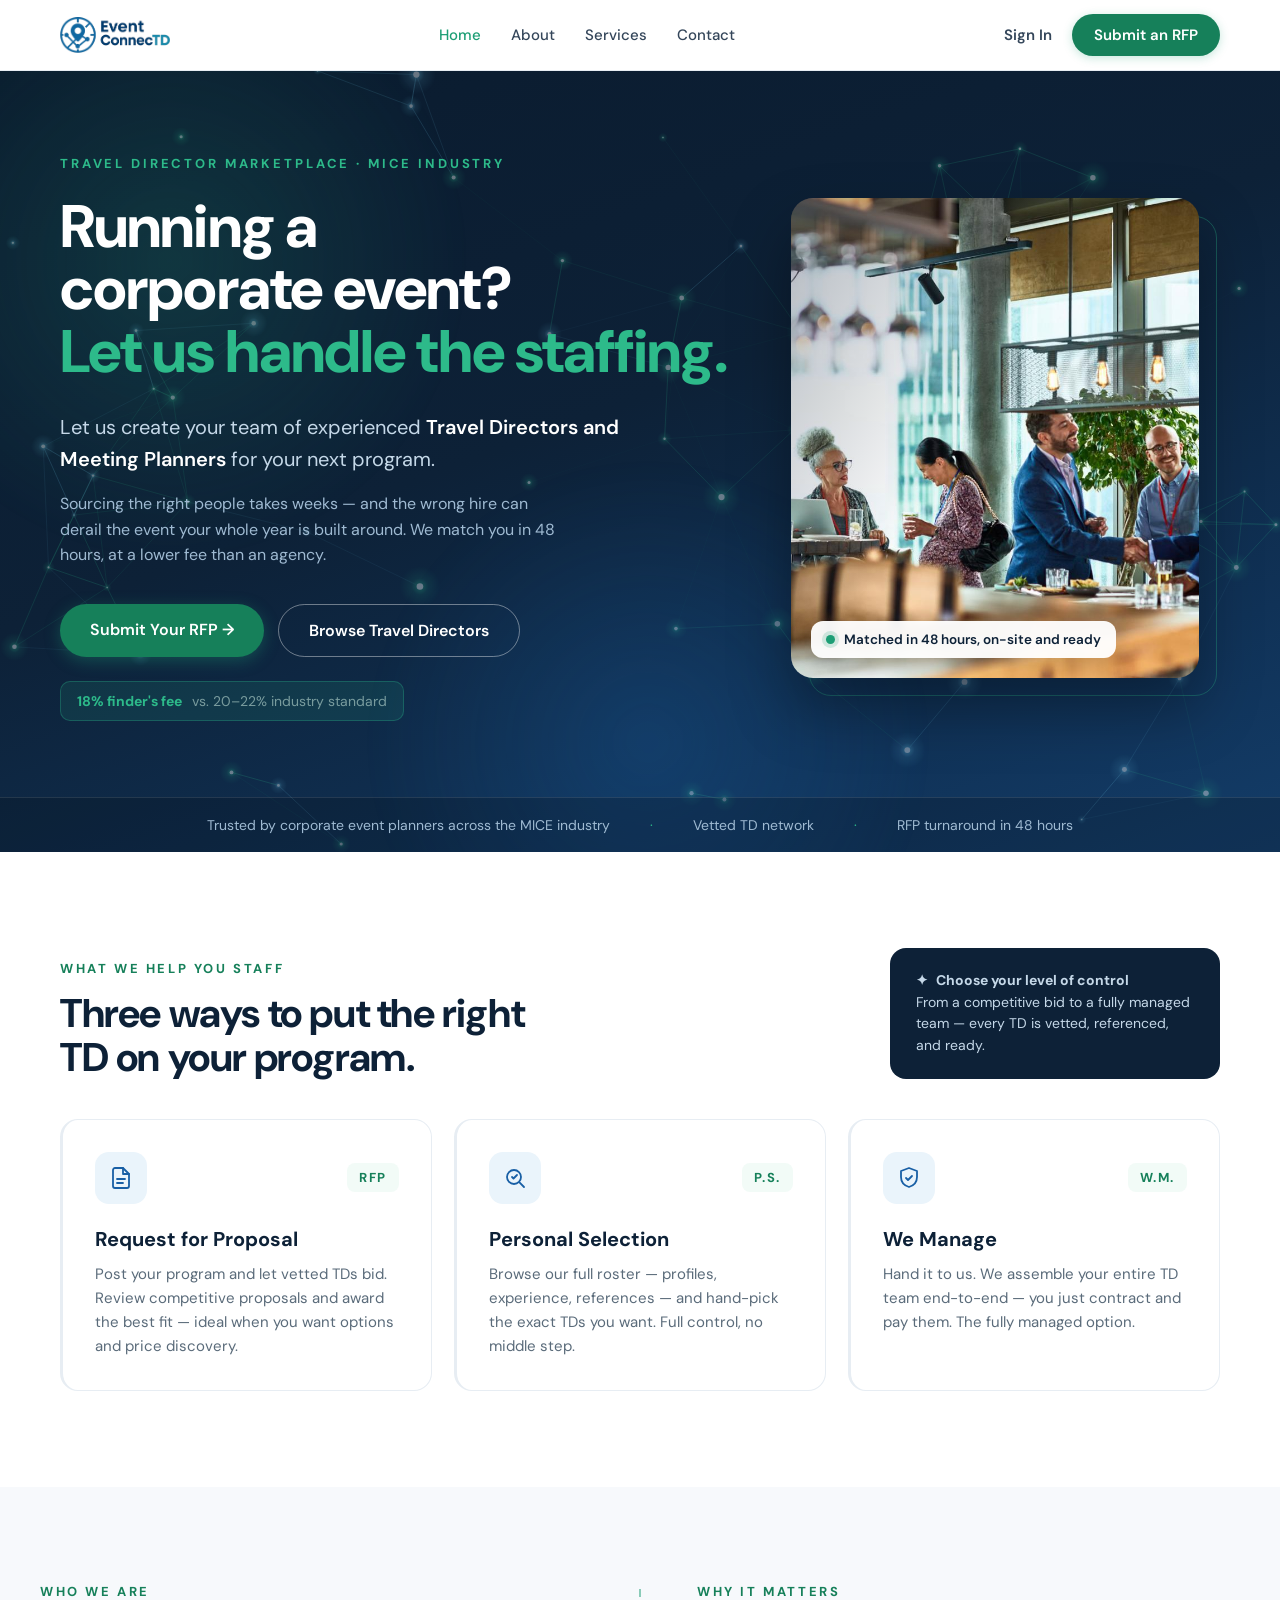
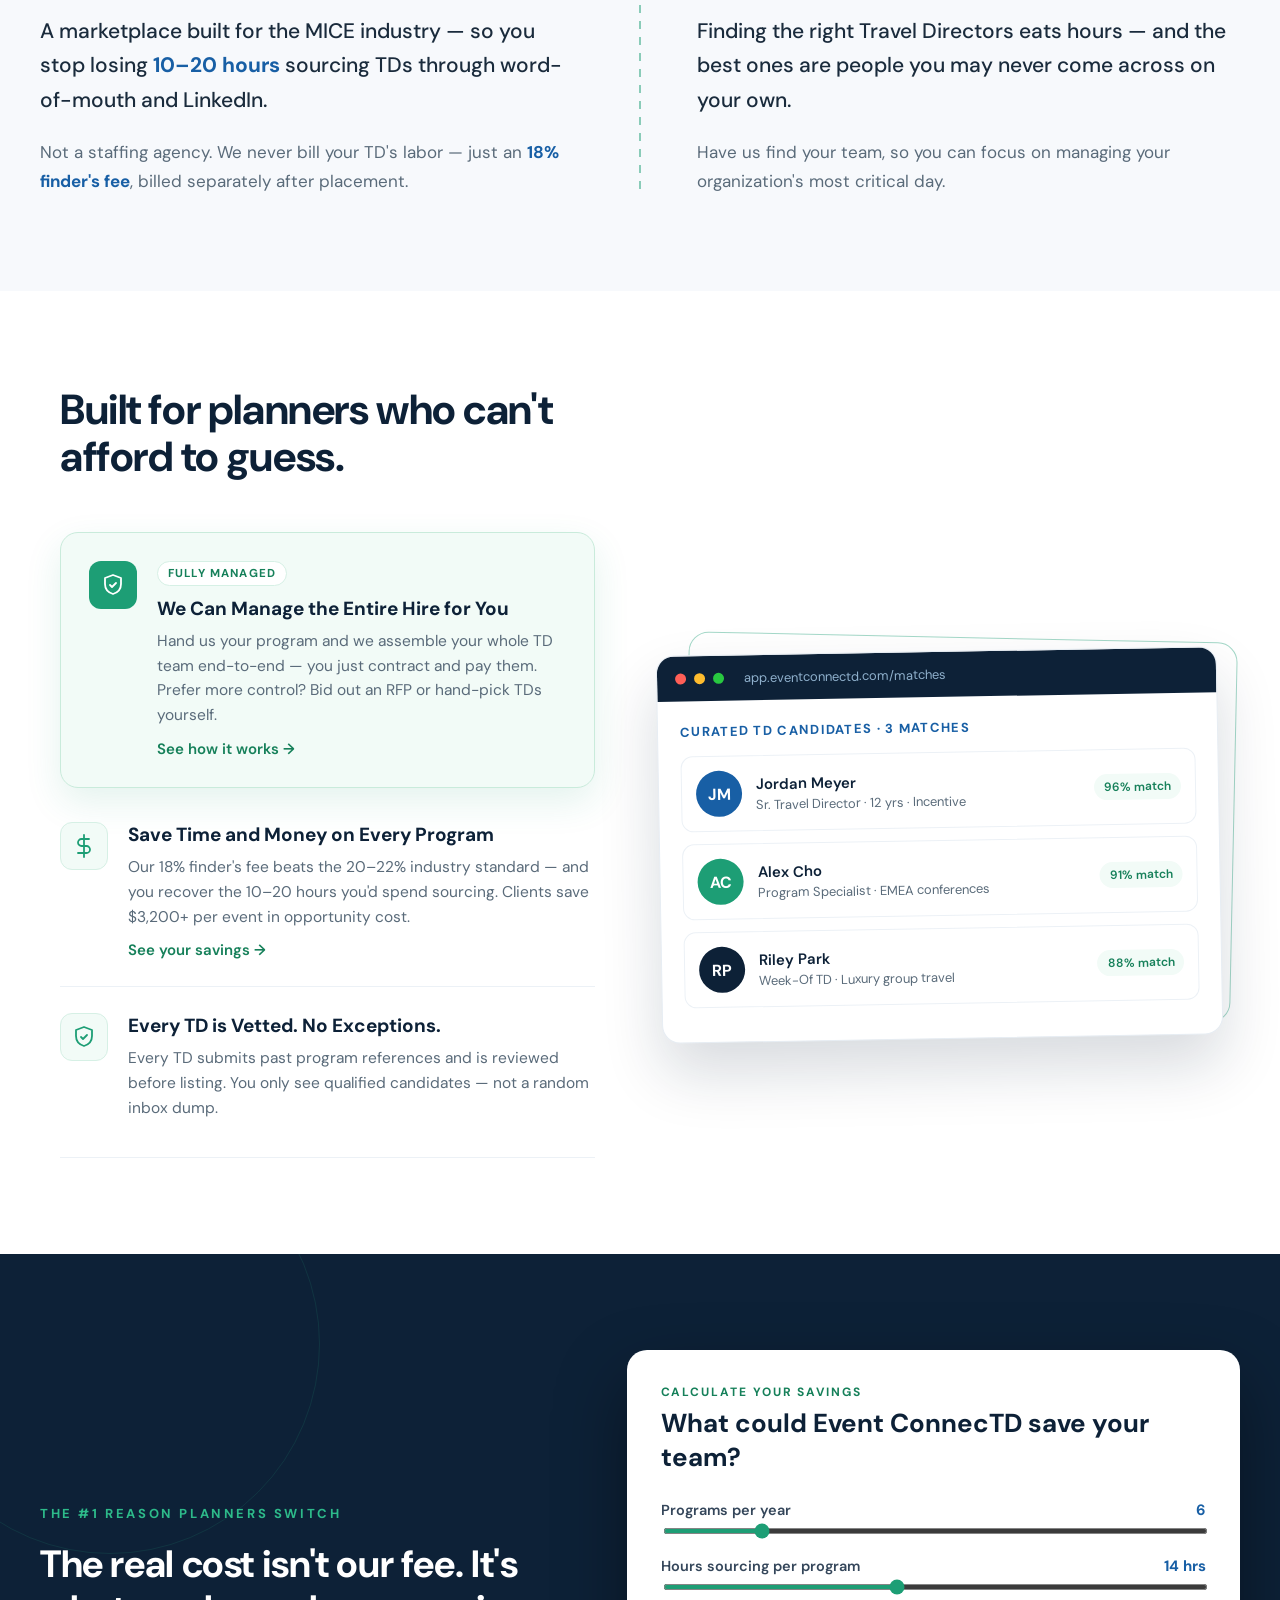
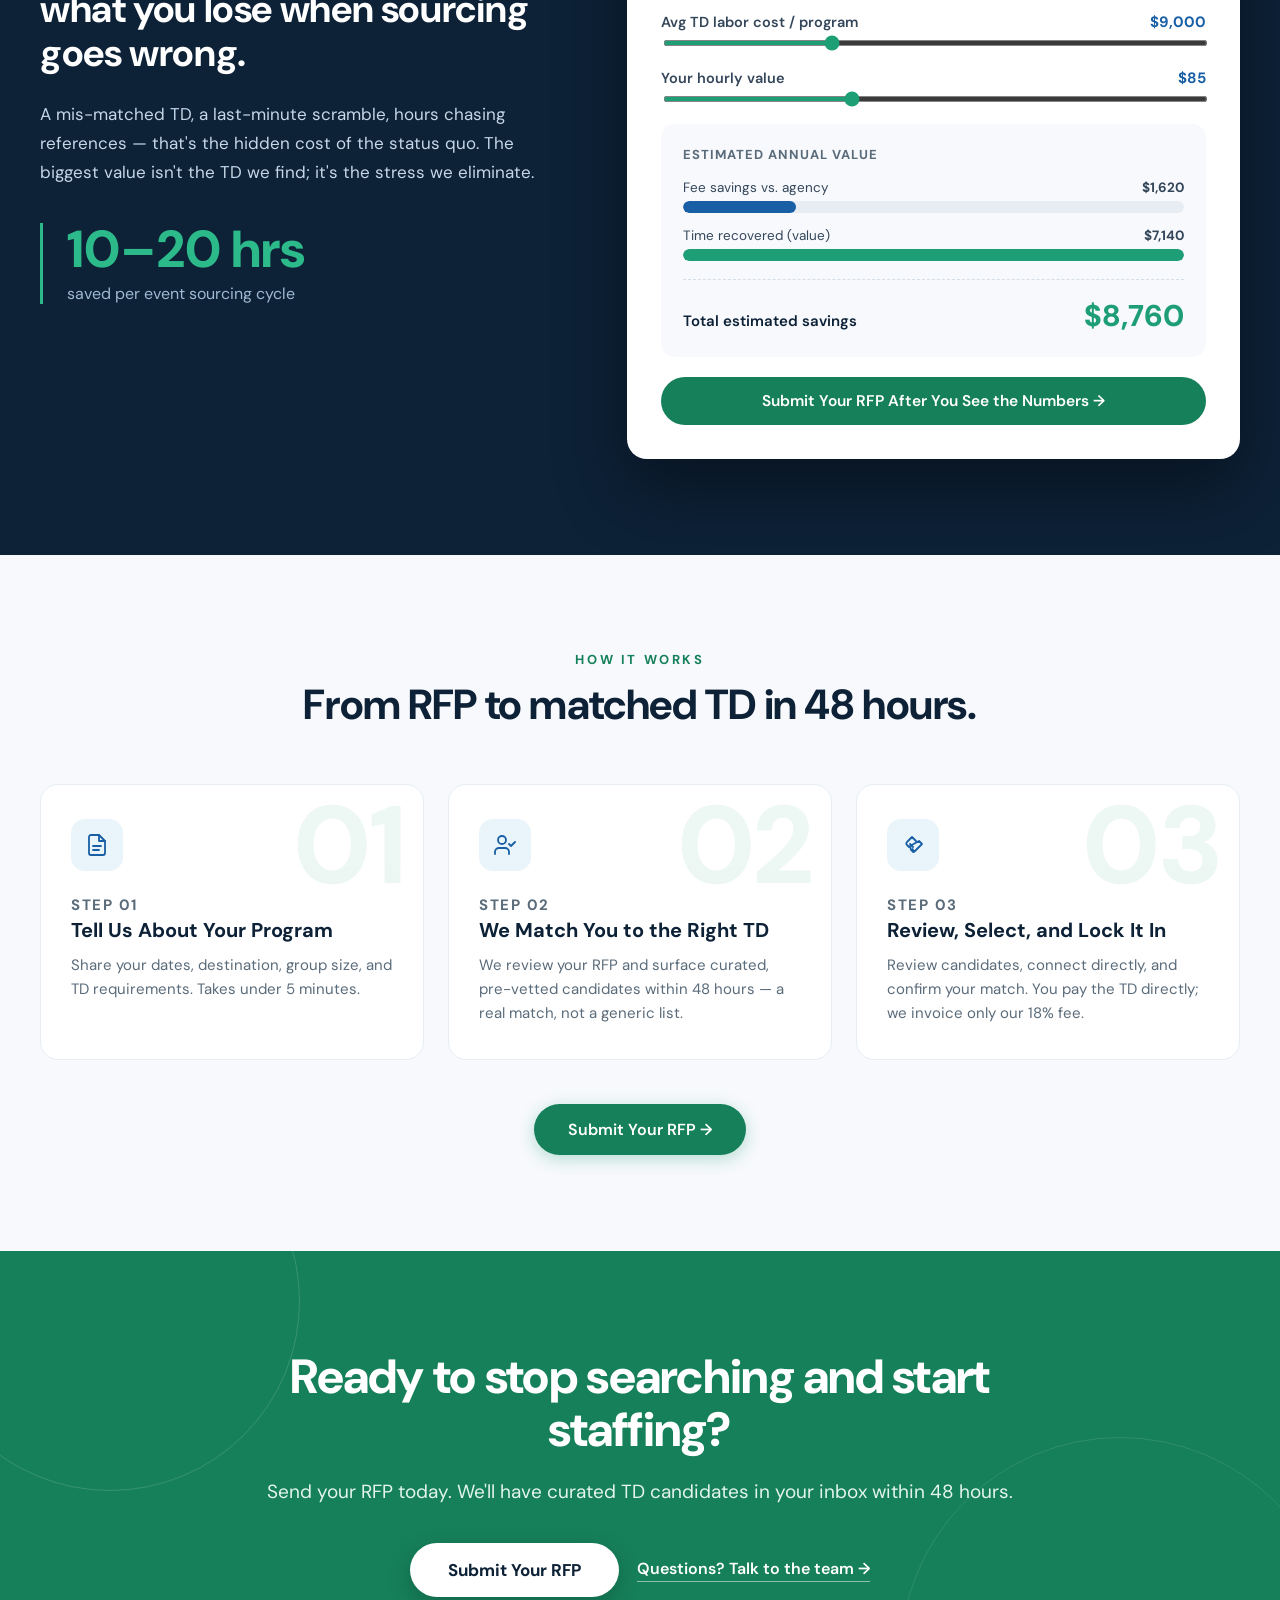
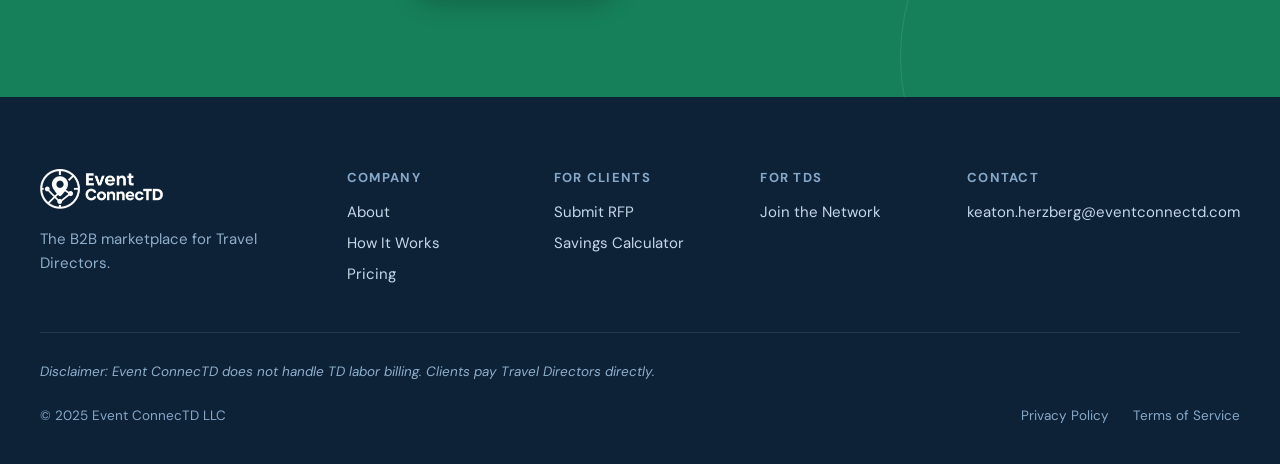
<file: index.html>
<!DOCTYPE html>
<html lang="en">
<head>
<meta charset="utf-8">
<meta name="viewport" content="width=device-width, initial-scale=1">
<title>Hire Travel Directors in 48 Hours | Event ConnecTD</title>
<meta name="description" content="The B2B marketplace for corporate event staffing. Hire vetted Travel Directors and Meeting Planners in 48 hours — 18% finder's fee, no agency markup.">
<link rel="canonical" href="https://eventconnectd.com/">
<link rel="icon" type="image/png" href="favicon.png">
<link rel="apple-touch-icon" href="apple-touch-icon.png">
<meta property="og:type" content="website">
<meta property="og:site_name" content="Event ConnecTD">
<meta property="og:title" content="Hire Travel Directors in 48 Hours | Event ConnecTD">
<meta property="og:description" content="The B2B marketplace for corporate event staffing. Hire vetted Travel Directors and Meeting Planners in 48 hours — 18% finder's fee, no agency markup.">
<meta property="og:url" content="https://eventconnectd.com/">
<meta property="og:image" content="https://eventconnectd.com/og-image.jpg">
<meta name="twitter:card" content="summary_large_image">
<script type="application/ld+json">
{
  "@context": "https://schema.org",
  "@type": "Organization",
  "name": "Event ConnecTD",
  "legalName": "Event ConnecTD LLC",
  "url": "https://eventconnectd.com/",
  "logo": "https://eventconnectd.com/apple-touch-icon.png",
  "description": "B2B marketplace connecting companies with vetted Travel Directors and Meeting Planners for corporate events and incentive travel.",
  "email": "keaton.herzberg@eventconnectd.com",
  "telephone": "+1-515-217-1890",
  "areaServed": "US"
}
</script>
<script type="application/ld+json">
{
  "@context": "https://schema.org",
  "@type": "WebSite",
  "name": "Event ConnecTD",
  "url": "https://eventconnectd.com/"
}
</script>
<link rel="preconnect" href="https://fonts.googleapis.com">
<link rel="preconnect" href="https://fonts.gstatic.com" crossorigin>
<link href="https://fonts.googleapis.com/css2?family=DM+Sans:opsz,wght@9..40,400;9..40,500;9..40,600;9..40,700;9..40,800&display=swap" rel="stylesheet">
<link rel="stylesheet" href="styles.css">
<style>
  /* ===== Homepage-specific ===== */
  .hero { background: linear-gradient(160deg, #0A1B2E 0%, #0D2137 45%, #103257 80%, #16477a 120%); color: #fff; position: relative; overflow: hidden; }
  #ec-hero-canvas { position: absolute; inset: 0; width: 100%; height: 100%; display: block; pointer-events: none; z-index: 0; opacity: 0.4; }
  .hero-blob-1 { position: absolute; top: -120px; left: -140px; width: 620px; height: 620px; border-radius: 50%; background: radial-gradient(circle, rgba(45,186,138,0.16) 0%, rgba(45,186,138,0) 68%); filter: blur(8px); animation: ecDrift1 12s ease-in-out infinite; pointer-events: none; z-index: 0; }
  .hero-blob-2 { position: absolute; bottom: -180px; left: 28%; width: 580px; height: 580px; border-radius: 50%; background: radial-gradient(circle, rgba(35,130,220,0.18) 0%, rgba(35,130,220,0) 68%); filter: blur(10px); animation: ecDrift2 15s ease-in-out infinite; pointer-events: none; z-index: 0; }
  .hero-inner { max-width: 1240px; margin: 0 auto; padding: 84px 40px 76px; display: grid; grid-template-columns: 1.05fr 0.95fr; gap: 64px; align-items: center; position: relative; z-index: 1; }
  .hero-eyebrow { font-size: 13px; letter-spacing: 0.22em; text-transform: uppercase; color: #2DBA8A; font-weight: 700; margin: 0 0 24px; }
  .hero-h1 { font-weight: 800; font-size: 60px; line-height: 1.04; margin: 0; letter-spacing: -0.015em; }
  .hero-h1 .accent { position: relative; white-space: nowrap; color: #2DBA8A; }
  .hero-sub { font-size: 20px; line-height: 1.6; max-width: 44ch; margin: 28px 0 0; color: #C5D8E8; }
  .hero-sub strong { color: #fff; font-weight: 600; }
  .hero-pain { font-size: 16px; line-height: 1.6; max-width: 46ch; margin: 16px 0 0; color: #9FBAD2; }
  .hero-ctas { display: flex; gap: 14px; margin: 36px 0 24px; flex-wrap: wrap; }
  .hero-trust-badge { display: inline-flex; align-items: center; gap: 10px; background: rgba(45,186,138,0.12); border: 1px solid rgba(45,186,138,0.3); border-radius: 10px; padding: 10px 16px; font-size: 14px; color: #CDEBE0; }
  .hero-trust-badge .fee { color: #2DBA8A; font-weight: 700; }
  .hero-trust-badge .vs { opacity: 0.55; }
  .hero-image-wrap { position: relative; }
  .hero-image-border { position: absolute; top: 18px; left: 18px; right: -18px; bottom: -18px; border: 1.5px solid rgba(45,186,138,0.35); border-radius: 22px; }
  .hero-image-inner { position: relative; border-radius: 22px; overflow: hidden; box-shadow: 0 30px 60px rgba(0,0,0,0.35); }
  .hero-image-inner img { display: block; width: 100%; height: 480px; object-fit: cover; object-position: center; }
  .hero-image-overlay { position: absolute; inset: 0; background: linear-gradient(120deg, rgba(13,33,55,0.32) 0%, rgba(13,33,55,0) 45%); }
  .hero-badge { position: absolute; left: 20px; bottom: 20px; display: inline-flex; align-items: center; gap: 9px; background: rgba(255,255,255,0.95); border-radius: 12px; padding: 10px 15px; box-shadow: 0 8px 24px rgba(0,0,0,0.22); }
  .hero-badge-dot { width: 9px; height: 9px; border-radius: 50%; background: #1D9E75; box-shadow: 0 0 0 4px rgba(29,158,117,0.18); flex-shrink: 0; }
  .hero-badge span { font-size: 13.5px; font-weight: 600; color: #0D2137; }
  .trust-bar { border-top: 1px solid rgba(255,255,255,0.1); background: rgba(0,0,0,0.18); position: relative; z-index: 1; }
  .trust-bar-inner { max-width: 1240px; margin: 0 auto; padding: 18px 40px; display: flex; flex-wrap: wrap; gap: 14px 40px; align-items: center; justify-content: center; font-size: 14px; color: #9FBAD2; }
  .trust-bar-inner .dot { color: #2DBA8A; }

  .tabs-section { padding: 96px 40px; max-width: 1240px; margin: 0 auto; }
  .tabs-header { display: flex; justify-content: space-between; align-items: flex-end; flex-wrap: wrap; gap: 24px; margin-bottom: 40px; }
  .tabs-h2 { font-weight: 700; font-size: 40px; line-height: 1.1; margin: 0; letter-spacing: -0.01em; color: #0D2137; max-width: 18ch; }
  .tabs-callout { background: #0D2137; color: #fff; border-radius: 16px; padding: 22px 26px; max-width: 330px; position: relative; overflow: hidden; }
  .tabs-callout-title { font-weight: 700; font-size: 15px; margin: 0 0 8px; color: #2DBA8A; display: flex; align-items: center; gap: 8px; }
  .tabs-callout p { margin: 0; font-size: 14px; line-height: 1.55; color: #C5D8E8; }
  .tabs-grid { display: grid; grid-template-columns: repeat(3, 1fr); gap: 22px; }
  .tab-card { background: #fff; border: 1px solid #E7EDF3; border-radius: 18px; padding: 32px; cursor: default; transition: transform .18s, box-shadow .18s, border-left-color .18s; border-left: 3px solid #E7EDF3; }
  .tab-card:hover { transform: translateY(-4px); box-shadow: 0 18px 40px rgba(13,33,55,0.1); border-left-color: #1D9E75; }
  .tab-card-top { display: flex; align-items: center; justify-content: space-between; margin-bottom: 22px; }
  .tab-icon { width: 52px; height: 52px; border-radius: 14px; background: #EAF4FB; display: flex; align-items: center; justify-content: center; color: #185FA5; flex-shrink: 0; }
  .tab-label { font-weight: 700; font-size: 13px; letter-spacing: 0.12em; color: #16805A; background: #F2FBF7; padding: 6px 12px; border-radius: 8px; }
  .tab-card h3 { font-weight: 700; font-size: 20px; margin: 0 0 10px; color: #0D2137; }
  .tab-card p { margin: 0; font-size: 15px; line-height: 1.6; color: #5A6B7A; }

  .who-section { background: #F7F9FC; padding: 96px 40px; }
  .who-inner { max-width: 1240px; margin: 0 auto; }
  .who-grid { display: grid; grid-template-columns: 1fr auto 1fr; gap: 0; align-items: stretch; }
  .who-col { padding-right: 56px; }
  .who-col-right { padding-left: 56px; padding-right: 0; }
  .who-lead { font-size: 21px; line-height: 1.65; margin: 0 0 20px; color: #1A2B3C; font-weight: 500; }
  .who-lead strong { color: #185FA5; }
  .who-body { font-size: 17px; line-height: 1.7; margin: 0; color: #5A6B7A; }
  .who-body strong { color: #185FA5; }
  .who-divider { width: 2px; align-self: stretch; background: repeating-linear-gradient(to bottom, #1D9E75 0 8px, transparent 8px 16px); opacity: 0.5; margin: 6px 0; }

  .values-section { padding: 96px 40px; max-width: 1240px; margin: 0 auto; }
  .values-h2 { font-weight: 700; font-size: 42px; line-height: 1.1; margin: 0 0 52px; letter-spacing: -0.01em; color: #0D2137; max-width: 20ch; }
  .values-grid { display: grid; grid-template-columns: 1fr 1.05fr; gap: 64px; align-items: center; }
  .value-row-feat { display: flex; gap: 20px; padding: 28px; border-radius: 18px; background: #F2FBF7; border: 1px solid #C9EBDB; box-shadow: 0 14px 36px rgba(29,158,117,0.12); margin-bottom: 8px; }
  .value-row-base { display: flex; gap: 20px; padding: 26px 0; border-bottom: 1px solid #ECF1F6; }
  .value-icon-feat { width: 48px; height: 48px; flex: none; border-radius: 12px; background: #1D9E75; display: flex; align-items: center; justify-content: center; color: #fff; }
  .value-icon-base { width: 48px; height: 48px; flex: none; border-radius: 12px; background: #F2FBF7; border: 1px solid #D6F0E5; display: flex; align-items: center; justify-content: center; color: #1D9E75; }
  .value-tag { display: inline-block; font-weight: 700; font-size: 11.5px; letter-spacing: 0.1em; text-transform: uppercase; color: #16805A; background: #fff; border: 1px solid #D6F0E5; padding: 4px 10px; border-radius: 20px; margin: 0 0 10px; }
  .value-title { font-weight: 700; font-size: 19px; margin: 0 0 8px; color: #0D2137; }
  .value-body { margin: 0 0 10px; font-size: 15.5px; line-height: 1.6; color: #5A6B7A; }
  .value-link { font-size: 15px; font-weight: 600; color: #16805A; display: inline-block; }
  .platform-wrap { position: relative; }
  .platform-border { position: absolute; inset: -14px -14px 22px 26px; border: 1.5px solid rgba(29,158,117,0.4); border-radius: 20px; transform: rotate(1.2deg); }
  .platform-card { position: relative; background: #fff; border: 1px solid #E7EDF3; border-radius: 18px; box-shadow: 0 30px 60px rgba(13,33,55,0.16); overflow: hidden; transform: rotate(-1deg); }
  .platform-bar { background: #0D2137; padding: 14px 18px; display: flex; align-items: center; gap: 8px; }
  .dot-red { width: 11px; height: 11px; border-radius: 50%; background: #ff5f57; }
  .dot-yellow { width: 11px; height: 11px; border-radius: 50%; background: #febc2e; }
  .dot-green { width: 11px; height: 11px; border-radius: 50%; background: #28c840; }
  .platform-url { margin-left: 12px; font-size: 13px; color: #8FB0CC; }
  .platform-body { padding: 22px; }
  .platform-eyebrow { margin: 0 0 16px; font-size: 13px; font-weight: 700; letter-spacing: 0.1em; text-transform: uppercase; color: #185FA5; }
  .profile-card { display: flex; align-items: center; gap: 14px; padding: 14px; border: 1px solid #ECF1F6; border-radius: 12px; margin-bottom: 12px; }
  .profile-avatar { width: 46px; height: 46px; border-radius: 50%; color: #fff; display: flex; align-items: center; justify-content: center; font-weight: 700; font-size: 16px; flex: none; }
  .profile-name { margin: 0; font-weight: 600; font-size: 15px; color: #0D2137; }
  .profile-role { margin: 2px 0 0; font-size: 13px; color: #5A6B7A; }
  .profile-match { font-size: 12px; font-weight: 600; color: #16805A; background: #F2FBF7; padding: 5px 10px; border-radius: 20px; flex: none; }

  .calc-section { background: #0D2137; color: #fff; padding: 96px 40px; position: relative; overflow: hidden; }
  .calc-ring { position: absolute; top: -120px; left: -100px; width: 420px; height: 420px; border: 1.5px solid rgba(45,186,138,0.12); border-radius: 50%; }
  .calc-inner { max-width: 1240px; margin: 0 auto; display: grid; grid-template-columns: 0.92fr 1.08fr; gap: 64px; align-items: center; position: relative; z-index: 1; }
  .calc-eyebrow { font-size: 13px; letter-spacing: 0.2em; text-transform: uppercase; color: #2DBA8A; font-weight: 700; margin: 0 0 20px; }
  .calc-h2 { font-weight: 700; font-size: 38px; line-height: 1.18; margin: 0 0 24px; letter-spacing: -0.01em; }
  .calc-body { font-size: 17px; line-height: 1.7; margin: 0 0 36px; color: #C5D8E8; max-width: 46ch; }
  .calc-stat { border-left: 3px solid #2DBA8A; padding-left: 24px; }
  .calc-stat-num { font-weight: 800; font-size: 52px; line-height: 1; margin: 0; color: #2DBA8A; }
  .calc-stat-label { margin: 8px 0 0; font-size: 16px; color: #9FBAD2; }
  .calc-card { background: #fff; color: #1A1A1A; border-radius: 20px; padding: 34px; box-shadow: 0 30px 70px rgba(0,0,0,0.4); }
  .calc-card-eyebrow { font-size: 12px; letter-spacing: 0.16em; text-transform: uppercase; color: #16805A; font-weight: 700; margin: 0 0 6px; }
  .calc-card-h3 { font-weight: 700; font-size: 26px; margin: 0 0 26px; color: #0D2137; }
  .slider-row { margin-bottom: 22px; }
  .slider-label-row { display: flex; justify-content: space-between; align-items: baseline; margin-bottom: 8px; }
  .slider-label { font-size: 14.5px; font-weight: 600; color: #34465A; }
  .slider-val { font-size: 15px; font-weight: 700; color: #185FA5; }
  input[type="range"] { width: 100%; accent-color: #1D9E75; height: 6px; cursor: pointer; display: block; }
  .results-box { background: #F7F9FC; border-radius: 14px; padding: 22px; margin-top: 8px; }
  .results-eyebrow { margin: 0 0 16px; font-size: 13px; font-weight: 700; letter-spacing: 0.08em; text-transform: uppercase; color: #5A6B7A; }
  .result-row { margin-bottom: 14px; }
  .result-labels { display: flex; justify-content: space-between; font-size: 13.5px; margin-bottom: 5px; color: #34465A; }
  .result-labels span:last-child { font-weight: 700; }
  .result-bar-track { height: 12px; background: #E7EDF3; border-radius: 6px; overflow: hidden; }
  .result-bar-fill { height: 100%; border-radius: 6px; transition: width .3s; }
  .results-total { border-top: 1px dashed #D5DEE7; margin-top: 18px; padding-top: 16px; display: flex; justify-content: space-between; align-items: baseline; }
  .results-total-label { font-size: 15px; font-weight: 600; color: #0D2137; }
  .results-total-val { font-weight: 800; font-size: 30px; color: #1D9E75; }
  .calc-cta { display: block; text-align: center; background: #16805A; color: #fff; font-weight: 600; font-size: 15.5px; padding: 14px; border-radius: 30px; margin-top: 20px; transition: background .15s; }
  .calc-cta:hover { background: #17855f; color: #fff; }

  .how-section { background: #F7F9FC; padding: 96px 40px; }
  .how-inner { max-width: 1240px; margin: 0 auto; }
  .how-header { text-align: center; margin-bottom: 56px; }
  .how-h2 { font-weight: 700; font-size: 42px; line-height: 1.1; margin: 0; letter-spacing: -0.01em; color: #0D2137; }
  .how-grid { display: grid; grid-template-columns: repeat(3, 1fr); gap: 24px; }
  .step-card { position: relative; background: #fff; border: 1px solid #E7EDF3; border-radius: 18px; padding: 34px 30px; overflow: hidden; }
  .step-bg-num { position: absolute; top: 6px; right: 18px; font-weight: 800; font-size: 110px; line-height: 1; color: #1D9E75; opacity: 0.08; pointer-events: none; user-select: none; }
  .step-content { position: relative; }
  .step-icon { width: 52px; height: 52px; border-radius: 14px; background: #EAF4FB; display: flex; align-items: center; justify-content: center; color: #185FA5; margin-bottom: 22px; }
  .step-eyebrow { font-size: 13px; font-weight: 700; letter-spacing: 0.1em; color: #16805A; margin: 0 0 8px; }
  .step-card h3 { font-weight: 700; font-size: 20px; margin: 0 0 10px; color: #0D2137; }
  .step-card p { margin: 0; font-size: 15px; line-height: 1.6; color: #5A6B7A; }
  .how-cta { text-align: center; margin-top: 44px; }

  @keyframes ecDrift1 { 0%{transform:translate(0,0) scale(1);} 50%{transform:translate(120px,-80px) scale(1.3);} 100%{transform:translate(0,0) scale(1);} }
  @keyframes ecDrift2 { 0%{transform:translate(0,0) scale(1);} 50%{transform:translate(-110px,90px) scale(1.35);} 100%{transform:translate(0,0) scale(1);} }
  @media (prefers-reduced-motion: reduce) {
    .hero-blob-1, .hero-blob-2 { animation: none; }
    #ec-hero-canvas { display: none; }
  }

  @media (max-width: 900px) {
    .hero-inner { grid-template-columns: 1fr; padding: 56px 24px 48px; }
    .hero-h1 { font-size: 38px; }
    .hero-h1 .accent { white-space: normal; }
    .tabs-section, .values-section { padding: 64px 24px; }
    .who-section, .calc-section, .how-section { padding: 64px 24px; }
    .calc-card { padding: 24px; }
    .trust-bar-inner { padding: 16px 24px; }
    .hero-image-wrap { display: none; }
    .tabs-grid { grid-template-columns: 1fr; }
    .who-grid { grid-template-columns: 1fr; }
    .who-divider { display: none; }
    .who-col { padding-right: 0; padding-bottom: 40px; border-bottom: 1px dashed rgba(29,158,117,0.3); }
    .who-col-right { padding-left: 0; padding-top: 40px; }
    .values-grid { grid-template-columns: 1fr; }
    .platform-wrap { display: none; }
    .calc-inner { grid-template-columns: 1fr; }
    .how-grid { grid-template-columns: 1fr; }
  }
</style>
</head>
<body>

<!-- NAV -->
<nav class="nav">
  <input type="checkbox" id="nav-toggle" class="nav-toggle-cb" aria-hidden="true">
  <div class="nav-inner">
    <a href="index.html" class="nav-logo">
      <img src="project/uploads/Event ConnecTD logo.png" alt="Event ConnecTD">
    </a>
    <div class="nav-links">
      <a href="index.html" class="active">Home</a>
      <a href="about.html">About</a>
      <a href="services.html">Services</a>
      <a href="contact.html">Contact</a>
    </div>
    <div class="nav-right">
      <a href="https://platform.eventconnectd.com/api/login" class="nav-signin" target="_blank" rel="noopener">Sign In</a>
      <a href="contact.html" class="nav-cta">Submit an RFP</a>
    </div>
      <label for="nav-toggle" class="nav-burger"><span></span><span></span><span></span><span class="sr-only">Toggle menu</span></label>
  </div>
  <div class="nav-mobile">
    <a href="index.html" class="active">Home</a>
    <a href="about.html">About</a>
    <a href="services.html">Services</a>
    <a href="contact.html">Contact</a>
    <a href="https://platform.eventconnectd.com/api/login" class="m-signin" target="_blank" rel="noopener">Sign In</a>
    <a href="contact.html">Submit an RFP</a>
  </div>
</nav>

<!-- HERO -->
<section id="top" class="hero">
  <canvas id="ec-hero-canvas"></canvas>
  <div class="hero-blob-1"></div>
  <div class="hero-blob-2"></div>
  <div class="hero-inner">
    <div>
      <p class="hero-eyebrow">Travel Director Marketplace · MICE Industry</p>
      <h1 class="hero-h1">Running a corporate&nbsp;event?<br><span class="accent">Let us handle the staffing.</span></h1>
      <p class="hero-sub">Let us create your team of experienced <strong>Travel Directors and Meeting Planners</strong> for your next program.</p>
      <p class="hero-pain">Sourcing the right people takes weeks — and the wrong hire can derail the event your whole year is built around. We match you in 48 hours, at a lower fee than an agency.</p>
      <div class="hero-ctas">
        <a href="contact.html" class="btn-primary">Submit Your RFP →</a>
        <a href="services.html" class="btn-outline">Browse Travel Directors</a>
      </div>
      <div class="hero-trust-badge">
        <span class="fee">18% finder's fee</span>
        <span class="vs">vs. 20–22% industry standard</span>
      </div>
    </div>
    <div class="hero-image-wrap">
      <div class="hero-image-border"></div>
      <div class="hero-image-inner">
        <img src="project/uploads/Hero image.jpeg" alt="Event planners and travel directors connecting at a networking event">
        <div class="hero-image-overlay"></div>
        <div class="hero-badge">
          <div class="hero-badge-dot"></div>
          <span>Matched in 48 hours, on-site and ready</span>
        </div>
      </div>
    </div>
  </div>
  <div class="trust-bar">
    <div class="trust-bar-inner">
      <span>Trusted by corporate event planners across the MICE industry</span>
      <span class="dot">·</span>
      <span>Vetted TD network</span>
      <span class="dot">·</span>
      <span>RFP turnaround in 48 hours</span>
    </div>
  </div>
</section>

<!-- SERVICE TABS -->
<section id="tabs" class="tabs-section">
  <div class="tabs-header">
    <div>
      <p class="eyebrow">What We Help You Staff</p>
      <h2 class="tabs-h2">Three ways to put the right TD on your program.</h2>
    </div>
    <div class="tabs-callout">
      <p class="tabs-callout-title"><span>✦</span> Choose your level of control</p>
      <p>From a competitive bid to a fully managed team — every TD is vetted, referenced, and ready.</p>
    </div>
  </div>
  <div class="tabs-grid">
    <div class="tab-card">
      <div class="tab-card-top">
        <div class="tab-icon">
          <svg width="24" height="24" viewBox="0 0 24 24" fill="none" stroke="currentColor" stroke-width="1.8" stroke-linecap="round" stroke-linejoin="round"><path d="M14 2H6a2 2 0 0 0-2 2v16a2 2 0 0 0 2 2h12a2 2 0 0 0 2-2V8z"/><path d="M14 2v6h6"/><path d="M8 13h8M8 17h6"/></svg>
        </div>
        <span class="tab-label">RFP</span>
      </div>
      <h3>Request for Proposal</h3>
      <p>Post your program and let vetted TDs bid. Review competitive proposals and award the best fit — ideal when you want options and price discovery.</p>
    </div>
    <div class="tab-card">
      <div class="tab-card-top">
        <div class="tab-icon">
          <svg width="24" height="24" viewBox="0 0 24 24" fill="none" stroke="currentColor" stroke-width="1.8" stroke-linecap="round" stroke-linejoin="round"><circle cx="11" cy="11" r="7"/><path d="m21 21-4.3-4.3"/><path d="m9 11 1.5 1.5L14 9"/></svg>
        </div>
        <span class="tab-label">P.S.</span>
      </div>
      <h3>Personal Selection</h3>
      <p>Browse our full roster — profiles, experience, references — and hand-pick the exact TDs you want. Full control, no middle step.</p>
    </div>
    <div class="tab-card">
      <div class="tab-card-top">
        <div class="tab-icon">
          <svg width="24" height="24" viewBox="0 0 24 24" fill="none" stroke="currentColor" stroke-width="1.8" stroke-linecap="round" stroke-linejoin="round"><path d="M12 2 4 5v6c0 5.5 3.8 8.7 8 10 4.2-1.3 8-4.5 8-10V5z"/><path d="m9 12 2 2 4-4"/></svg>
        </div>
        <span class="tab-label">W.M.</span>
      </div>
      <h3>We Manage</h3>
      <p>Hand it to us. We assemble your entire TD team end-to-end — you just contract and pay them. The fully managed option.</p>
    </div>
  </div>
</section>

<!-- WHO WE ARE + WHY -->
<section id="companies" class="who-section">
  <div class="who-inner">
    <div class="who-grid">
      <div class="who-col">
        <p class="eyebrow">Who We Are</p>
        <p class="who-lead">A marketplace built for the MICE industry — so you stop losing <strong>10–20 hours</strong> sourcing TDs through word-of-mouth and LinkedIn.</p>
        <p class="who-body">Not a staffing agency. We never bill your TD's labor — just an <strong>18% finder's fee</strong>, billed separately after placement.</p>
      </div>
      <div class="who-divider"></div>
      <div class="who-col who-col-right">
        <p class="eyebrow">Why It Matters</p>
        <p class="who-lead">Finding the right Travel Directors eats hours — and the best ones are people you may never come across on your own.</p>
        <p class="who-body">Have us find your team, so you can focus on managing your organization's most critical day.</p>
      </div>
    </div>
  </div>
</section>

<!-- VALUE PROPS + PLATFORM PREVIEW -->
<section class="values-section">
  <h2 class="values-h2">Built for planners who can't afford to guess.</h2>
  <div class="values-grid">
    <div>
      <div class="value-row-feat">
        <div class="value-icon-feat">
          <svg width="24" height="24" viewBox="0 0 24 24" fill="none" stroke="currentColor" stroke-width="1.8" stroke-linecap="round" stroke-linejoin="round"><path d="M12 2 4 5v6c0 5.5 3.8 8.7 8 10 4.2-1.3 8-4.5 8-10V5z"/><path d="m9 12 2 2 4-4"/></svg>
        </div>
        <div>
          <span class="value-tag">Fully managed</span>
          <p class="value-title">We Can Manage the Entire Hire for You</p>
          <p class="value-body">Hand us your program and we assemble your whole TD team end-to-end — you just contract and pay them. Prefer more control? Bid out an RFP or hand-pick TDs yourself.</p>
          <a href="#how" class="value-link">See how it works →</a>
        </div>
      </div>
      <div class="value-row-base">
        <div class="value-icon-base">
          <svg width="24" height="24" viewBox="0 0 24 24" fill="none" stroke="currentColor" stroke-width="1.8" stroke-linecap="round" stroke-linejoin="round"><line x1="12" y1="1" x2="12" y2="23"/><path d="M17 5H9.5a3.5 3.5 0 0 0 0 7h5a3.5 3.5 0 0 1 0 7H6"/></svg>
        </div>
        <div>
          <p class="value-title">Save Time and Money on Every Program</p>
          <p class="value-body">Our 18% finder's fee beats the 20–22% industry standard — and you recover the 10–20 hours you'd spend sourcing. Clients save $3,200+ per event in opportunity cost.</p>
          <a href="#calc" class="value-link">See your savings →</a>
        </div>
      </div>
      <div class="value-row-base">
        <div class="value-icon-base">
          <svg width="24" height="24" viewBox="0 0 24 24" fill="none" stroke="currentColor" stroke-width="1.8" stroke-linecap="round" stroke-linejoin="round"><path d="M12 2 4 5v6c0 5.5 3.8 8.7 8 10 4.2-1.3 8-4.5 8-10V5z"/><path d="m9 12 2 2 4-4"/></svg>
        </div>
        <div>
          <p class="value-title">Every TD is Vetted. No Exceptions.</p>
          <p class="value-body">Every TD submits past program references and is reviewed before listing. You only see qualified candidates — not a random inbox dump.</p>
        </div>
      </div>
    </div>
    <div class="platform-wrap">
      <div class="platform-border"></div>
      <div class="platform-card">
        <div class="platform-bar">
          <span class="dot-red"></span>
          <span class="dot-yellow"></span>
          <span class="dot-green"></span>
          <span class="platform-url">app.eventconnectd.com/matches</span>
        </div>
        <div class="platform-body">
          <p class="platform-eyebrow">Curated TD Candidates · 3 matches</p>
          <div class="profile-card">
            <div class="profile-avatar" style="background:#185FA5;">JM</div>
            <div style="flex:1;min-width:0;">
              <p class="profile-name">Jordan Meyer</p>
              <p class="profile-role">Sr. Travel Director · 12 yrs · Incentive</p>
            </div>
            <span class="profile-match">96% match</span>
          </div>
          <div class="profile-card">
            <div class="profile-avatar" style="background:#1D9E75;">AC</div>
            <div style="flex:1;min-width:0;">
              <p class="profile-name">Alex Cho</p>
              <p class="profile-role">Program Specialist · EMEA conferences</p>
            </div>
            <span class="profile-match">91% match</span>
          </div>
          <div class="profile-card">
            <div class="profile-avatar" style="background:#0D2137;">RP</div>
            <div style="flex:1;min-width:0;">
              <p class="profile-name">Riley Park</p>
              <p class="profile-role">Week-Of TD · Luxury group travel</p>
            </div>
            <span class="profile-match">88% match</span>
          </div>
        </div>
      </div>
    </div>
  </div>
</section>

<!-- SAVINGS CALCULATOR -->
<section id="calc" class="calc-section">
  <div class="calc-ring"></div>
  <div class="calc-inner">
    <div>
      <p class="calc-eyebrow">The #1 Reason Planners Switch</p>
      <h2 class="calc-h2">The real cost isn't our fee. It's what you lose when sourcing goes wrong.</h2>
      <p class="calc-body">A mis-matched TD, a last-minute scramble, hours chasing references — that's the hidden cost of the status quo. The biggest value isn't the TD we find; it's the stress we eliminate.</p>
      <div class="calc-stat">
        <p class="calc-stat-num">10–20 hrs</p>
        <p class="calc-stat-label">saved per event sourcing cycle</p>
      </div>
    </div>
    <div class="calc-card">
      <p class="calc-card-eyebrow">Calculate Your Savings</p>
      <h3 class="calc-card-h3">What could Event ConnecTD save your team?</h3>
      <div class="slider-row">
        <div class="slider-label-row">
          <label class="slider-label" for="s-programs">Programs per year</label>
          <span class="slider-val" id="v-programs">6</span>
        </div>
        <input type="range" id="s-programs" min="1" max="30" step="1" value="6">
      </div>
      <div class="slider-row">
        <div class="slider-label-row">
          <label class="slider-label" for="s-hours">Hours sourcing per program</label>
          <span class="slider-val" id="v-hours">14 hrs</span>
        </div>
        <input type="range" id="s-hours" min="2" max="30" step="1" value="14">
      </div>
      <div class="slider-row">
        <div class="slider-label-row">
          <label class="slider-label" for="s-labor">Avg TD labor cost / program</label>
          <span class="slider-val" id="v-labor">$9,000</span>
        </div>
        <input type="range" id="s-labor" min="2000" max="25000" step="500" value="9000">
      </div>
      <div class="slider-row">
        <div class="slider-label-row">
          <label class="slider-label" for="s-rate">Your hourly value</label>
          <span class="slider-val" id="v-rate">$85</span>
        </div>
        <input type="range" id="s-rate" min="25" max="200" step="5" value="85">
      </div>
      <div class="results-box">
        <p class="results-eyebrow">Estimated annual value</p>
        <div class="result-row">
          <div class="result-labels"><span>Fee savings vs. agency</span><span id="fee-display">$1,620</span></div>
          <div class="result-bar-track"><div class="result-bar-fill" id="fee-bar" style="width:44%;background:#185FA5;"></div></div>
        </div>
        <div class="result-row">
          <div class="result-labels"><span>Time recovered (value)</span><span id="time-display">$7,140</span></div>
          <div class="result-bar-track"><div class="result-bar-fill" id="time-bar" style="width:100%;background:#1D9E75;"></div></div>
        </div>
        <div class="results-total">
          <span class="results-total-label">Total estimated savings</span>
          <span class="results-total-val" id="total-display">$8,760</span>
        </div>
      </div>
      <a href="contact.html" class="calc-cta">Submit Your RFP After You See the Numbers →</a>
    </div>
  </div>
</section>

<!-- HOW IT WORKS -->
<section id="how" class="how-section">
  <div class="how-inner">
    <div class="how-header">
      <p class="eyebrow">How It Works</p>
      <h2 class="how-h2">From RFP to matched TD in 48 hours.</h2>
    </div>
    <div class="how-grid">
      <div class="step-card">
        <span class="step-bg-num">01</span>
        <div class="step-content">
          <div class="step-icon">
            <svg width="24" height="24" viewBox="0 0 24 24" fill="none" stroke="currentColor" stroke-width="1.8" stroke-linecap="round" stroke-linejoin="round"><path d="M14 2H6a2 2 0 0 0-2 2v16a2 2 0 0 0 2 2h12a2 2 0 0 0 2-2V8z"/><path d="M14 2v6h6"/><path d="M8 13h8M8 17h6"/></svg>
          </div>
          <p class="step-eyebrow">STEP 01</p>
          <h3>Tell Us About Your Program</h3>
          <p>Share your dates, destination, group size, and TD requirements. Takes under 5 minutes.</p>
        </div>
      </div>
      <div class="step-card">
        <span class="step-bg-num">02</span>
        <div class="step-content">
          <div class="step-icon">
            <svg width="24" height="24" viewBox="0 0 24 24" fill="none" stroke="currentColor" stroke-width="1.8" stroke-linecap="round" stroke-linejoin="round"><path d="M16 21v-2a4 4 0 0 0-4-4H6a4 4 0 0 0-4 4v2"/><circle cx="9" cy="7" r="4"/><path d="m16 11 2 2 4-4"/></svg>
          </div>
          <p class="step-eyebrow">STEP 02</p>
          <h3>We Match You to the Right TD</h3>
          <p>We review your RFP and surface curated, pre-vetted candidates within 48 hours — a real match, not a generic list.</p>
        </div>
      </div>
      <div class="step-card">
        <span class="step-bg-num">03</span>
        <div class="step-content">
          <div class="step-icon">
            <svg width="24" height="24" viewBox="0 0 24 24" fill="none" stroke="currentColor" stroke-width="1.8" stroke-linecap="round" stroke-linejoin="round"><path d="M11 17a2 2 0 0 0 2 2l-1.5-3M8 14l-2-2a2 2 0 0 1 0-3l5-5 4 4"/><path d="m18 8 3 3-7 7-4-1-1-4z"/><path d="M9 11l3 3"/></svg>
          </div>
          <p class="step-eyebrow">STEP 03</p>
          <h3>Review, Select, and Lock It In</h3>
          <p>Review candidates, connect directly, and confirm your match. You pay the TD directly; we invoice only our 18% fee.</p>
        </div>
      </div>
    </div>
    <div class="how-cta">
      <a href="contact.html" class="btn-primary-lg">Submit Your RFP →</a>
    </div>
  </div>
</section>

<!-- FOOTER CTA -->
<section class="footer-cta">
  <div class="footer-cta-ring-1"></div>
  <div class="footer-cta-ring-2"></div>
  <div class="footer-cta-inner">
    <h2>Ready to stop searching and start staffing?</h2>
    <p>Send your RFP today. We'll have curated TD candidates in your inbox within 48 hours.</p>
    <div class="footer-cta-btns">
      <a href="contact.html" class="btn-white">Submit Your RFP</a>
      <a href="contact.html" class="btn-text">Questions? Talk to the team →</a>
    </div>
  </div>
</section>

<!-- FOOTER -->
<footer>
  <div class="footer-inner">
    <div class="footer-grid">
      <div class="footer-logo">
        <img src="project/uploads/Event ConnecTD logo.png" alt="Event ConnecTD">
        <p class="footer-tagline">The B2B marketplace for Travel Directors.</p>
      </div>
      <div>
        <p class="footer-col-label">Company</p>
        <div class="footer-links">
          <a href="about.html">About</a>
          <a href="index.html#how">How It Works</a>
          <a href="about.html#fee">Pricing</a>
        </div>
      </div>
      <div>
        <p class="footer-col-label">For Clients</p>
        <div class="footer-links">
          <a href="contact.html">Submit RFP</a>
          <a href="index.html#calc">Savings Calculator</a>
        </div>
      </div>
      <div>
        <p class="footer-col-label">For TDs</p>
        <div class="footer-links">
          <a href="services.html">Join the Network</a>
        </div>
      </div>
      <div>
        <p class="footer-col-label">Contact</p>
        <div class="footer-links">
          <a href="mailto:keaton.herzberg@eventconnectd.com">keaton.herzberg@eventconnectd.com</a>
        </div>
      </div>
    </div>
    <p class="footer-disclaimer">Disclaimer: Event ConnecTD does not handle TD labor billing. Clients pay Travel Directors directly.</p>
    <div class="footer-bottom">
      <span>© 2025 Event ConnecTD LLC</span>
      <div class="footer-bottom-links">
        <a href="privacy.html">Privacy Policy</a>
        <a href="terms.html">Terms of Service</a>
      </div>
    </div>
  </div>
</footer>

<script>
// ===== SAVINGS CALCULATOR =====
(function() {
  const fmt = (n) => '$' + Math.round(n).toLocaleString('en-US');
  const sPrograms = document.getElementById('s-programs');
  const sHours    = document.getElementById('s-hours');
  const sLabor    = document.getElementById('s-labor');
  const sRate     = document.getElementById('s-rate');
  const vPrograms = document.getElementById('v-programs');
  const vHours    = document.getElementById('v-hours');
  const vLabor    = document.getElementById('v-labor');
  const vRate     = document.getElementById('v-rate');
  const feeDisplay  = document.getElementById('fee-display');
  const timeDisplay = document.getElementById('time-display');
  const totalDisplay = document.getElementById('total-display');
  const feeBar  = document.getElementById('fee-bar');
  const timeBar = document.getElementById('time-bar');

  function update() {
    const programs = +sPrograms.value, hours = +sHours.value, labor = +sLabor.value, rate = +sRate.value;
    vPrograms.textContent = programs;
    vHours.textContent    = hours + ' hrs';
    vLabor.textContent    = fmt(labor);
    vRate.textContent     = fmt(rate);
    const feeSavings  = labor * 0.03 * programs;
    const timeSavings = hours * rate * programs;
    const total = feeSavings + timeSavings;
    const max = Math.max(feeSavings, timeSavings, 1);
    feeDisplay.textContent  = fmt(feeSavings);
    timeDisplay.textContent = fmt(timeSavings);
    totalDisplay.textContent = fmt(total);
    feeBar.style.width  = Math.max(6, (feeSavings  / max) * 100) + '%';
    timeBar.style.width = Math.max(6, (timeSavings / max) * 100) + '%';
  }
  [sPrograms, sHours, sLabor, sRate].forEach(s => s.addEventListener('input', update));
  update();
})();

// ===== HERO CANVAS NETWORK =====
(function() {
  const reduce = window.matchMedia && window.matchMedia('(prefers-reduced-motion: reduce)').matches;
  if (reduce) return;
  const canvas  = document.getElementById('ec-hero-canvas');
  const section = canvas.parentElement;
  const ctx     = canvas.getContext('2d');
  const dpr     = Math.min(window.devicePixelRatio || 1, 2);
  const TEAL = [45, 186, 138], SKY = [111, 201, 232];
  const LINK = 150, LINK2 = LINK * LINK, MOUSE_R = 220, MOUSE_R2 = MOUSE_R * MOUSE_R;
  let W = 0, H = 0, nodes = [], t = 0, raf;
  const mouse = { x: -9999, y: -9999, active: false };

  function resize() {
    W = section.clientWidth; H = section.clientHeight;
    canvas.width = W * dpr; canvas.height = H * dpr;
    ctx.setTransform(dpr, 0, 0, dpr, 0, 0);
    const count = Math.max(40, Math.min(120, Math.round((W * H) / 16000)));
    nodes = Array.from({ length: count }, () => ({
      x: Math.random() * W, y: Math.random() * H,
      vx: (Math.random() - 0.5) * 0.45, vy: (Math.random() - 0.5) * 0.45,
      r: 1.2 + Math.random() * 2.4, col: Math.random() < 0.35 ? SKY : TEAL,
      pulse: Math.random() * Math.PI * 2,
    }));
  }
  window.addEventListener('resize', resize);
  resize();
  section.addEventListener('pointermove', (e) => {
    const rect = section.getBoundingClientRect();
    mouse.x = e.clientX - rect.left; mouse.y = e.clientY - rect.top; mouse.active = true;
  });
  section.addEventListener('pointerleave', () => { mouse.active = false; mouse.x = -9999; mouse.y = -9999; });

  function frame() {
    t += 0.016;
    ctx.clearRect(0, 0, W, H);
    for (const n of nodes) {
      n.x += n.vx; n.y += n.vy;
      if (n.x < -20) n.x = W + 20; else if (n.x > W + 20) n.x = -20;
      if (n.y < -20) n.y = H + 20; else if (n.y > H + 20) n.y = -20;
      if (mouse.active) {
        const dx = mouse.x - n.x, dy = mouse.y - n.y, d2 = dx * dx + dy * dy;
        if (d2 < MOUSE_R2) { const f = (1 - d2 / MOUSE_R2) * 0.035; n.x += dx * f; n.y += dy * f; }
      }
    }
    ctx.lineWidth = 1;
    for (let i = 0; i < nodes.length; i++) {
      const a = nodes[i];
      for (let j = i + 1; j < nodes.length; j++) {
        const b = nodes[j];
        const dx = a.x - b.x, dy = a.y - b.y, d2 = dx * dx + dy * dy;
        if (d2 < LINK2) {
          const o = 1 - d2 / LINK2, c = a.col;
          ctx.strokeStyle = 'rgba(' + c[0] + ',' + c[1] + ',' + c[2] + ',' + (o * 0.55).toFixed(3) + ')';
          ctx.beginPath(); ctx.moveTo(a.x, a.y); ctx.lineTo(b.x, b.y); ctx.stroke();
        }
      }
    }
    if (mouse.active) {
      for (const n of nodes) {
        const dx = mouse.x - n.x, dy = mouse.y - n.y, d2 = dx * dx + dy * dy;
        if (d2 < MOUSE_R2) {
          const o = 1 - d2 / MOUSE_R2;
          ctx.strokeStyle = 'rgba(255,255,255,' + (o * 0.5).toFixed(3) + ')';
          ctx.lineWidth = 1.2;
          ctx.beginPath(); ctx.moveTo(mouse.x, mouse.y); ctx.lineTo(n.x, n.y); ctx.stroke();
        }
      }
    }
    for (const n of nodes) {
      const pr = n.r + Math.sin(t * 1.6 + n.pulse) * 0.6, c = n.col;
      const g = ctx.createRadialGradient(n.x, n.y, 0, n.x, n.y, pr * 5);
      g.addColorStop(0, 'rgba(' + c[0] + ',' + c[1] + ',' + c[2] + ',0.9)');
      g.addColorStop(0.4, 'rgba(' + c[0] + ',' + c[1] + ',' + c[2] + ',0.25)');
      g.addColorStop(1, 'rgba(' + c[0] + ',' + c[1] + ',' + c[2] + ',0)');
      ctx.fillStyle = g;
      ctx.beginPath(); ctx.arc(n.x, n.y, pr * 5, 0, Math.PI * 2); ctx.fill();
      ctx.fillStyle = 'rgba(255,255,255,0.95)';
      ctx.beginPath(); ctx.arc(n.x, n.y, pr * 0.8, 0, Math.PI * 2); ctx.fill();
    }
    if (mouse.active) {
      const g = ctx.createRadialGradient(mouse.x, mouse.y, 0, mouse.x, mouse.y, 22);
      g.addColorStop(0, 'rgba(45,186,138,0.9)'); g.addColorStop(1, 'rgba(45,186,138,0)');
      ctx.fillStyle = g;
      ctx.beginPath(); ctx.arc(mouse.x, mouse.y, 22, 0, Math.PI * 2); ctx.fill();
    }
    raf = requestAnimationFrame(frame);
  }
  frame();
})();
</script>
</body>
</html>
</file>
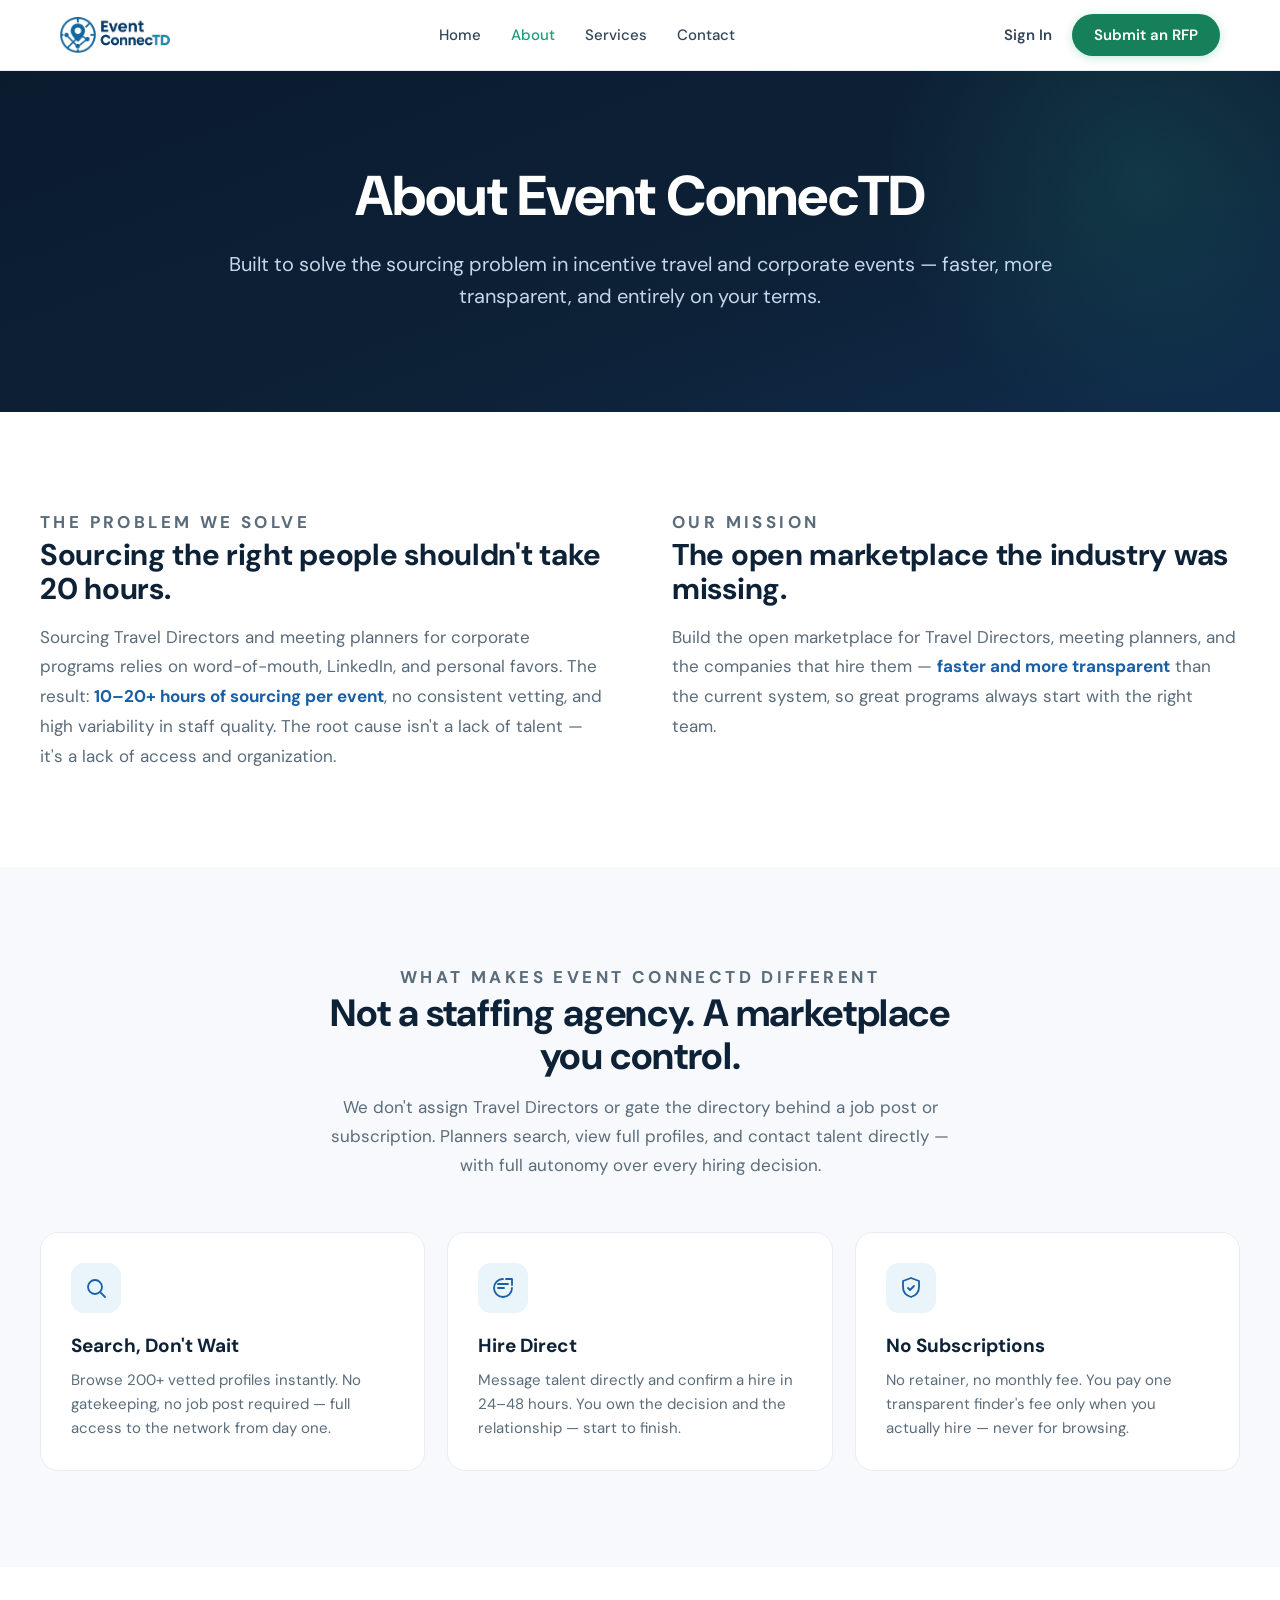
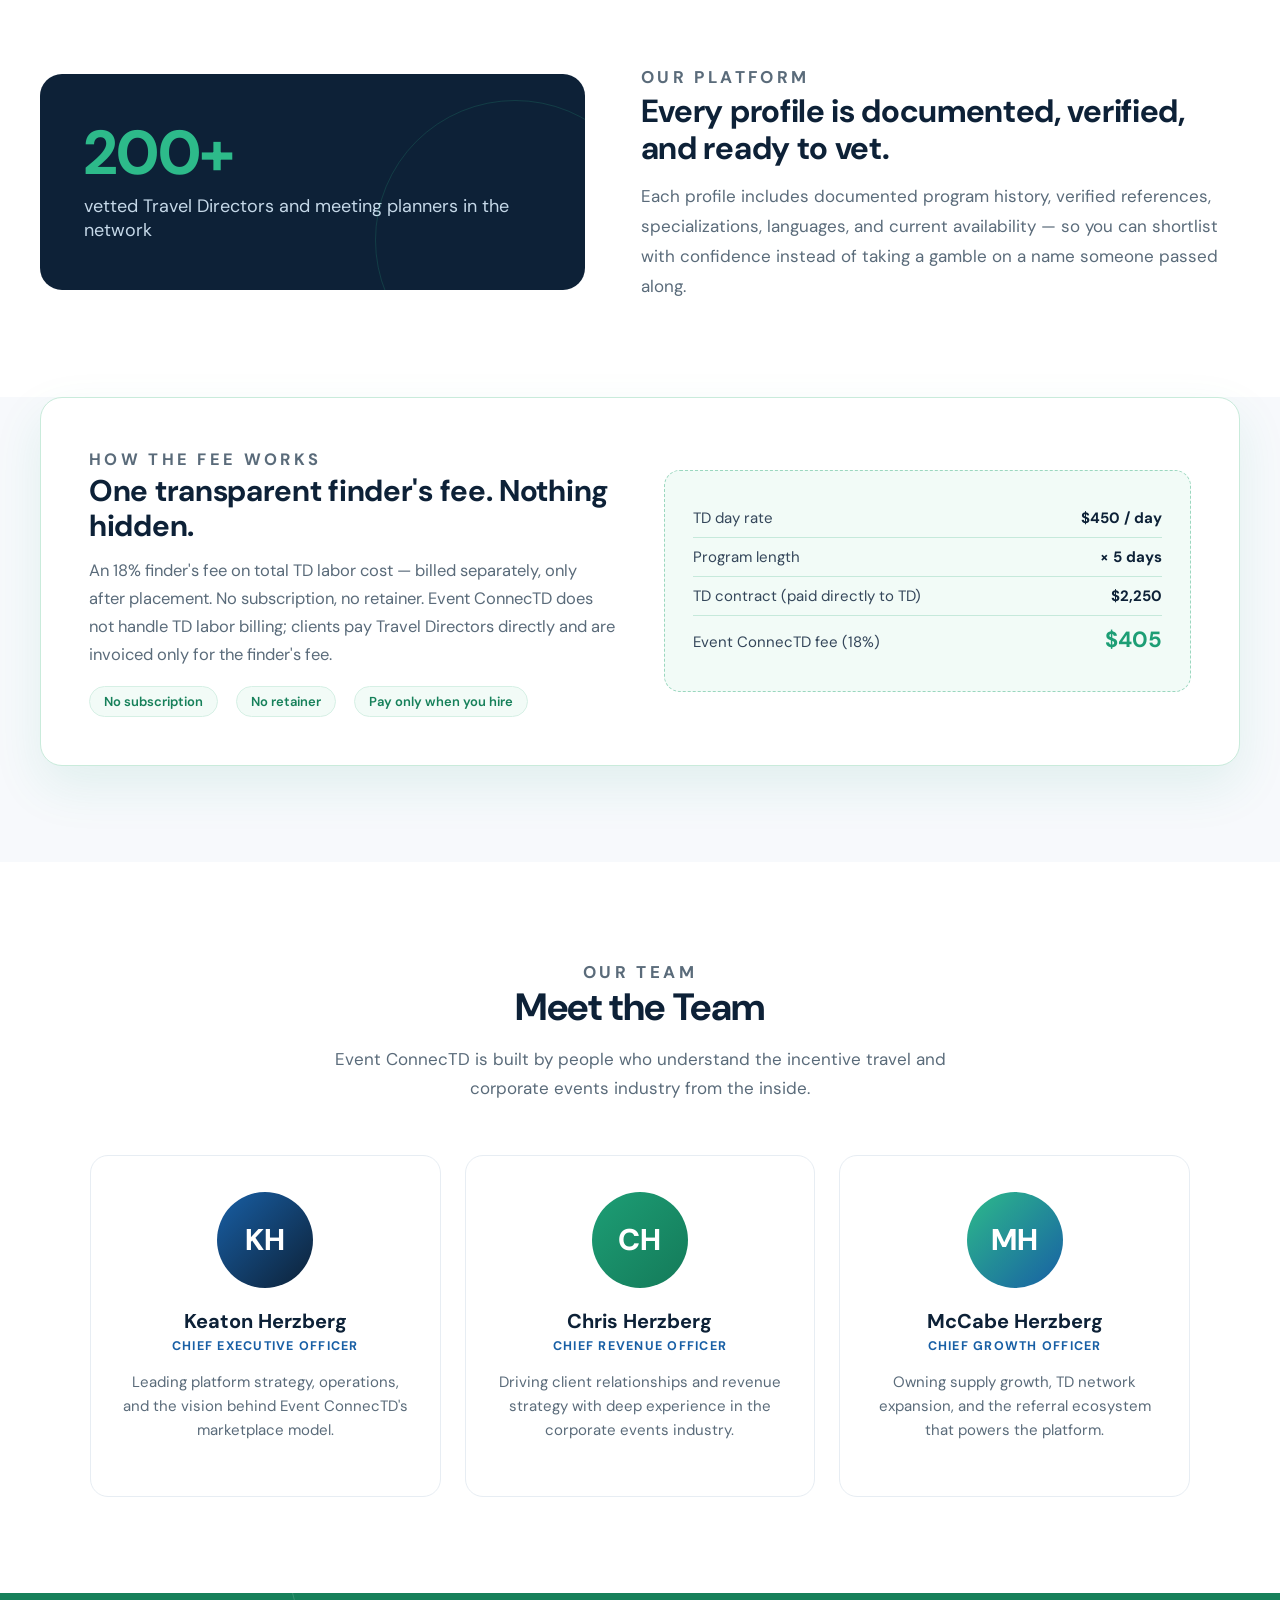
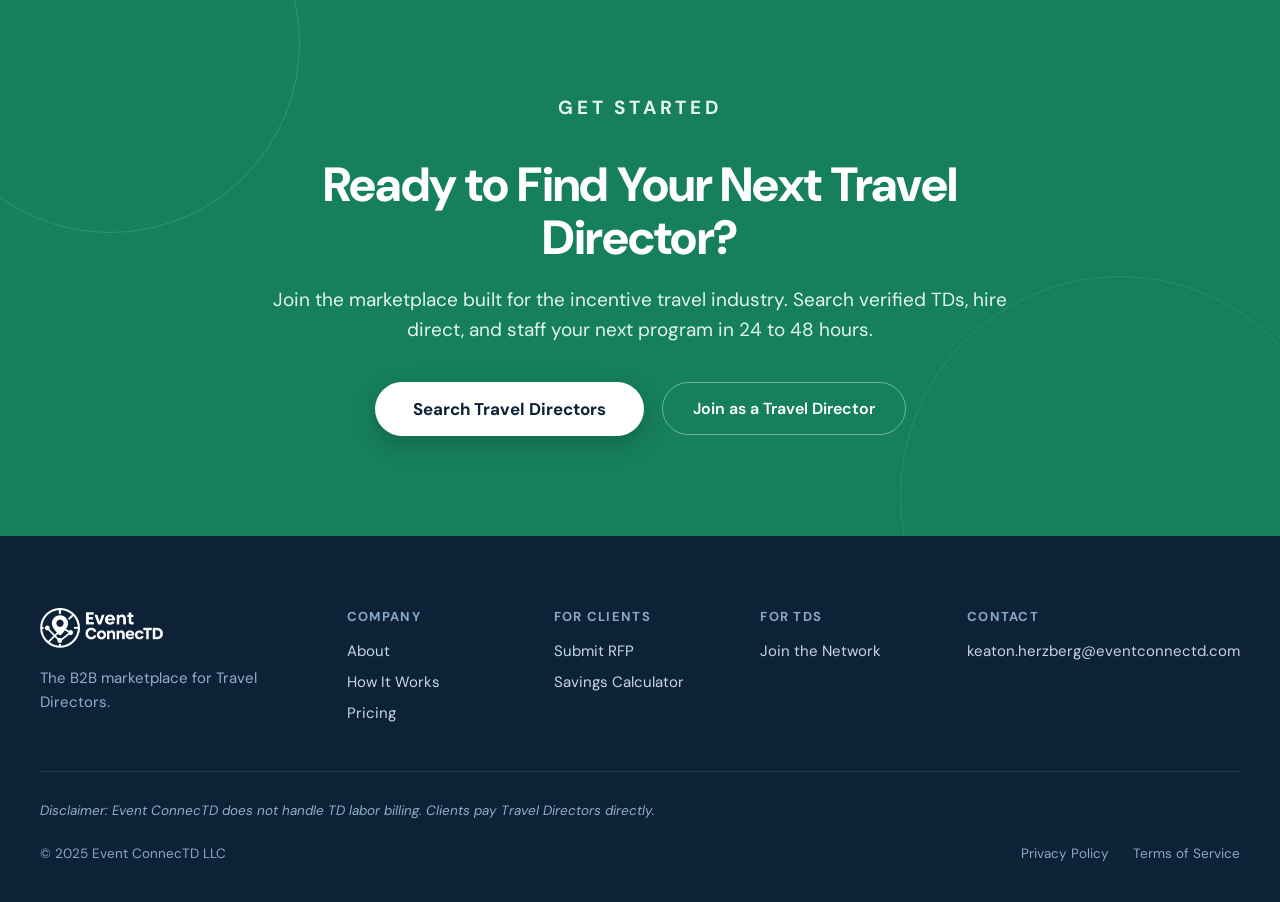
<file: about.html>
<!DOCTYPE html>
<html lang="en">
<head>
<meta charset="utf-8">
<meta name="viewport" content="width=device-width, initial-scale=1">
<title>About Event ConnecTD | The Travel Director Marketplace</title>
<meta name="description" content="Event ConnecTD is the open marketplace for the MICE industry — 200+ vetted Travel Directors, a transparent 18% finder's fee, and no staffing-agency middleman.">
<link rel="canonical" href="https://eventconnectd.com/about.html">
<link rel="icon" type="image/png" href="favicon.png">
<link rel="apple-touch-icon" href="apple-touch-icon.png">
<meta property="og:type" content="website">
<meta property="og:site_name" content="Event ConnecTD">
<meta property="og:title" content="About Event ConnecTD | The Travel Director Marketplace">
<meta property="og:description" content="Event ConnecTD is the open marketplace for the MICE industry — 200+ vetted Travel Directors, a transparent 18% finder's fee, and no staffing-agency middleman.">
<meta property="og:url" content="https://eventconnectd.com/about.html">
<meta property="og:image" content="https://eventconnectd.com/og-image.jpg">
<meta name="twitter:card" content="summary_large_image">
<script type="application/ld+json">
{
  "@context": "https://schema.org",
  "@type": "BreadcrumbList",
  "itemListElement": [
    {
      "@type": "ListItem",
      "position": 1,
      "name": "Home",
      "item": "https://eventconnectd.com/"
    },
    {
      "@type": "ListItem",
      "position": 2,
      "name": "About",
      "item": "https://eventconnectd.com/about.html"
    }
  ]
}
</script>
<link rel="preconnect" href="https://fonts.googleapis.com">
<link rel="preconnect" href="https://fonts.gstatic.com" crossorigin>
<link href="https://fonts.googleapis.com/css2?family=DM+Sans:opsz,wght@9..40,400;9..40,500;9..40,600;9..40,700;9..40,800&display=swap" rel="stylesheet">
<link rel="stylesheet" href="styles.css">
<style>
  .about-intro { padding: 96px 40px; }
  .intro-grid { display: grid; grid-template-columns: 1fr 1fr; gap: 64px; }
  .intro-block h2 { font-weight: 700; font-size: 30px; line-height: 1.15; margin: 0 0 16px; letter-spacing: -0.01em; color: #0D2137; }
  .intro-block p { font-size: 17px; line-height: 1.75; margin: 0; color: #5A6B7A; }
  .intro-block p strong { color: #185FA5; }

  .diff-section { background: #F7F9FC; padding: 96px 40px; }
  .diff-head { text-align: center; max-width: 640px; margin: 0 auto 52px; }
  .diff-head h2 { font-weight: 700; font-size: 38px; line-height: 1.12; margin: 0 0 16px; letter-spacing: -0.01em; color: #0D2137; }
  .diff-head p { font-size: 17px; line-height: 1.7; color: #5A6B7A; margin: 0; }
  .diff-grid { display: grid; grid-template-columns: repeat(3, 1fr); gap: 22px; max-width: 1240px; margin: 0 auto; }
  .diff-card { background: #fff; border: 1px solid #E7EDF3; border-radius: 18px; padding: 30px; transition: transform .18s, box-shadow .18s; }
  .diff-card:hover { transform: translateY(-4px); box-shadow: 0 18px 40px rgba(13,33,55,0.1); }
  .diff-icon { width: 50px; height: 50px; border-radius: 13px; background: #EAF4FB; display: flex; align-items: center; justify-content: center; color: #185FA5; margin-bottom: 20px; }
  .diff-card h3 { font-weight: 700; font-size: 19px; margin: 0 0 10px; color: #0D2137; }
  .diff-card p { margin: 0; font-size: 15px; line-height: 1.6; color: #5A6B7A; }

  .platform-section { padding: 96px 40px; }
  .platform-section-grid { display: grid; grid-template-columns: 1fr 1.1fr; gap: 56px; align-items: center; max-width: 1240px; margin: 0 auto; }
  .platform-stat { background: #0D2137; color: #fff; border-radius: 22px; padding: 48px 44px; position: relative; overflow: hidden; }
  .platform-stat::after { content: ""; position: absolute; bottom: -90px; right: -70px; width: 280px; height: 280px; border: 1.5px solid rgba(45,186,138,0.18); border-radius: 50%; }
  .platform-stat .big { font-weight: 800; font-size: 62px; line-height: 1; margin: 0; color: #2DBA8A; letter-spacing: -0.02em; }
  .platform-stat .big-label { font-size: 18px; margin: 10px 0 0; color: #C5D8E8; }
  .platform-text h2 { font-weight: 700; font-size: 32px; line-height: 1.15; margin: 0 0 16px; letter-spacing: -0.01em; color: #0D2137; }
  .platform-text p { font-size: 17px; line-height: 1.75; margin: 0; color: #5A6B7A; }

  .fee-section { background: #F7F9FC; padding: 0 40px 96px; }
  .fee-card { max-width: 1240px; margin: 0 auto; background: #fff; border: 1px solid #C9EBDB; border-radius: 22px; padding: 48px; display: grid; grid-template-columns: 1fr 1fr; gap: 48px; align-items: center; box-shadow: 0 20px 50px rgba(29,158,117,0.1); }
  .fee-card h2 { font-weight: 700; font-size: 30px; line-height: 1.15; margin: 0 0 14px; letter-spacing: -0.01em; color: #0D2137; }
  .fee-card p { font-size: 16.5px; line-height: 1.7; margin: 0; color: #5A6B7A; }
  .fee-example { background: #F2FBF7; border: 1px dashed #9BD7BF; border-radius: 16px; padding: 28px; }
  .fee-calc-row { display: flex; justify-content: space-between; align-items: baseline; padding: 9px 0; font-size: 15px; color: #34465A; border-bottom: 1px solid rgba(155,215,191,0.5); }
  .fee-calc-row:last-child { border-bottom: none; }
  .fee-calc-row .val { font-weight: 700; color: #0D2137; }
  .fee-calc-total .val { color: #1D9E75; font-size: 22px; }
  .fee-note { display: flex; gap: 18px; flex-wrap: wrap; margin-top: 16px; }
  .fee-pill { font-size: 13px; font-weight: 600; color: #16805A; background: #F2FBF7; border: 1px solid #D6F0E5; padding: 6px 14px; border-radius: 20px; }

  .team-section { padding: 96px 40px; }
  .team-head { text-align: center; max-width: 620px; margin: 0 auto 52px; }
  .team-head h2 { font-weight: 700; font-size: 38px; line-height: 1.12; margin: 0 0 16px; letter-spacing: -0.01em; color: #0D2137; }
  .team-head p { font-size: 17px; line-height: 1.7; color: #5A6B7A; margin: 0; }
  .team-grid { display: grid; grid-template-columns: repeat(3, 1fr); gap: 24px; max-width: 1100px; margin: 0 auto; }
  .team-card { background: #fff; border: 1px solid #E7EDF3; border-radius: 18px; padding: 36px 30px; text-align: center; transition: transform .18s, box-shadow .18s; }
  .team-card:hover { transform: translateY(-4px); box-shadow: 0 18px 40px rgba(13,33,55,0.1); }
  .team-avatar { width: 96px; height: 96px; border-radius: 50%; margin: 0 auto 20px; display: flex; align-items: center; justify-content: center; font-weight: 800; font-size: 30px; color: #fff; letter-spacing: 0.02em; }
  .team-card h3 { font-weight: 700; font-size: 20px; margin: 0 0 4px; color: #0D2137; }
  .team-role { font-size: 12.5px; font-weight: 700; letter-spacing: 0.1em; text-transform: uppercase; color: #185FA5; margin: 0 0 16px; }
  .team-bio { font-size: 15px; line-height: 1.6; color: #5A6B7A; margin: 0 0 18px; }
  .team-link { font-size: 14.5px; font-weight: 600; color: #16805A; }

  @media (max-width: 900px) {
    .intro-grid, .platform-section-grid, .fee-card { grid-template-columns: 1fr; gap: 36px; }
    .diff-grid, .team-grid { grid-template-columns: 1fr; }
    .about-intro, .diff-section, .platform-section, .team-section { padding: 64px 24px; }
    .fee-card { padding: 32px; }
  }
</style>
</head>
<body>

<!-- NAV -->
<nav class="nav">
  <input type="checkbox" id="nav-toggle" class="nav-toggle-cb" aria-hidden="true">
  <div class="nav-inner">
    <a href="index.html" class="nav-logo"><img src="project/uploads/Event ConnecTD logo.png" alt="Event ConnecTD"></a>
    <div class="nav-links">
      <a href="index.html">Home</a>
      <a href="about.html" class="active">About</a>
      <a href="services.html">Services</a>
      <a href="contact.html">Contact</a>
    </div>
    <div class="nav-right">
      <a href="https://platform.eventconnectd.com/api/login" class="nav-signin" target="_blank" rel="noopener">Sign In</a>
      <a href="contact.html" class="nav-cta">Submit an RFP</a>
    </div>
      <label for="nav-toggle" class="nav-burger"><span></span><span></span><span></span><span class="sr-only">Toggle menu</span></label>
  </div>
  <div class="nav-mobile">
    <a href="index.html">Home</a>
    <a href="about.html" class="active">About</a>
    <a href="services.html">Services</a>
    <a href="contact.html">Contact</a>
    <a href="https://platform.eventconnectd.com/api/login" class="m-signin" target="_blank" rel="noopener">Sign In</a>
    <a href="contact.html">Submit an RFP</a>
  </div>
</nav>

<!-- HERO -->
<section class="page-hero">
  <div class="page-hero-inner">
    <h1>About Event ConnecTD</h1>
    <p>Built to solve the sourcing problem in incentive travel and corporate events — faster, more transparent, and entirely on your terms.</p>
  </div>
</section>

<!-- PROBLEM + MISSION -->
<section class="about-intro">
  <div class="container intro-grid">
    <div class="intro-block">
      <p class="eyebrow">The Problem We Solve</p>
      <h2>Sourcing the right people shouldn't take 20 hours.</h2>
      <p>Sourcing Travel Directors and meeting planners for corporate programs relies on word-of-mouth, LinkedIn, and personal favors. The result: <strong>10–20+ hours of sourcing per event</strong>, no consistent vetting, and high variability in staff quality. The root cause isn't a lack of talent — it's a lack of access and organization.</p>
    </div>
    <div class="intro-block">
      <p class="eyebrow">Our Mission</p>
      <h2>The open marketplace the industry was missing.</h2>
      <p>Build the open marketplace for Travel Directors, meeting planners, and the companies that hire them — <strong>faster and more transparent</strong> than the current system, so great programs always start with the right team.</p>
    </div>
  </div>
</section>

<!-- WHAT MAKES US DIFFERENT -->
<section class="diff-section">
  <div class="diff-head">
    <p class="eyebrow">What Makes Event ConnecTD Different</p>
    <h2>Not a staffing agency. A marketplace you control.</h2>
    <p>We don't assign Travel Directors or gate the directory behind a job post or subscription. Planners search, view full profiles, and contact talent directly — with full autonomy over every hiring decision.</p>
  </div>
  <div class="diff-grid">
    <div class="diff-card">
      <div class="diff-icon">
        <svg width="24" height="24" viewBox="0 0 24 24" fill="none" stroke="currentColor" stroke-width="1.8" stroke-linecap="round" stroke-linejoin="round"><circle cx="11" cy="11" r="7"/><path d="m21 21-4.3-4.3"/></svg>
      </div>
      <h3>Search, Don't Wait</h3>
      <p>Browse 200+ vetted profiles instantly. No gatekeeping, no job post required — full access to the network from day one.</p>
    </div>
    <div class="diff-card">
      <div class="diff-icon">
        <svg width="24" height="24" viewBox="0 0 24 24" fill="none" stroke="currentColor" stroke-width="1.8" stroke-linecap="round" stroke-linejoin="round"><path d="M7 8h10M7 12h6"/><path d="M21 12a9 9 0 1 1-9-9"/><path d="m15 3 6 0 0 6"/></svg>
      </div>
      <h3>Hire Direct</h3>
      <p>Message talent directly and confirm a hire in 24–48 hours. You own the decision and the relationship — start to finish.</p>
    </div>
    <div class="diff-card">
      <div class="diff-icon">
        <svg width="24" height="24" viewBox="0 0 24 24" fill="none" stroke="currentColor" stroke-width="1.8" stroke-linecap="round" stroke-linejoin="round"><path d="M12 2 4 5v6c0 5.5 3.8 8.7 8 10 4.2-1.3 8-4.5 8-10V5z"/><path d="m9 12 2 2 4-4"/></svg>
      </div>
      <h3>No Subscriptions</h3>
      <p>No retainer, no monthly fee. You pay one transparent finder's fee only when you actually hire — never for browsing.</p>
    </div>
  </div>
</section>

<!-- OUR PLATFORM -->
<section class="platform-section">
  <div class="platform-section-grid">
    <div class="platform-stat">
      <p class="big">200+</p>
      <p class="big-label">vetted Travel Directors and meeting planners in the network</p>
    </div>
    <div class="platform-text">
      <p class="eyebrow">Our Platform</p>
      <h2>Every profile is documented, verified, and ready to vet.</h2>
      <p>Each profile includes documented program history, verified references, specializations, languages, and current availability — so you can shortlist with confidence instead of taking a gamble on a name someone passed along.</p>
    </div>
  </div>
</section>

<!-- HOW THE FEE WORKS -->
<section id="fee" class="fee-section">
  <div class="fee-card">
    <div>
      <p class="eyebrow">How the Fee Works</p>
      <h2>One transparent finder's fee. Nothing hidden.</h2>
      <p>An 18% finder's fee on total TD labor cost — billed separately, only after placement. No subscription, no retainer. Event ConnecTD does not handle TD labor billing; clients pay Travel Directors directly and are invoiced only for the finder's fee.</p>
      <div class="fee-note">
        <span class="fee-pill">No subscription</span>
        <span class="fee-pill">No retainer</span>
        <span class="fee-pill">Pay only when you hire</span>
      </div>
    </div>
    <div class="fee-example">
      <div class="fee-calc-row"><span>TD day rate</span><span class="val">$450 / day</span></div>
      <div class="fee-calc-row"><span>Program length</span><span class="val">× 5 days</span></div>
      <div class="fee-calc-row"><span>TD contract (paid directly to TD)</span><span class="val">$2,250</span></div>
      <div class="fee-calc-row fee-calc-total"><span>Event ConnecTD fee (18%)</span><span class="val">$405</span></div>
    </div>
  </div>
</section>

<!-- MEET THE TEAM -->
<section class="team-section">
  <div class="team-head">
    <p class="eyebrow">Our Team</p>
    <h2>Meet the Team</h2>
    <p>Event ConnecTD is built by people who understand the incentive travel and corporate events industry from the inside.</p>
  </div>
  <div class="team-grid">
    <div class="team-card">
      <div class="team-avatar" style="background:linear-gradient(135deg,#185FA5,#0D2137);">KH</div>
      <h3>Keaton Herzberg</h3>
      <p class="team-role">Chief Executive Officer</p>
      <p class="team-bio">Leading platform strategy, operations, and the vision behind Event ConnecTD's marketplace model.</p>
    </div>
    <div class="team-card">
      <div class="team-avatar" style="background:linear-gradient(135deg,#1D9E75,#147a59);">CH</div>
      <h3>Chris Herzberg</h3>
      <p class="team-role">Chief Revenue Officer</p>
      <p class="team-bio">Driving client relationships and revenue strategy with deep experience in the corporate events industry.</p>
    </div>
    <div class="team-card">
      <div class="team-avatar" style="background:linear-gradient(135deg,#2DBA8A,#185FA5);">MH</div>
      <h3>McCabe Herzberg</h3>
      <p class="team-role">Chief Growth Officer</p>
      <p class="team-bio">Owning supply growth, TD network expansion, and the referral ecosystem that powers the platform.</p>
    </div>
  </div>
</section>

<!-- CLOSING CTA -->
<section class="footer-cta">
  <div class="footer-cta-ring-1"></div>
  <div class="footer-cta-ring-2"></div>
  <div class="footer-cta-inner">
    <p class="eyebrow">Get Started</p>
    <h2>Ready to Find Your Next Travel Director?</h2>
    <p>Join the marketplace built for the incentive travel industry. Search verified TDs, hire direct, and staff your next program in 24 to 48 hours.</p>
    <div class="footer-cta-btns">
      <a href="services.html" class="btn-white">Search Travel Directors</a>
      <a href="https://platform.eventconnectd.com/api/login?role=travel_director" class="btn-outline" target="_blank" rel="noopener">Join as a Travel Director</a>
    </div>
  </div>
</section>

<!-- FOOTER -->
<footer>
  <div class="footer-inner">
    <div class="footer-grid">
      <div class="footer-logo">
        <img src="project/uploads/Event ConnecTD logo.png" alt="Event ConnecTD">
        <p class="footer-tagline">The B2B marketplace for Travel Directors.</p>
      </div>
      <div>
        <p class="footer-col-label">Company</p>
        <div class="footer-links">
          <a href="about.html">About</a>
          <a href="index.html#how">How It Works</a>
          <a href="about.html#fee">Pricing</a>
        </div>
      </div>
      <div>
        <p class="footer-col-label">For Clients</p>
        <div class="footer-links">
          <a href="contact.html">Submit RFP</a>
          <a href="index.html#calc">Savings Calculator</a>
        </div>
      </div>
      <div>
        <p class="footer-col-label">For TDs</p>
        <div class="footer-links">
          <a href="services.html">Join the Network</a>
        </div>
      </div>
      <div>
        <p class="footer-col-label">Contact</p>
        <div class="footer-links">
          <a href="mailto:keaton.herzberg@eventconnectd.com">keaton.herzberg@eventconnectd.com</a>
        </div>
      </div>
    </div>
    <p class="footer-disclaimer">Disclaimer: Event ConnecTD does not handle TD labor billing. Clients pay Travel Directors directly.</p>
    <div class="footer-bottom">
      <span>© 2025 Event ConnecTD LLC</span>
      <div class="footer-bottom-links">
        <a href="privacy.html">Privacy Policy</a>
        <a href="terms.html">Terms of Service</a>
      </div>
    </div>
  </div>
</footer>

</body>
</html>
</file>
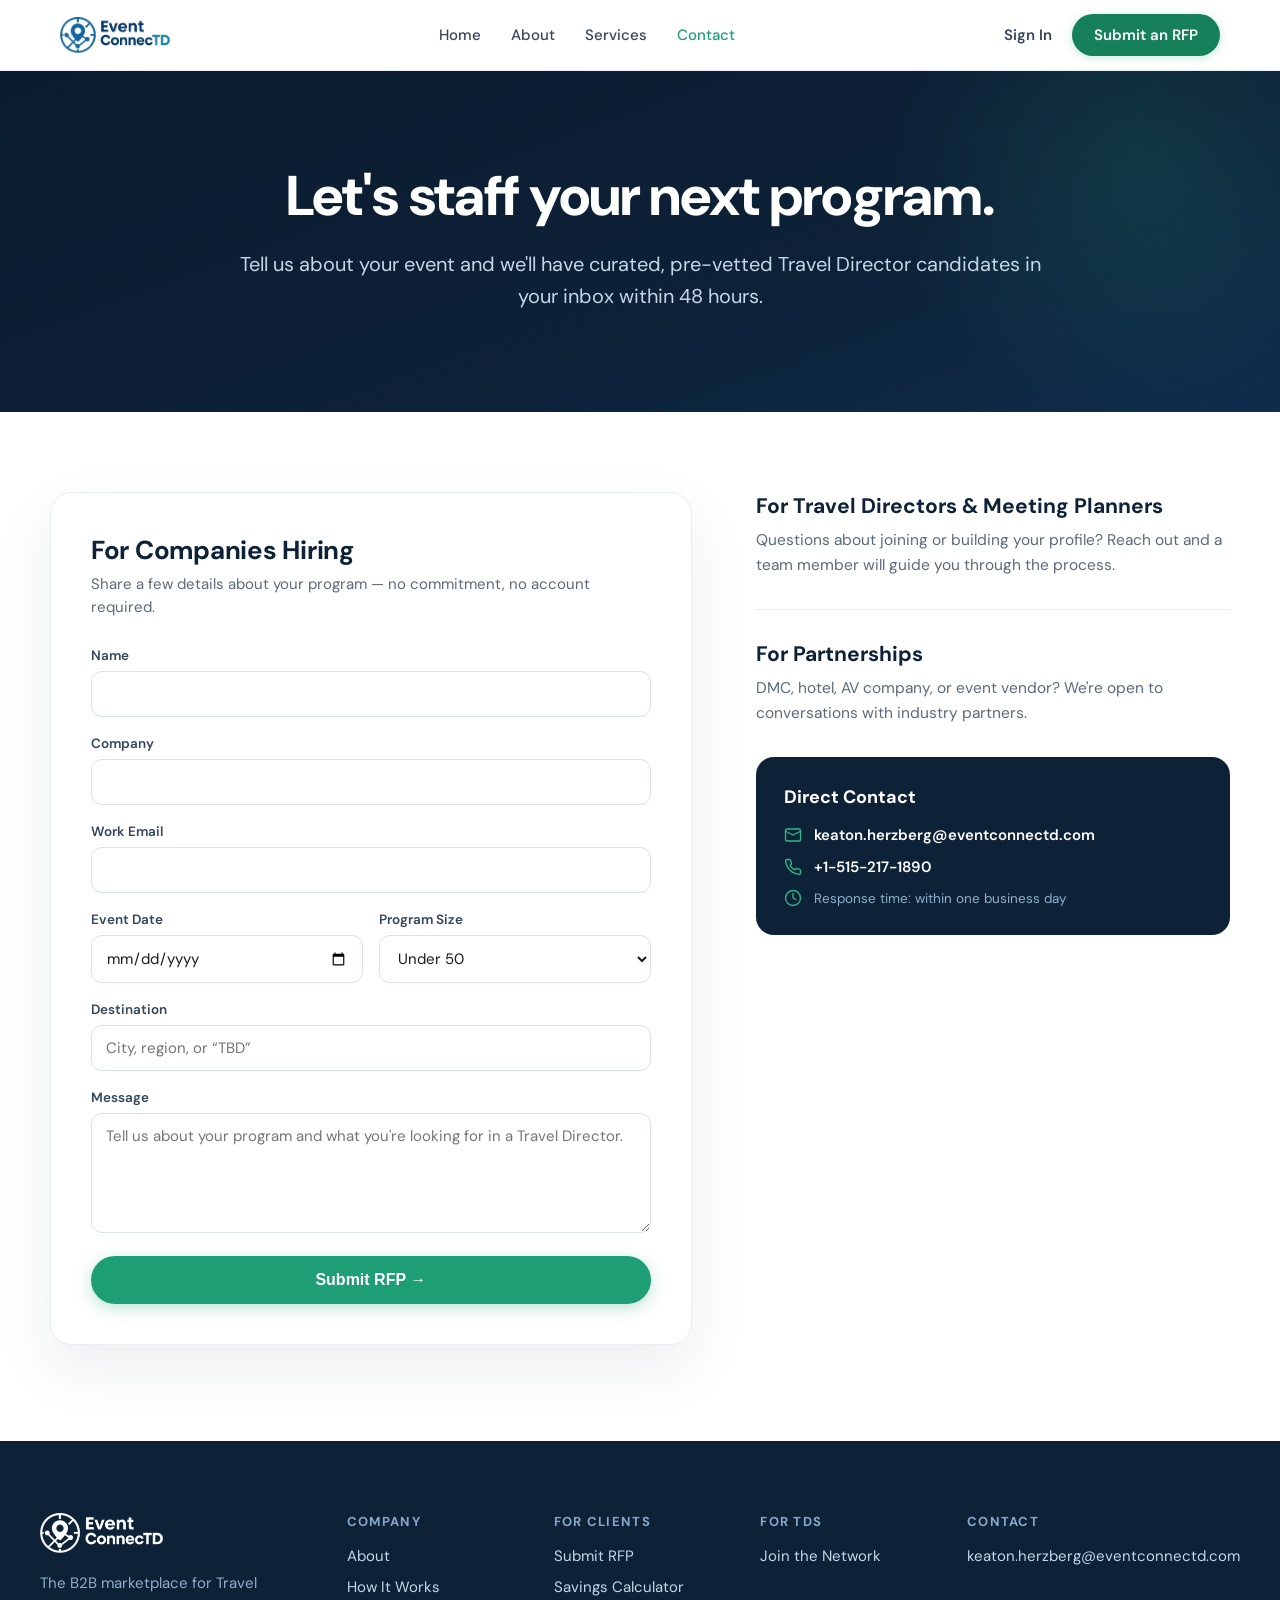
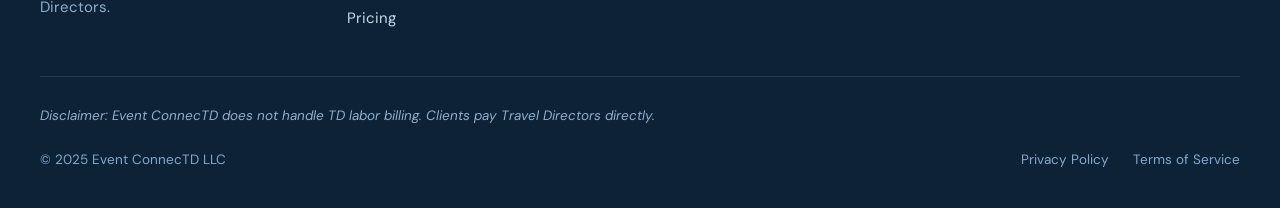
<file: contact.html>
<!DOCTYPE html>
<html lang="en">
<head>
<meta charset="utf-8">
<meta name="viewport" content="width=device-width, initial-scale=1">
<title>Submit an RFP: Hire a Travel Director | Event ConnecTD</title>
<meta name="description" content="Tell us about your event and get curated, pre-vetted Travel Director candidates in your inbox within 48 hours. No commitment, no account required.">
<link rel="canonical" href="https://eventconnectd.com/contact.html">
<link rel="icon" type="image/png" href="favicon.png">
<link rel="apple-touch-icon" href="apple-touch-icon.png">
<meta property="og:type" content="website">
<meta property="og:site_name" content="Event ConnecTD">
<meta property="og:title" content="Submit an RFP: Hire a Travel Director | Event ConnecTD">
<meta property="og:description" content="Tell us about your event and get curated, pre-vetted Travel Director candidates in your inbox within 48 hours. No commitment, no account required.">
<meta property="og:url" content="https://eventconnectd.com/contact.html">
<meta property="og:image" content="https://eventconnectd.com/og-image.jpg">
<meta name="twitter:card" content="summary_large_image">
<script type="application/ld+json">
{
  "@context": "https://schema.org",
  "@type": "BreadcrumbList",
  "itemListElement": [
    {
      "@type": "ListItem",
      "position": 1,
      "name": "Home",
      "item": "https://eventconnectd.com/"
    },
    {
      "@type": "ListItem",
      "position": 2,
      "name": "Contact",
      "item": "https://eventconnectd.com/contact.html"
    }
  ]
}
</script>
<link rel="preconnect" href="https://fonts.googleapis.com">
<link rel="preconnect" href="https://fonts.gstatic.com" crossorigin>
<link href="https://fonts.googleapis.com/css2?family=DM+Sans:opsz,wght@9..40,400;9..40,500;9..40,600;9..40,700;9..40,800&display=swap" rel="stylesheet">
<link rel="stylesheet" href="styles.css">
<style>
  .contact-section { padding: 80px 40px 96px; }
  .contact-grid { display: grid; grid-template-columns: 1.15fr 0.85fr; gap: 64px; max-width: 1180px; margin: 0 auto; align-items: start; }

  .form-card { background: #fff; border: 1px solid #E7EDF3; border-radius: 22px; padding: 40px; box-shadow: 0 24px 60px rgba(13,33,55,0.08); }
  .form-card h2 { font-weight: 700; font-size: 26px; margin: 0 0 6px; color: #0D2137; letter-spacing: -0.01em; }
  .form-card .sub { font-size: 15px; color: #5A6B7A; margin: 0 0 28px; line-height: 1.55; }
  .field { margin-bottom: 18px; }
  .field.row2 { display: grid; grid-template-columns: 1fr 1fr; gap: 16px; }
  .field label { display: block; font-size: 13.5px; font-weight: 600; color: #34465A; margin-bottom: 7px; }
  .field input, .field select, .field textarea {
    width: 100%; font-family: inherit; font-size: 15px; color: #1A1A1A;
    padding: 12px 14px; border: 1px solid #D8E1EA; border-radius: 11px; background: #fff;
    transition: border-color .15s, box-shadow .15s;
  }
  .field input:focus, .field select:focus, .field textarea:focus {
    outline: none; border-color: #1D9E75; box-shadow: 0 0 0 3px rgba(29,158,117,0.14);
  }
  .field textarea { resize: vertical; min-height: 120px; }
  .form-submit { width: 100%; border: none; cursor: pointer; background: #1D9E75; color: #fff; font-weight: 700; font-size: 16px; padding: 15px; border-radius: 30px; box-shadow: 0 4px 16px rgba(29,158,117,0.3); transition: background .15s, transform .15s; }
  .form-submit:hover { background: #17855f; transform: translateY(-1px); }
  .form-status { margin-top: 16px; font-size: 14.5px; line-height: 1.5; display: none; }
  .form-status.ok { display: block; color: #147a59; background: #F2FBF7; border: 1px solid #C9EBDB; padding: 12px 14px; border-radius: 11px; }
  .form-status.err { display: block; color: #b00020; background: #fdf0f1; border: 1px solid #f3c9cf; padding: 12px 14px; border-radius: 11px; }

  .info-stack { display: flex; flex-direction: column; gap: 30px; }
  .info-block h3 { font-weight: 700; font-size: 21px; margin: 0 0 8px; color: #0D2137; }
  .info-block p { font-size: 15.5px; line-height: 1.65; color: #5A6B7A; margin: 0; }
  .info-divider { height: 1px; background: #E7EDF3; }
  .direct-card { background: #0D2137; color: #fff; border-radius: 18px; padding: 28px; }
  .direct-card h3 { font-weight: 700; font-size: 18px; margin: 0 0 16px; color: #fff; }
  .direct-row { display: flex; align-items: center; gap: 12px; font-size: 15px; color: #C5D8E8; margin-bottom: 12px; }
  .direct-row:last-child { margin-bottom: 0; }
  .direct-row svg { flex: none; color: #2DBA8A; }
  .direct-row a { color: #fff; font-weight: 600; transition: color .15s; }
  .direct-row a:hover { color: #2DBA8A; }
  .direct-note { font-size: 13.5px; color: #8FB0CC; }

  @media (max-width: 900px) {
    .contact-grid { grid-template-columns: 1fr; gap: 36px; }
    .contact-grid > * { min-width: 0; }
    .direct-row a { overflow-wrap: anywhere; }
    .contact-section { padding: 56px 24px 72px; }
    .form-card { padding: 28px; }
    .field.row2 { grid-template-columns: 1fr; gap: 0; }
  }
</style>
</head>
<body>

<!-- NAV -->
<nav class="nav">
  <input type="checkbox" id="nav-toggle" class="nav-toggle-cb" aria-hidden="true">
  <div class="nav-inner">
    <a href="index.html" class="nav-logo"><img src="project/uploads/Event ConnecTD logo.png" alt="Event ConnecTD"></a>
    <div class="nav-links">
      <a href="index.html">Home</a>
      <a href="about.html">About</a>
      <a href="services.html">Services</a>
      <a href="contact.html" class="active">Contact</a>
    </div>
    <div class="nav-right">
      <a href="https://platform.eventconnectd.com/api/login" class="nav-signin" target="_blank" rel="noopener">Sign In</a>
      <a href="#contact-form" class="nav-cta">Submit an RFP</a>
    </div>
      <label for="nav-toggle" class="nav-burger"><span></span><span></span><span></span><span class="sr-only">Toggle menu</span></label>
  </div>
  <div class="nav-mobile">
    <a href="index.html">Home</a>
    <a href="about.html">About</a>
    <a href="services.html">Services</a>
    <a href="contact.html" class="active">Contact</a>
    <a href="https://platform.eventconnectd.com/api/login" class="m-signin" target="_blank" rel="noopener">Sign In</a>
    <a href="contact.html">Submit an RFP</a>
  </div>
</nav>

<!-- HERO -->
<section class="page-hero">
  <div class="page-hero-inner">
    <h1>Let's staff your next program.</h1>
    <p>Tell us about your event and we'll have curated, pre-vetted Travel Director candidates in your inbox within 48 hours.</p>
  </div>
</section>

<!-- CONTACT -->
<section class="contact-section">
  <div class="contact-grid">

    <!-- FORM -->
    <div class="form-card" id="contact-form">
      <h2>For Companies Hiring</h2>
      <p class="sub">Share a few details about your program — no commitment, no account required.</p>
      <form id="rfp-form" novalidate>
        <div class="field">
          <label for="f-name">Name</label>
          <input type="text" id="f-name" name="name" autocomplete="name" required>
        </div>
        <div class="field">
          <label for="f-company">Company</label>
          <input type="text" id="f-company" name="company" autocomplete="organization">
        </div>
        <div class="field">
          <label for="f-email">Work Email</label>
          <input type="email" id="f-email" name="email" autocomplete="email" required>
        </div>
        <div class="field row2">
          <div>
            <label for="f-date">Event Date</label>
            <input type="date" id="f-date" name="eventDate">
          </div>
          <div>
            <label for="f-size">Program Size</label>
            <select id="f-size" name="programSize">
              <option>Under 50</option>
              <option>50–150</option>
              <option>150–500</option>
              <option>500+</option>
            </select>
          </div>
        </div>
        <div class="field">
          <label for="f-dest">Destination</label>
          <input type="text" id="f-dest" name="destination" placeholder="City, region, or “TBD”">
        </div>
        <div class="field">
          <label for="f-msg">Message</label>
          <textarea id="f-msg" name="message" placeholder="Tell us about your program and what you're looking for in a Travel Director."></textarea>
        </div>
        <button type="submit" class="form-submit">Submit RFP →</button>
        <div class="form-status" id="form-status"></div>
      </form>
    </div>

    <!-- INFO -->
    <div class="info-stack">
      <div class="info-block">
        <h3>For Travel Directors &amp; Meeting Planners</h3>
        <p>Questions about joining or building your profile? Reach out and a team member will guide you through the process.</p>
      </div>
      <div class="info-divider"></div>
      <div class="info-block">
        <h3>For Partnerships</h3>
        <p>DMC, hotel, AV company, or event vendor? We're open to conversations with industry partners.</p>
      </div>
      <div class="direct-card">
        <h3>Direct Contact</h3>
        <div class="direct-row">
          <svg width="18" height="18" viewBox="0 0 24 24" fill="none" stroke="currentColor" stroke-width="1.8" stroke-linecap="round" stroke-linejoin="round"><rect x="2" y="4" width="20" height="16" rx="2"/><path d="m22 7-10 5L2 7"/></svg>
          <a href="mailto:keaton.herzberg@eventconnectd.com">keaton.herzberg@eventconnectd.com</a>
        </div>
        <div class="direct-row">
          <svg width="18" height="18" viewBox="0 0 24 24" fill="none" stroke="currentColor" stroke-width="1.8" stroke-linecap="round" stroke-linejoin="round"><path d="M22 16.92v3a2 2 0 0 1-2.18 2 19.79 19.79 0 0 1-8.63-3.07 19.5 19.5 0 0 1-6-6 19.79 19.79 0 0 1-3.07-8.67A2 2 0 0 1 4.11 2h3a2 2 0 0 1 2 1.72c.13.96.36 1.9.7 2.81a2 2 0 0 1-.45 2.11L8.09 9.91a16 16 0 0 0 6 6l1.27-1.27a2 2 0 0 1 2.11-.45c.91.34 1.85.57 2.81.7A2 2 0 0 1 22 16.92z"/></svg>
          <a href="tel:+15152171890">+1-515-217-1890</a>
        </div>
        <div class="direct-row">
          <svg width="18" height="18" viewBox="0 0 24 24" fill="none" stroke="currentColor" stroke-width="1.8" stroke-linecap="round" stroke-linejoin="round"><circle cx="12" cy="12" r="10"/><path d="M12 6v6l4 2"/></svg>
          <span class="direct-note">Response time: within one business day</span>
        </div>
      </div>
    </div>

  </div>
</section>

<!-- FOOTER -->
<footer>
  <div class="footer-inner">
    <div class="footer-grid">
      <div class="footer-logo">
        <img src="project/uploads/Event ConnecTD logo.png" alt="Event ConnecTD">
        <p class="footer-tagline">The B2B marketplace for Travel Directors.</p>
      </div>
      <div>
        <p class="footer-col-label">Company</p>
        <div class="footer-links">
          <a href="about.html">About</a>
          <a href="index.html#how">How It Works</a>
          <a href="about.html#fee">Pricing</a>
        </div>
      </div>
      <div>
        <p class="footer-col-label">For Clients</p>
        <div class="footer-links">
          <a href="contact.html">Submit RFP</a>
          <a href="index.html#calc">Savings Calculator</a>
        </div>
      </div>
      <div>
        <p class="footer-col-label">For TDs</p>
        <div class="footer-links">
          <a href="services.html">Join the Network</a>
        </div>
      </div>
      <div>
        <p class="footer-col-label">Contact</p>
        <div class="footer-links">
          <a href="mailto:keaton.herzberg@eventconnectd.com">keaton.herzberg@eventconnectd.com</a>
        </div>
      </div>
    </div>
    <p class="footer-disclaimer">Disclaimer: Event ConnecTD does not handle TD labor billing. Clients pay Travel Directors directly.</p>
    <div class="footer-bottom">
      <span>© 2025 Event ConnecTD LLC</span>
      <div class="footer-bottom-links">
        <a href="privacy.html">Privacy Policy</a>
        <a href="terms.html">Terms of Service</a>
      </div>
    </div>
  </div>
</footer>

<script>
/* ============================================================
   CONTACT FORM → HUBSPOT
   ------------------------------------------------------------
   Paste your HubSpot Forms identifiers below (Marketing → Forms
   → your form → Share → Embed code). Once portalId + formGuid
   are filled in, submissions POST straight into HubSpot.
   Until then, the form falls back to opening an email draft.

   `fieldMap` maps this form's fields to your HubSpot property
   internal names — adjust the right-hand values if your HubSpot
   properties are named differently.
   ============================================================ */
const HUBSPOT = {
  portalId: "",   // e.g. "1234567"
  formGuid: "",   // e.g. "a1b2c3d4-1234-5678-90ab-cdef12345678"
  region:   "na1",
  fieldMap: {
    name:        "firstname",
    company:     "company",
    email:       "email",
    eventDate:   "event_date",
    programSize: "program_size",
    destination: "destination",
    message:     "message"
  }
};
const FALLBACK_EMAIL = "keaton.herzberg@eventconnectd.com";

(function () {
  const form   = document.getElementById('rfp-form');
  const status = document.getElementById('form-status');

  function setStatus(type, msg) {
    status.className = 'form-status ' + type;
    status.textContent = msg;
  }

  function values() {
    return {
      name:        form.name.value.trim(),
      company:     form.company.value.trim(),
      email:       form.email.value.trim(),
      eventDate:   form.eventDate.value,
      programSize: form.programSize.value,
      destination: form.destination.value.trim(),
      message:     form.message.value.trim()
    };
  }

  function mailtoFallback(v) {
    const lines = [
      'Name: ' + v.name,
      'Company: ' + v.company,
      'Work Email: ' + v.email,
      'Event Date: ' + (v.eventDate || '—'),
      'Program Size: ' + v.programSize,
      'Destination: ' + (v.destination || '—'),
      '',
      v.message
    ];
    const href = 'mailto:' + FALLBACK_EMAIL +
      '?subject=' + encodeURIComponent('New RFP — ' + (v.company || v.name)) +
      '&body=' + encodeURIComponent(lines.join('\n'));
    window.location.href = href;
    setStatus('ok', 'Opening your email app to send this RFP to our team…');
  }

  async function submitToHubspot(v) {
    const url = 'https://api.hsforms.com/submissions/v3/integration/submit/' +
      HUBSPOT.portalId + '/' + HUBSPOT.formGuid;
    const fields = Object.keys(HUBSPOT.fieldMap)
      .filter(k => v[k] !== '' && v[k] != null)
      .map(k => ({ name: HUBSPOT.fieldMap[k], value: String(v[k]) }));
    const body = {
      fields,
      context: { pageUri: location.href, pageName: document.title }
    };
    const res = await fetch(url, {
      method: 'POST',
      headers: { 'Content-Type': 'application/json' },
      body: JSON.stringify(body)
    });
    if (!res.ok) throw new Error('HubSpot returned ' + res.status);
  }

  form.addEventListener('submit', async function (e) {
    e.preventDefault();
    const v = values();
    if (!v.name || !v.email) {
      setStatus('err', 'Please add your name and a work email so we can reach you.');
      return;
    }
    const useHubspot = HUBSPOT.portalId && HUBSPOT.formGuid;
    if (!useHubspot) { mailtoFallback(v); return; }
    setStatus('ok', 'Sending…');
    try {
      await submitToHubspot(v);
      form.reset();
      setStatus('ok', "Thanks — your RFP is in. We'll be in touch within one business day.");
    } catch (err) {
      console.error(err);
      mailtoFallback(v);
    }
  });
})();
</script>
</body>
</html>
</file>
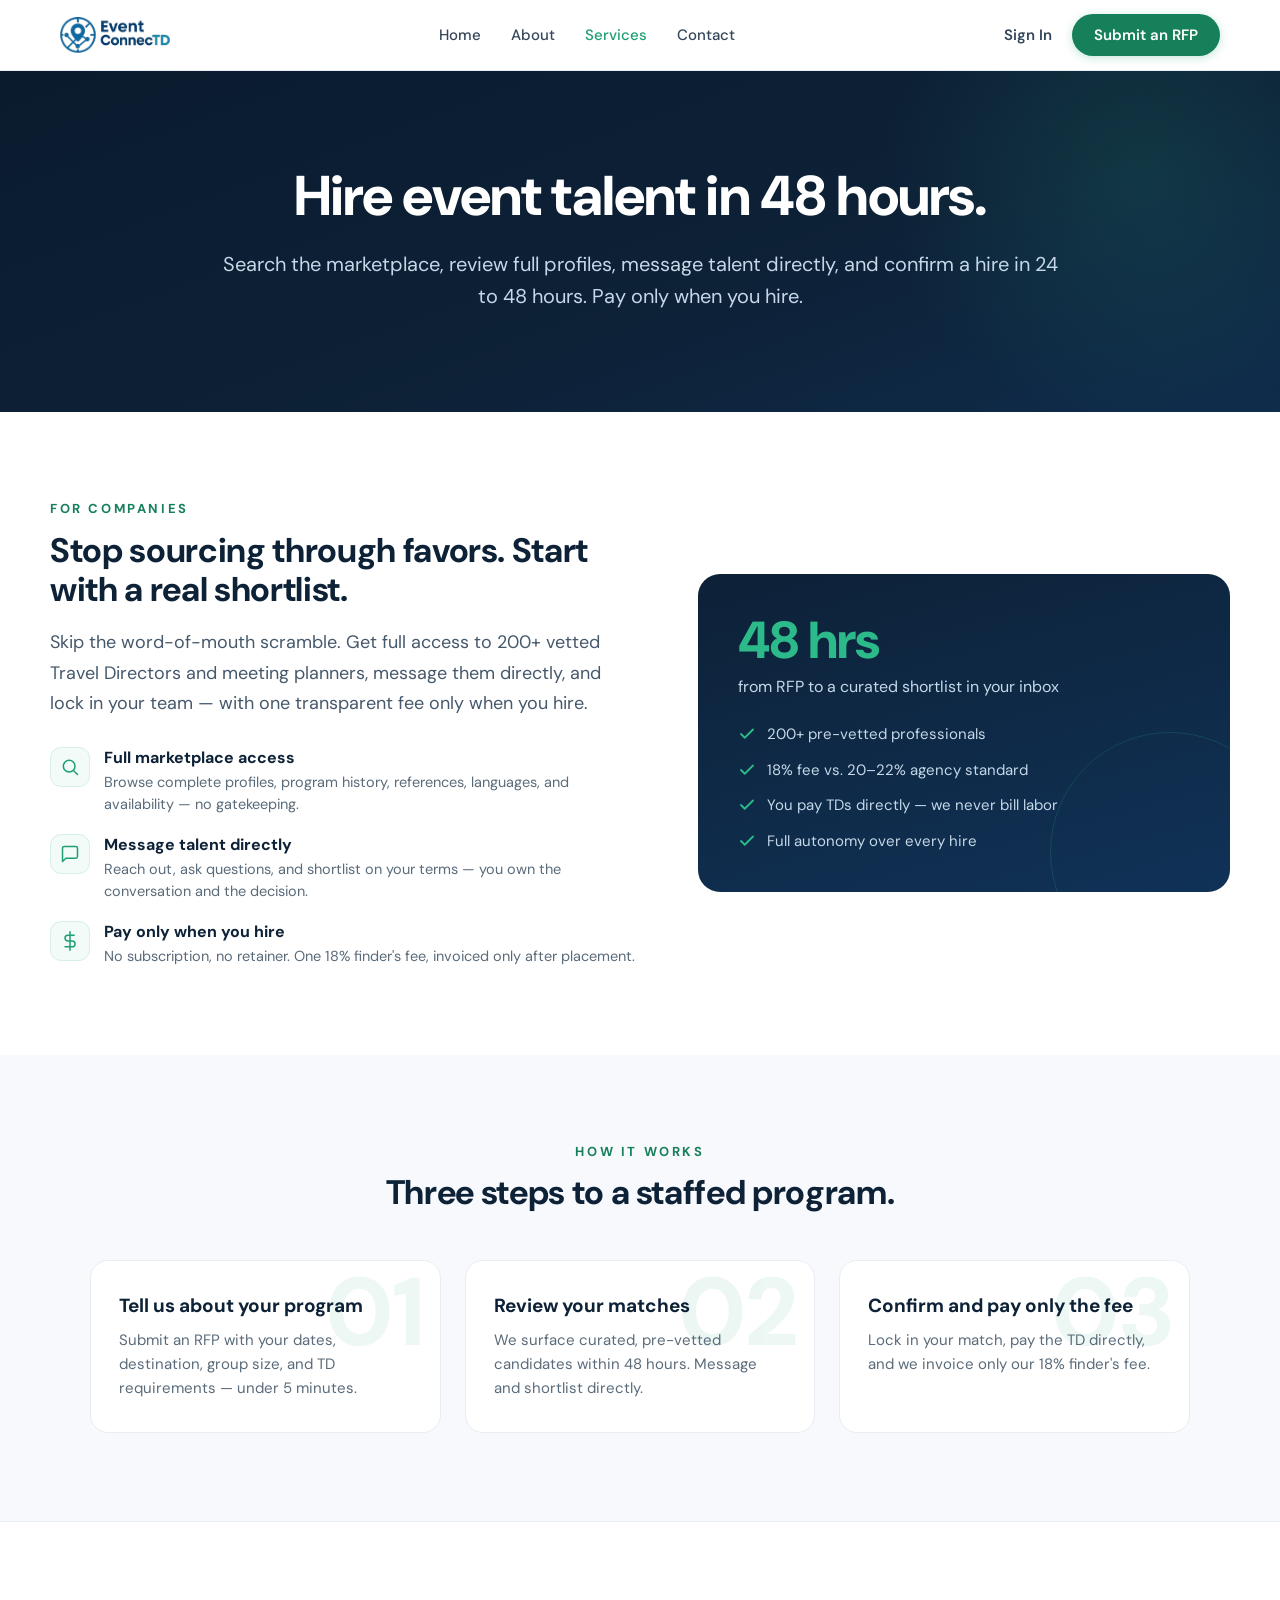
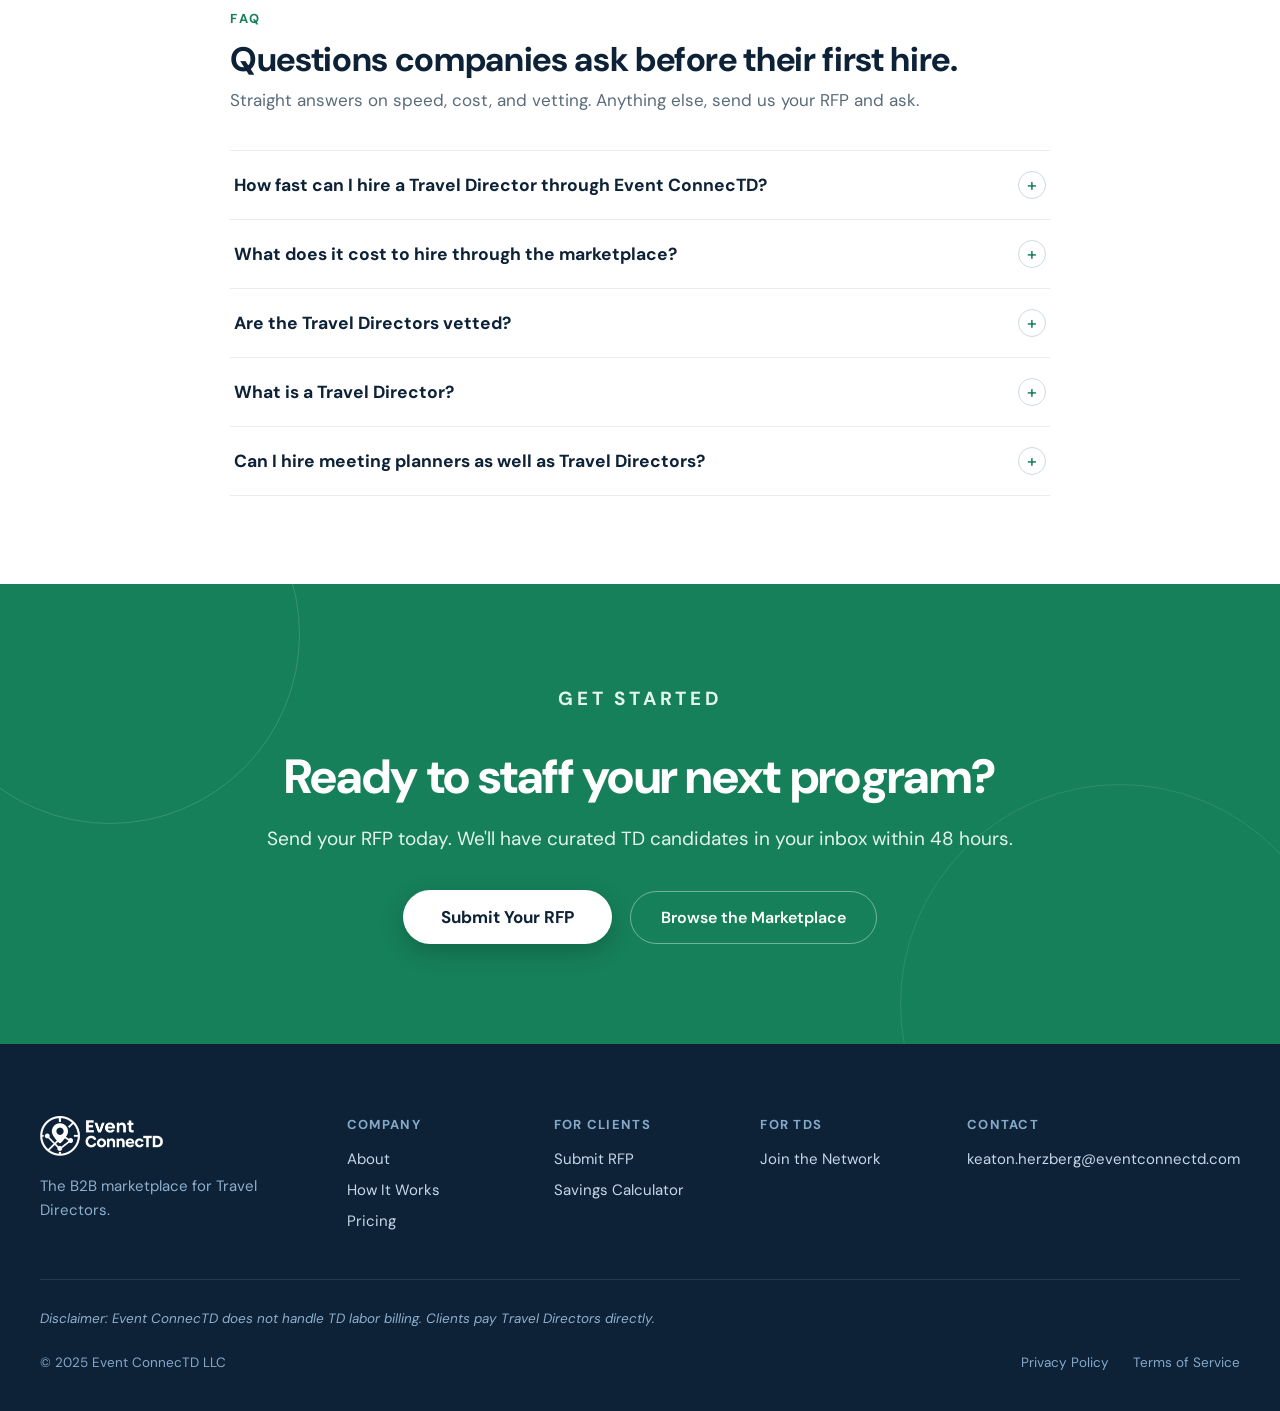
<file: for-companies.html>
<!DOCTYPE html>
<html lang="en">
<head>
<meta charset="utf-8">
<meta name="viewport" content="width=device-width, initial-scale=1">
<title>Hire Vetted Travel Directors in 48 Hours | Event ConnecTD</title>
<meta name="description" content="Search 200+ vetted Travel Directors, message talent directly, and confirm your hire in 24–48 hours. Pay one 18% finder's fee — only when you hire.">
<link rel="canonical" href="https://eventconnectd.com/for-companies.html">
<link rel="icon" type="image/png" href="favicon.png">
<link rel="apple-touch-icon" href="apple-touch-icon.png">
<meta property="og:type" content="website">
<meta property="og:site_name" content="Event ConnecTD">
<meta property="og:title" content="Hire Vetted Travel Directors in 48 Hours | Event ConnecTD">
<meta property="og:description" content="Search 200+ vetted Travel Directors, message talent directly, and confirm your hire in 24–48 hours. Pay one 18% finder's fee — only when you hire.">
<meta property="og:url" content="https://eventconnectd.com/for-companies.html">
<meta property="og:image" content="https://eventconnectd.com/og-image.jpg">
<meta name="twitter:card" content="summary_large_image">
<script type="application/ld+json">
{
  "@context": "https://schema.org",
  "@type": "BreadcrumbList",
  "itemListElement": [
    {
      "@type": "ListItem",
      "position": 1,
      "name": "Home",
      "item": "https://eventconnectd.com/"
    },
    {
      "@type": "ListItem",
      "position": 2,
      "name": "For Companies",
      "item": "https://eventconnectd.com/for-companies.html"
    }
  ]
}
</script>
<script type="application/ld+json">
{
  "@context": "https://schema.org",
  "@type": "FAQPage",
  "mainEntity": [
    {
      "@type": "Question",
      "name": "How fast can I hire a Travel Director through Event ConnecTD?",
      "acceptedAnswer": {
        "@type": "Answer",
        "text": "Most companies go from submitted RFP to a curated shortlist within 48 hours, and many confirm a hire in 24 to 48 hours. Because you message Travel Directors directly, there is no agency queue between you and the person you want."
      }
    },
    {
      "@type": "Question",
      "name": "What does it cost to hire through the marketplace?",
      "acceptedAnswer": {
        "@type": "Answer",
        "text": "One finder's fee of 18% of the Travel Director's contracted labor, invoiced only after you hire. There is no subscription, retainer, or posting fee. You pay the Travel Director directly for their work; Event ConnecTD never bills labor.Example: a Travel Director at $450 per day on a five-day program is $2,250 in labor. The finder's fee is $405."
      }
    },
    {
      "@type": "Question",
      "name": "Are the Travel Directors vetted?",
      "acceptedAnswer": {
        "@type": "Answer",
        "text": "Yes. Every profile documents program history, references, specializations, languages, and availability, and profiles are verified before they are listed. You see the full record before you reach out."
      }
    },
    {
      "@type": "Question",
      "name": "What is a Travel Director?",
      "acceptedAnswer": {
        "@type": "Answer",
        "text": "A Travel Director is the onsite lead for corporate meetings, incentive trips, and conferences. They run transportation, hotel and hospitality desks, VIP handling, and day-of logistics so the program runs the way the planner designed it. Event ConnecTD lists experienced freelance Travel Directors and meeting planners."
      }
    },
    {
      "@type": "Question",
      "name": "Can I hire meeting planners as well as Travel Directors?",
      "acceptedAnswer": {
        "@type": "Answer",
        "text": "Yes. The marketplace includes freelance meeting planners for pre-program planning and full program management, alongside Travel Directors for onsite execution. Search by specialization to find either."
      }
    }
  ]
}
</script>
<script type="application/ld+json">
{
  "@context": "https://schema.org",
  "@type": "Service",
  "name": "Travel Director and Meeting Planner Staffing",
  "serviceType": "Corporate event staffing marketplace",
  "provider": {
    "@type": "Organization",
    "name": "Event ConnecTD",
    "url": "https://eventconnectd.com/"
  },
  "areaServed": "US",
  "audience": {
    "@type": "BusinessAudience",
    "name": "Companies and agencies staffing corporate meetings, incentive travel, and conferences"
  },
  "offers": {
    "@type": "Offer",
    "description": "18% finder's fee on the Travel Director's contracted labor, invoiced only after a hire. No subscription or retainer.",
    "priceCurrency": "USD"
  }
}
</script>
<link rel="preconnect" href="https://fonts.googleapis.com">
<link rel="preconnect" href="https://fonts.gstatic.com" crossorigin>
<link href="https://fonts.googleapis.com/css2?family=DM+Sans:opsz,wght@9..40,400;9..40,500;9..40,600;9..40,700;9..40,800&display=swap" rel="stylesheet">
<link rel="stylesheet" href="styles.css">
</head>
<body>

<nav class="nav">
  <input type="checkbox" id="nav-toggle" class="nav-toggle-cb" aria-hidden="true">
  <div class="nav-inner">
    <a href="index.html" class="nav-logo"><img src="project/uploads/Event ConnecTD logo.png" alt="Event ConnecTD"></a>
    <div class="nav-links">
      <a href="index.html">Home</a>
      <a href="about.html">About</a>
      <a href="services.html" class="active">Services</a>
      <a href="contact.html">Contact</a>
    </div>
    <div class="nav-right">
      <a href="https://platform.eventconnectd.com/api/login" class="nav-signin" target="_blank" rel="noopener">Sign In</a>
      <a href="contact.html" class="nav-cta">Submit an RFP</a>
    </div>
      <label for="nav-toggle" class="nav-burger"><span></span><span></span><span></span><span class="sr-only">Toggle menu</span></label>
  </div>
  <div class="nav-mobile">
    <a href="index.html">Home</a>
    <a href="about.html">About</a>
    <a href="services.html" class="active">Services</a>
    <a href="contact.html">Contact</a>
    <a href="https://platform.eventconnectd.com/api/login" class="m-signin" target="_blank" rel="noopener">Sign In</a>
    <a href="contact.html">Submit an RFP</a>
  </div>
</nav>

<section class="page-hero">
  <div class="page-hero-inner">
    <h1>Hire event talent in 48 hours.</h1>
    <p>Search the marketplace, review full profiles, message talent directly, and confirm a hire in 24 to 48 hours. Pay only when you hire.</p>
  </div>
</section>

<section class="detail-section">
  <div class="detail-grid">
    <div>
      <p class="eyebrow">For Companies</p>
      <h2>Stop sourcing through favors. Start with a real shortlist.</h2>
      <p class="detail-lead">Skip the word-of-mouth scramble. Get full access to 200+ vetted Travel Directors and meeting planners, message them directly, and lock in your team — with one transparent fee only when you hire.</p>
      <ul class="detail-features">
        <li>
          <span class="ic"><svg width="20" height="20" viewBox="0 0 24 24" fill="none" stroke="currentColor" stroke-width="1.8" stroke-linecap="round" stroke-linejoin="round"><circle cx="11" cy="11" r="7"/><path d="m21 21-4.3-4.3"/></svg></span>
          <div><h3>Full marketplace access</h3><p>Browse complete profiles, program history, references, languages, and availability — no gatekeeping.</p></div>
        </li>
        <li>
          <span class="ic"><svg width="20" height="20" viewBox="0 0 24 24" fill="none" stroke="currentColor" stroke-width="1.8" stroke-linecap="round" stroke-linejoin="round"><path d="M21 15a2 2 0 0 1-2 2H7l-4 4V5a2 2 0 0 1 2-2h14a2 2 0 0 1 2 2z"/></svg></span>
          <div><h3>Message talent directly</h3><p>Reach out, ask questions, and shortlist on your terms — you own the conversation and the decision.</p></div>
        </li>
        <li>
          <span class="ic"><svg width="20" height="20" viewBox="0 0 24 24" fill="none" stroke="currentColor" stroke-width="1.8" stroke-linecap="round" stroke-linejoin="round"><line x1="12" y1="1" x2="12" y2="23"/><path d="M17 5H9.5a3.5 3.5 0 0 0 0 7h5a3.5 3.5 0 0 1 0 7H6"/></svg></span>
          <div><h3>Pay only when you hire</h3><p>No subscription, no retainer. One 18% finder's fee, invoiced only after placement.</p></div>
        </li>
      </ul>
    </div>
    <div class="detail-aside">
      <p class="big">48 hrs</p>
      <p class="big-label">from RFP to a curated shortlist in your inbox</p>
      <ul class="aside-list">
        <li><svg width="18" height="18" viewBox="0 0 24 24" fill="none" stroke="currentColor" stroke-width="2.4" stroke-linecap="round" stroke-linejoin="round"><path d="M20 6 9 17l-5-5"/></svg> 200+ pre-vetted professionals</li>
        <li><svg width="18" height="18" viewBox="0 0 24 24" fill="none" stroke="currentColor" stroke-width="2.4" stroke-linecap="round" stroke-linejoin="round"><path d="M20 6 9 17l-5-5"/></svg> 18% fee vs. 20–22% agency standard</li>
        <li><svg width="18" height="18" viewBox="0 0 24 24" fill="none" stroke="currentColor" stroke-width="2.4" stroke-linecap="round" stroke-linejoin="round"><path d="M20 6 9 17l-5-5"/></svg> You pay TDs directly — we never bill labor</li>
        <li><svg width="18" height="18" viewBox="0 0 24 24" fill="none" stroke="currentColor" stroke-width="2.4" stroke-linecap="round" stroke-linejoin="round"><path d="M20 6 9 17l-5-5"/></svg> Full autonomy over every hire</li>
      </ul>
    </div>
  </div>
</section>

<section class="steps-section">
  <div class="steps-head"><p class="eyebrow">How It Works</p><h2>Three steps to a staffed program.</h2></div>
  <div class="steps-grid">
    <div class="step-tile"><span class="num">01</span><h3>Tell us about your program</h3><p>Submit an RFP with your dates, destination, group size, and TD requirements — under 5 minutes.</p></div>
    <div class="step-tile"><span class="num">02</span><h3>Review your matches</h3><p>We surface curated, pre-vetted candidates within 48 hours. Message and shortlist directly.</p></div>
    <div class="step-tile"><span class="num">03</span><h3>Confirm and pay only the fee</h3><p>Lock in your match, pay the TD directly, and we invoice only our 18% finder's fee.</p></div>
  </div>
</section>

<!-- FAQ -->
<section class="faq-section" id="faq">
  <div class="faq-inner">
    <p class="eyebrow">FAQ</p>
    <h2>Questions companies ask before their first hire.</h2>
    <p class="faq-lead">Straight answers on speed, cost, and vetting. Anything else, send us your RFP and ask.</p>
    <div class="faq-list">
    <details>
      <summary>How fast can I hire a Travel Director through Event ConnecTD?</summary>
      <div class="faq-a"><p>Most companies go from submitted RFP to a curated shortlist within 48 hours, and many confirm a hire in 24 to 48 hours. Because you message Travel Directors directly, there is no agency queue between you and the person you want.</p></div>
    </details>
    <details>
      <summary>What does it cost to hire through the marketplace?</summary>
      <div class="faq-a"><p>One finder's fee of 18% of the Travel Director's contracted labor, invoiced only after you hire. There is no subscription, retainer, or posting fee. You pay the Travel Director directly for their work; Event ConnecTD never bills labor.</p><p>Example: a Travel Director at $450 per day on a five-day program is $2,250 in labor. The finder's fee is $405.</p></div>
    </details>
    <details>
      <summary>Are the Travel Directors vetted?</summary>
      <div class="faq-a"><p>Yes. Every profile documents program history, references, specializations, languages, and availability, and profiles are verified before they are listed. You see the full record before you reach out.</p></div>
    </details>
    <details>
      <summary>What is a Travel Director?</summary>
      <div class="faq-a"><p>A Travel Director is the onsite lead for corporate meetings, incentive trips, and conferences. They run transportation, hotel and hospitality desks, VIP handling, and day-of logistics so the program runs the way the planner designed it. Event ConnecTD lists experienced freelance Travel Directors and meeting planners.</p></div>
    </details>
    <details>
      <summary>Can I hire meeting planners as well as Travel Directors?</summary>
      <div class="faq-a"><p>Yes. The marketplace includes freelance meeting planners for pre-program planning and full program management, alongside Travel Directors for onsite execution. Search by specialization to find either.</p></div>
    </details>
    </div>
  </div>
</section>

<section class="footer-cta">
  <div class="footer-cta-ring-1"></div>
  <div class="footer-cta-ring-2"></div>
  <div class="footer-cta-inner">
    <p class="eyebrow">Get Started</p>
    <h2>Ready to staff your next program?</h2>
    <p>Send your RFP today. We'll have curated TD candidates in your inbox within 48 hours.</p>
    <div class="footer-cta-btns">
      <a href="contact.html" class="btn-white">Submit Your RFP</a>
      <a href="https://platform.eventconnectd.com/api/login?role=company" class="btn-outline" target="_blank" rel="noopener">Browse the Marketplace</a>
    </div>
  </div>
</section>

<footer>
  <div class="footer-inner">
    <div class="footer-grid">
      <div class="footer-logo">
        <img src="project/uploads/Event ConnecTD logo.png" alt="Event ConnecTD">
        <p class="footer-tagline">The B2B marketplace for Travel Directors.</p>
      </div>
      <div>
        <p class="footer-col-label">Company</p>
        <div class="footer-links">
          <a href="about.html">About</a>
          <a href="index.html#how">How It Works</a>
          <a href="about.html#fee">Pricing</a>
        </div>
      </div>
      <div>
        <p class="footer-col-label">For Clients</p>
        <div class="footer-links">
          <a href="contact.html">Submit RFP</a>
          <a href="index.html#calc">Savings Calculator</a>
        </div>
      </div>
      <div>
        <p class="footer-col-label">For TDs</p>
        <div class="footer-links">
          <a href="for-travel-directors.html">Join the Network</a>
        </div>
      </div>
      <div>
        <p class="footer-col-label">Contact</p>
        <div class="footer-links">
          <a href="mailto:keaton.herzberg@eventconnectd.com">keaton.herzberg@eventconnectd.com</a>
        </div>
      </div>
    </div>
    <p class="footer-disclaimer">Disclaimer: Event ConnecTD does not handle TD labor billing. Clients pay Travel Directors directly.</p>
    <div class="footer-bottom">
      <span>© 2025 Event ConnecTD LLC</span>
      <div class="footer-bottom-links">
        <a href="privacy.html">Privacy Policy</a>
        <a href="terms.html">Terms of Service</a>
      </div>
    </div>
  </div>
</footer>

</body>
</html>
</file>
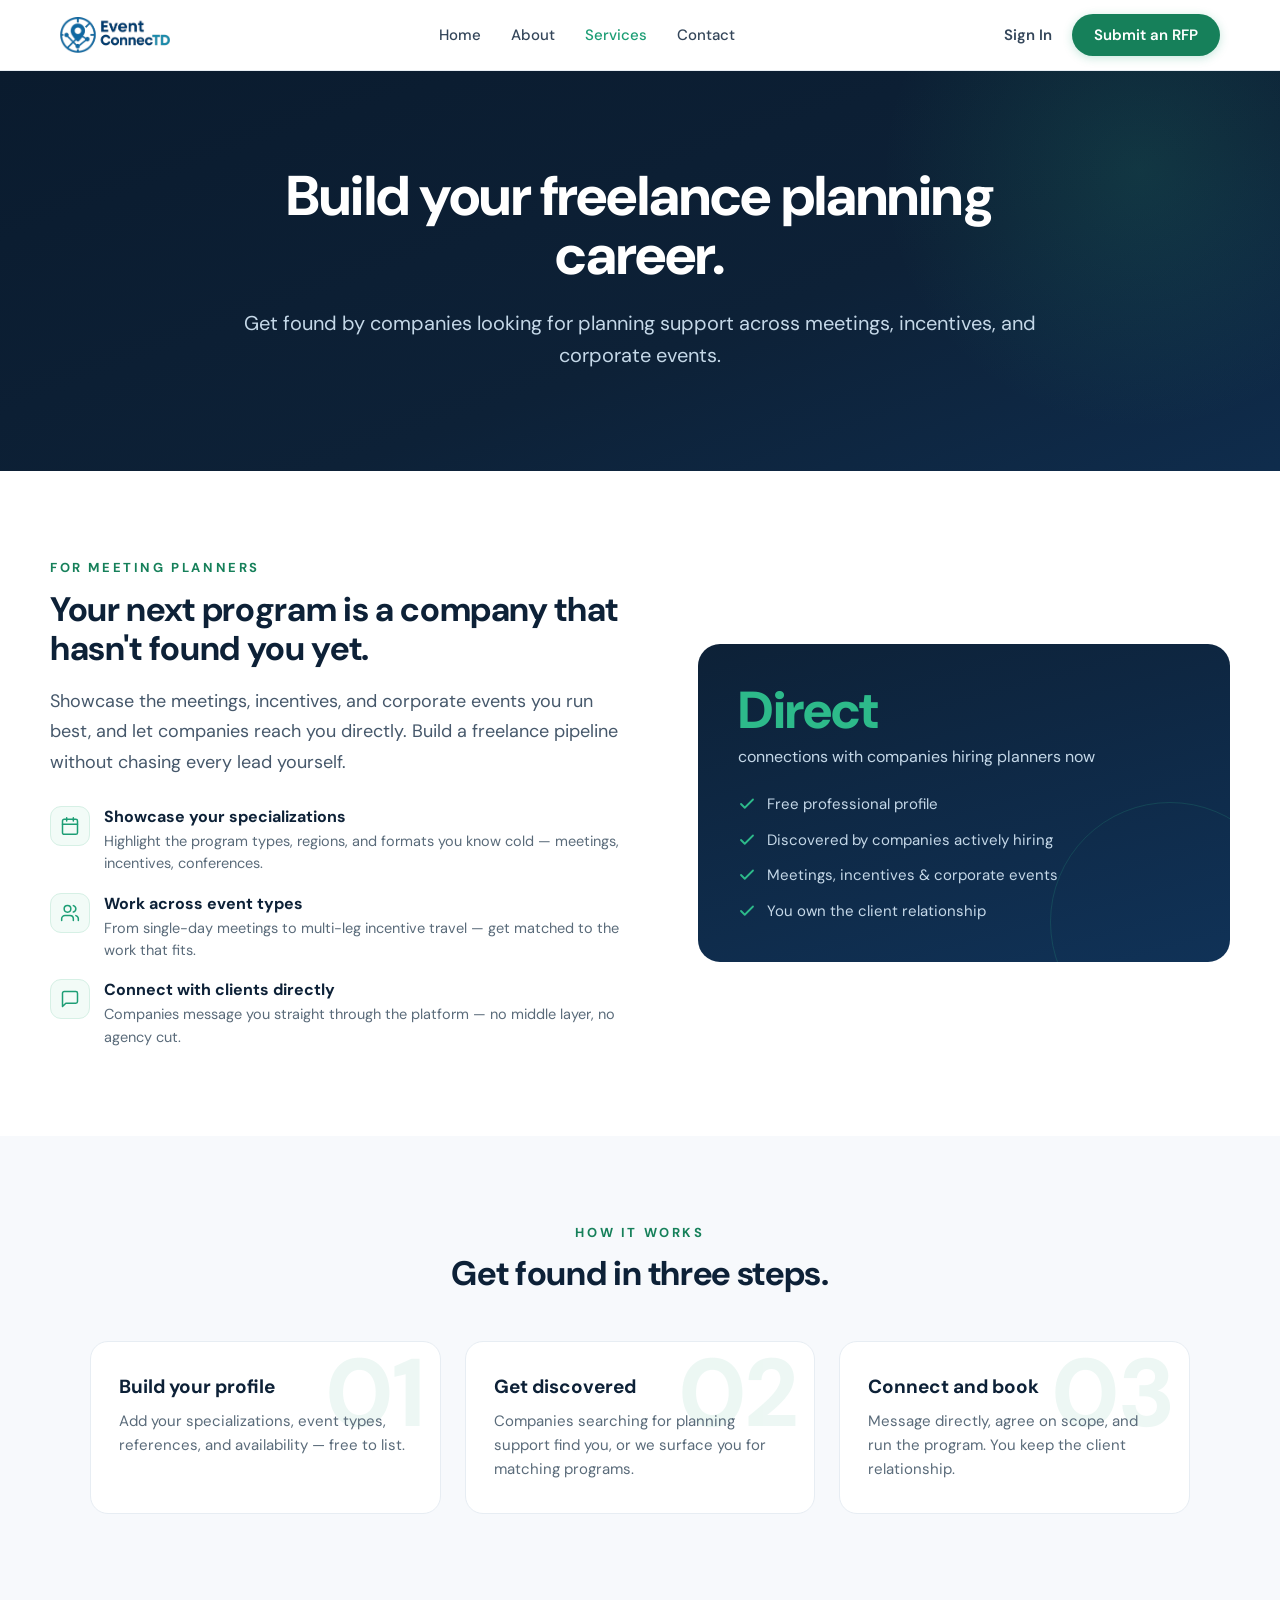
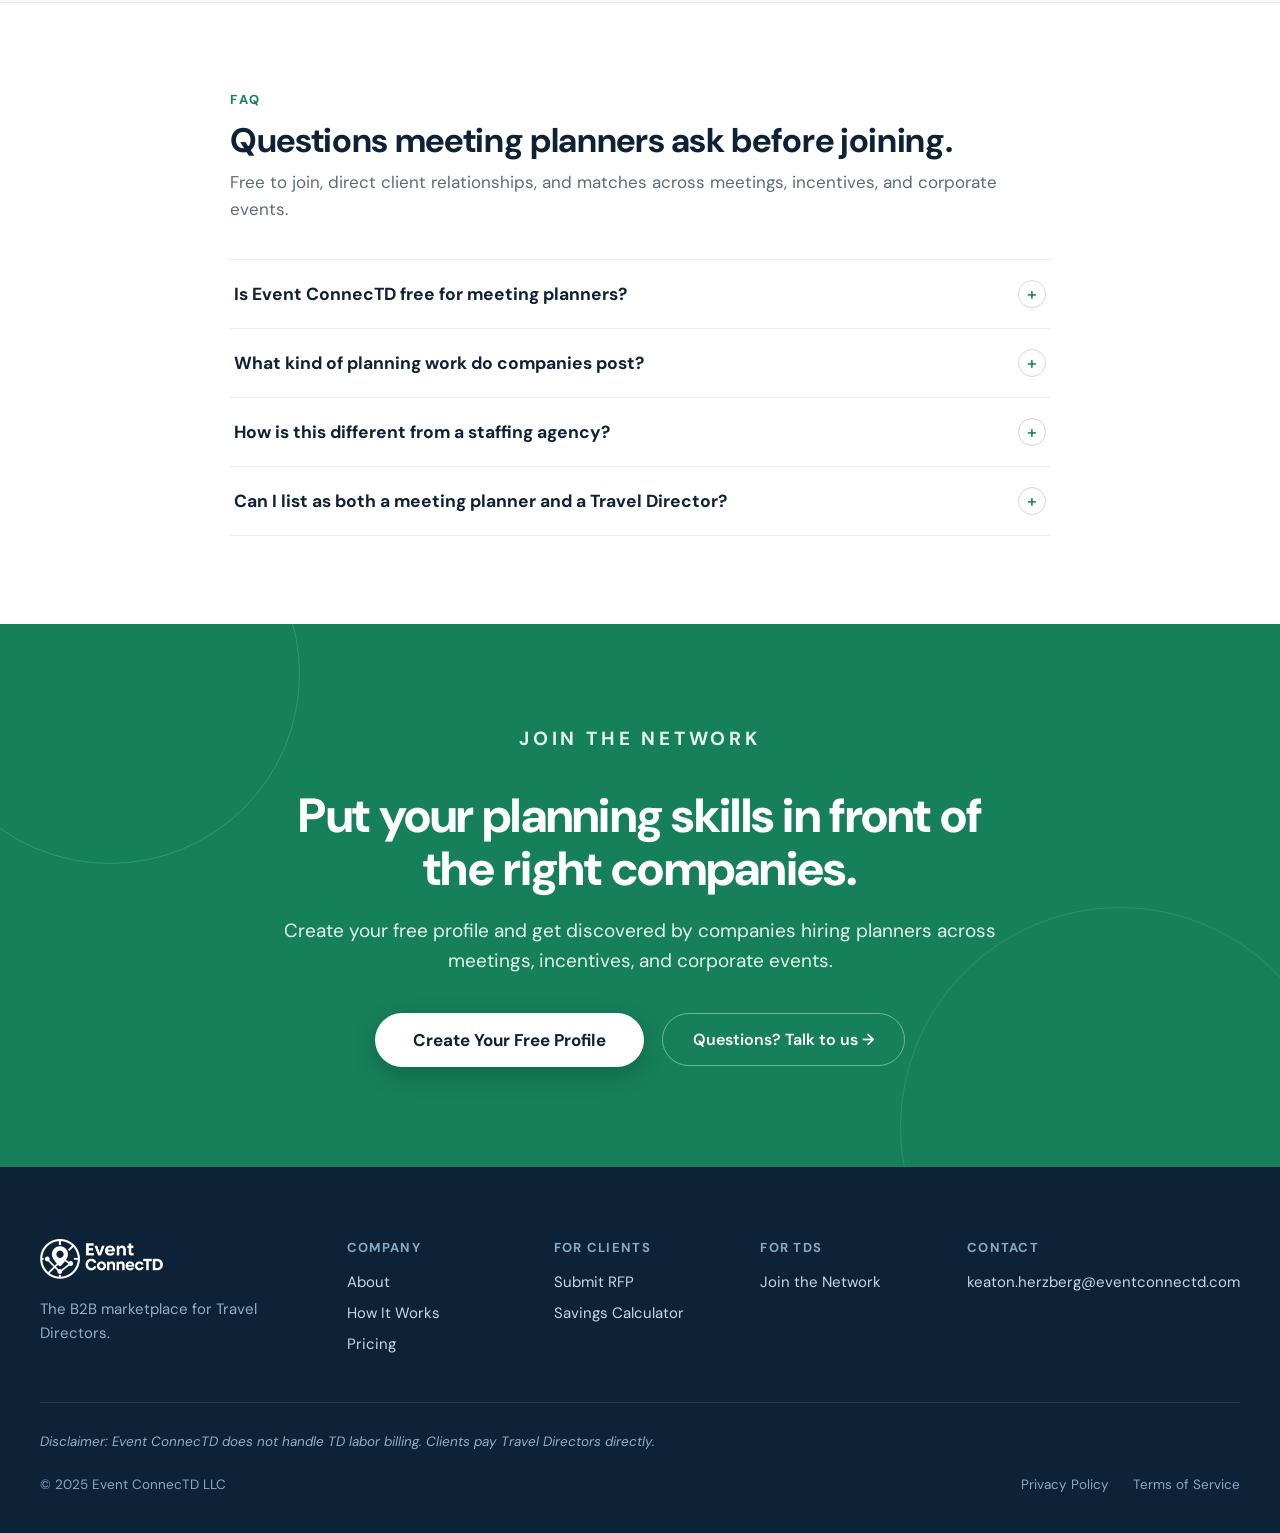
<file: for-meeting-planners.html>
<!DOCTYPE html>
<html lang="en">
<head>
<meta charset="utf-8">
<meta name="viewport" content="width=device-width, initial-scale=1">
<title>Freelance Meeting Planner Jobs & Profiles | Event ConnecTD</title>
<meta name="description" content="Build your freelance planning career. Get found by companies hiring meeting planners for meetings, incentives, and corporate events.">
<link rel="canonical" href="https://eventconnectd.com/for-meeting-planners.html">
<link rel="icon" type="image/png" href="favicon.png">
<link rel="apple-touch-icon" href="apple-touch-icon.png">
<meta property="og:type" content="website">
<meta property="og:site_name" content="Event ConnecTD">
<meta property="og:title" content="Freelance Meeting Planner Jobs & Profiles | Event ConnecTD">
<meta property="og:description" content="Build your freelance planning career. Get found by companies hiring meeting planners for meetings, incentives, and corporate events.">
<meta property="og:url" content="https://eventconnectd.com/for-meeting-planners.html">
<meta property="og:image" content="https://eventconnectd.com/og-image.jpg">
<meta name="twitter:card" content="summary_large_image">
<script type="application/ld+json">
{
  "@context": "https://schema.org",
  "@type": "BreadcrumbList",
  "itemListElement": [
    {
      "@type": "ListItem",
      "position": 1,
      "name": "Home",
      "item": "https://eventconnectd.com/"
    },
    {
      "@type": "ListItem",
      "position": 2,
      "name": "For Meeting Planners",
      "item": "https://eventconnectd.com/for-meeting-planners.html"
    }
  ]
}
</script>
<script type="application/ld+json">
{
  "@context": "https://schema.org",
  "@type": "FAQPage",
  "mainEntity": [
    {
      "@type": "Question",
      "name": "Is Event ConnecTD free for meeting planners?",
      "acceptedAnswer": {
        "@type": "Answer",
        "text": "Yes. Your professional profile is free to create and free to keep listed. The finder's fee is paid by the hiring company, so nothing comes out of your rate."
      }
    },
    {
      "@type": "Question",
      "name": "What kind of planning work do companies post?",
      "acceptedAnswer": {
        "@type": "Answer",
        "text": "Single-day corporate meetings, multi-day conferences, incentive travel programs, and executive events. Companies hire freelance planners for pre-program planning, vendor and venue coordination, and full program management."
      }
    },
    {
      "@type": "Question",
      "name": "How is this different from a staffing agency?",
      "acceptedAnswer": {
        "@type": "Answer",
        "text": "An agency sits between you and the client and takes a margin on your labor. On Event ConnecTD, companies message you directly, you agree scope and rate with them, and you keep the client relationship. The client pays you; Event ConnecTD invoices the client a finder's fee."
      }
    },
    {
      "@type": "Question",
      "name": "Can I list as both a meeting planner and a Travel Director?",
      "acceptedAnswer": {
        "@type": "Answer",
        "text": "Yes. Many professionals do both. Add your specializations to one profile and you will be surfaced for planning roles and onsite Travel Director roles that match your experience."
      }
    }
  ]
}
</script>
<link rel="preconnect" href="https://fonts.googleapis.com">
<link rel="preconnect" href="https://fonts.gstatic.com" crossorigin>
<link href="https://fonts.googleapis.com/css2?family=DM+Sans:opsz,wght@9..40,400;9..40,500;9..40,600;9..40,700;9..40,800&display=swap" rel="stylesheet">
<link rel="stylesheet" href="styles.css">
</head>
<body>

<nav class="nav">
  <input type="checkbox" id="nav-toggle" class="nav-toggle-cb" aria-hidden="true">
  <div class="nav-inner">
    <a href="index.html" class="nav-logo"><img src="project/uploads/Event ConnecTD logo.png" alt="Event ConnecTD"></a>
    <div class="nav-links">
      <a href="index.html">Home</a>
      <a href="about.html">About</a>
      <a href="services.html" class="active">Services</a>
      <a href="contact.html">Contact</a>
    </div>
    <div class="nav-right">
      <a href="https://platform.eventconnectd.com/api/login" class="nav-signin" target="_blank" rel="noopener">Sign In</a>
      <a href="contact.html" class="nav-cta">Submit an RFP</a>
    </div>
      <label for="nav-toggle" class="nav-burger"><span></span><span></span><span></span><span class="sr-only">Toggle menu</span></label>
  </div>
  <div class="nav-mobile">
    <a href="index.html">Home</a>
    <a href="about.html">About</a>
    <a href="services.html" class="active">Services</a>
    <a href="contact.html">Contact</a>
    <a href="https://platform.eventconnectd.com/api/login" class="m-signin" target="_blank" rel="noopener">Sign In</a>
    <a href="contact.html">Submit an RFP</a>
  </div>
</nav>

<section class="page-hero">
  <div class="page-hero-inner">
    <h1>Build your freelance planning career.</h1>
    <p>Get found by companies looking for planning support across meetings, incentives, and corporate events.</p>
  </div>
</section>

<section class="detail-section">
  <div class="detail-grid">
    <div>
      <p class="eyebrow">For Meeting Planners</p>
      <h2>Your next program is a company that hasn't found you yet.</h2>
      <p class="detail-lead">Showcase the meetings, incentives, and corporate events you run best, and let companies reach you directly. Build a freelance pipeline without chasing every lead yourself.</p>
      <ul class="detail-features">
        <li>
          <span class="ic"><svg width="20" height="20" viewBox="0 0 24 24" fill="none" stroke="currentColor" stroke-width="1.8" stroke-linecap="round" stroke-linejoin="round"><rect x="3" y="4" width="18" height="18" rx="2"/><path d="M16 2v4M8 2v4M3 10h18"/></svg></span>
          <div><h3>Showcase your specializations</h3><p>Highlight the program types, regions, and formats you know cold — meetings, incentives, conferences.</p></div>
        </li>
        <li>
          <span class="ic"><svg width="20" height="20" viewBox="0 0 24 24" fill="none" stroke="currentColor" stroke-width="1.8" stroke-linecap="round" stroke-linejoin="round"><path d="M16 21v-2a4 4 0 0 0-4-4H6a4 4 0 0 0-4 4v2"/><circle cx="9" cy="7" r="4"/><path d="M22 21v-2a4 4 0 0 0-3-3.87"/><path d="M16 3.13a4 4 0 0 1 0 7.75"/></svg></span>
          <div><h3>Work across event types</h3><p>From single-day meetings to multi-leg incentive travel — get matched to the work that fits.</p></div>
        </li>
        <li>
          <span class="ic"><svg width="20" height="20" viewBox="0 0 24 24" fill="none" stroke="currentColor" stroke-width="1.8" stroke-linecap="round" stroke-linejoin="round"><path d="M21 15a2 2 0 0 1-2 2H7l-4 4V5a2 2 0 0 1 2-2h14a2 2 0 0 1 2 2z"/></svg></span>
          <div><h3>Connect with clients directly</h3><p>Companies message you straight through the platform — no middle layer, no agency cut.</p></div>
        </li>
      </ul>
    </div>
    <div class="detail-aside">
      <p class="big">Direct</p>
      <p class="big-label">connections with companies hiring planners now</p>
      <ul class="aside-list">
        <li><svg width="18" height="18" viewBox="0 0 24 24" fill="none" stroke="currentColor" stroke-width="2.4" stroke-linecap="round" stroke-linejoin="round"><path d="M20 6 9 17l-5-5"/></svg> Free professional profile</li>
        <li><svg width="18" height="18" viewBox="0 0 24 24" fill="none" stroke="currentColor" stroke-width="2.4" stroke-linecap="round" stroke-linejoin="round"><path d="M20 6 9 17l-5-5"/></svg> Discovered by companies actively hiring</li>
        <li><svg width="18" height="18" viewBox="0 0 24 24" fill="none" stroke="currentColor" stroke-width="2.4" stroke-linecap="round" stroke-linejoin="round"><path d="M20 6 9 17l-5-5"/></svg> Meetings, incentives & corporate events</li>
        <li><svg width="18" height="18" viewBox="0 0 24 24" fill="none" stroke="currentColor" stroke-width="2.4" stroke-linecap="round" stroke-linejoin="round"><path d="M20 6 9 17l-5-5"/></svg> You own the client relationship</li>
      </ul>
    </div>
  </div>
</section>

<section class="steps-section">
  <div class="steps-head"><p class="eyebrow">How It Works</p><h2>Get found in three steps.</h2></div>
  <div class="steps-grid">
    <div class="step-tile"><span class="num">01</span><h3>Build your profile</h3><p>Add your specializations, event types, references, and availability — free to list.</p></div>
    <div class="step-tile"><span class="num">02</span><h3>Get discovered</h3><p>Companies searching for planning support find you, or we surface you for matching programs.</p></div>
    <div class="step-tile"><span class="num">03</span><h3>Connect and book</h3><p>Message directly, agree on scope, and run the program. You keep the client relationship.</p></div>
  </div>
</section>

<!-- FAQ -->
<section class="faq-section" id="faq">
  <div class="faq-inner">
    <p class="eyebrow">FAQ</p>
    <h2>Questions meeting planners ask before joining.</h2>
    <p class="faq-lead">Free to join, direct client relationships, and matches across meetings, incentives, and corporate events.</p>
    <div class="faq-list">
    <details>
      <summary>Is Event ConnecTD free for meeting planners?</summary>
      <div class="faq-a"><p>Yes. Your professional profile is free to create and free to keep listed. The finder's fee is paid by the hiring company, so nothing comes out of your rate.</p></div>
    </details>
    <details>
      <summary>What kind of planning work do companies post?</summary>
      <div class="faq-a"><p>Single-day corporate meetings, multi-day conferences, incentive travel programs, and executive events. Companies hire freelance planners for pre-program planning, vendor and venue coordination, and full program management.</p></div>
    </details>
    <details>
      <summary>How is this different from a staffing agency?</summary>
      <div class="faq-a"><p>An agency sits between you and the client and takes a margin on your labor. On Event ConnecTD, companies message you directly, you agree scope and rate with them, and you keep the client relationship. The client pays you; Event ConnecTD invoices the client a finder's fee.</p></div>
    </details>
    <details>
      <summary>Can I list as both a meeting planner and a Travel Director?</summary>
      <div class="faq-a"><p>Yes. Many professionals do both. Add your specializations to one profile and you will be surfaced for planning roles and onsite Travel Director roles that match your experience.</p></div>
    </details>
    </div>
  </div>
</section>

<section class="footer-cta">
  <div class="footer-cta-ring-1"></div>
  <div class="footer-cta-ring-2"></div>
  <div class="footer-cta-inner">
    <p class="eyebrow">Join the Network</p>
    <h2>Put your planning skills in front of the right companies.</h2>
    <p>Create your free profile and get discovered by companies hiring planners across meetings, incentives, and corporate events.</p>
    <div class="footer-cta-btns">
      <a href="https://platform.eventconnectd.com/api/login?role=travel_director" class="btn-white" target="_blank" rel="noopener">Create Your Free Profile</a>
      <a href="contact.html" class="btn-outline">Questions? Talk to us →</a>
    </div>
  </div>
</section>

<footer>
  <div class="footer-inner">
    <div class="footer-grid">
      <div class="footer-logo">
        <img src="project/uploads/Event ConnecTD logo.png" alt="Event ConnecTD">
        <p class="footer-tagline">The B2B marketplace for Travel Directors.</p>
      </div>
      <div>
        <p class="footer-col-label">Company</p>
        <div class="footer-links">
          <a href="about.html">About</a>
          <a href="index.html#how">How It Works</a>
          <a href="about.html#fee">Pricing</a>
        </div>
      </div>
      <div>
        <p class="footer-col-label">For Clients</p>
        <div class="footer-links">
          <a href="contact.html">Submit RFP</a>
          <a href="index.html#calc">Savings Calculator</a>
        </div>
      </div>
      <div>
        <p class="footer-col-label">For TDs</p>
        <div class="footer-links">
          <a href="for-travel-directors.html">Join the Network</a>
        </div>
      </div>
      <div>
        <p class="footer-col-label">Contact</p>
        <div class="footer-links">
          <a href="mailto:keaton.herzberg@eventconnectd.com">keaton.herzberg@eventconnectd.com</a>
        </div>
      </div>
    </div>
    <p class="footer-disclaimer">Disclaimer: Event ConnecTD does not handle TD labor billing. Clients pay Travel Directors directly.</p>
    <div class="footer-bottom">
      <span>© 2025 Event ConnecTD LLC</span>
      <div class="footer-bottom-links">
        <a href="privacy.html">Privacy Policy</a>
        <a href="terms.html">Terms of Service</a>
      </div>
    </div>
  </div>
</footer>

</body>
</html>
</file>
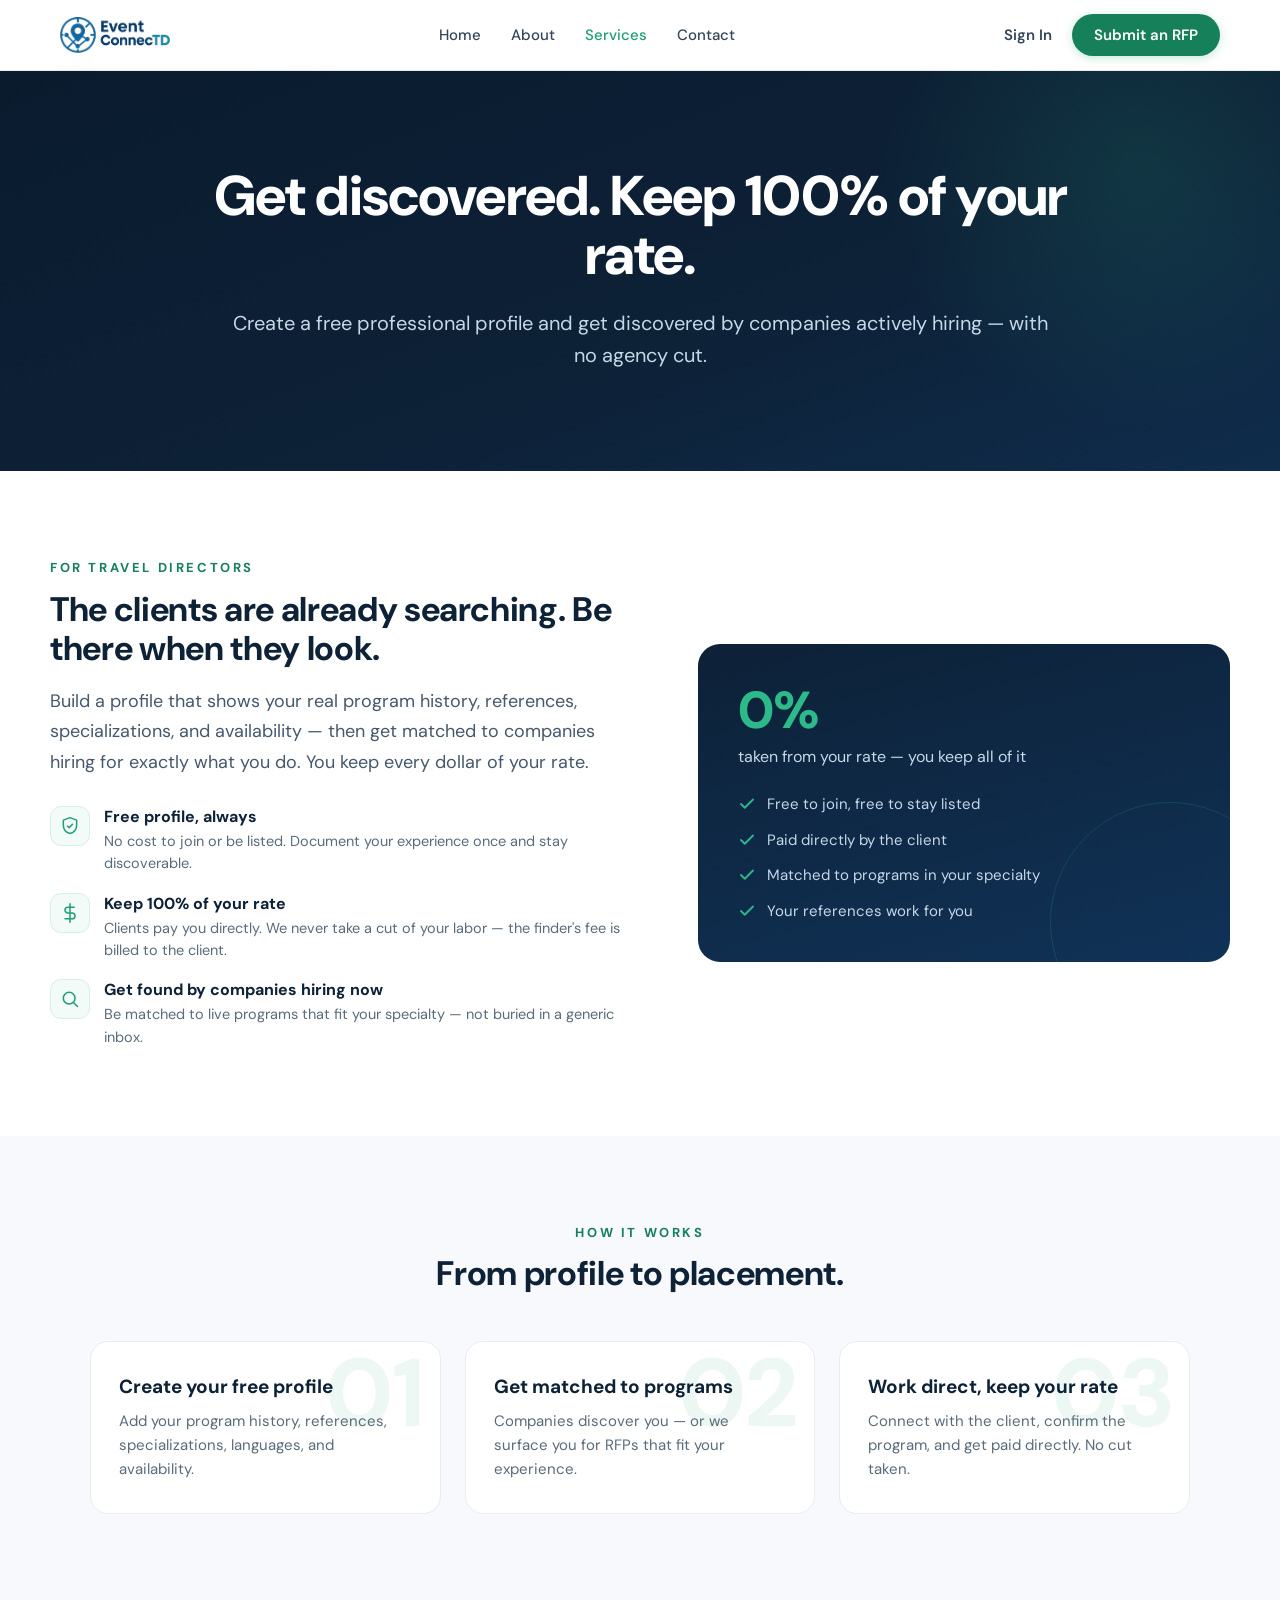
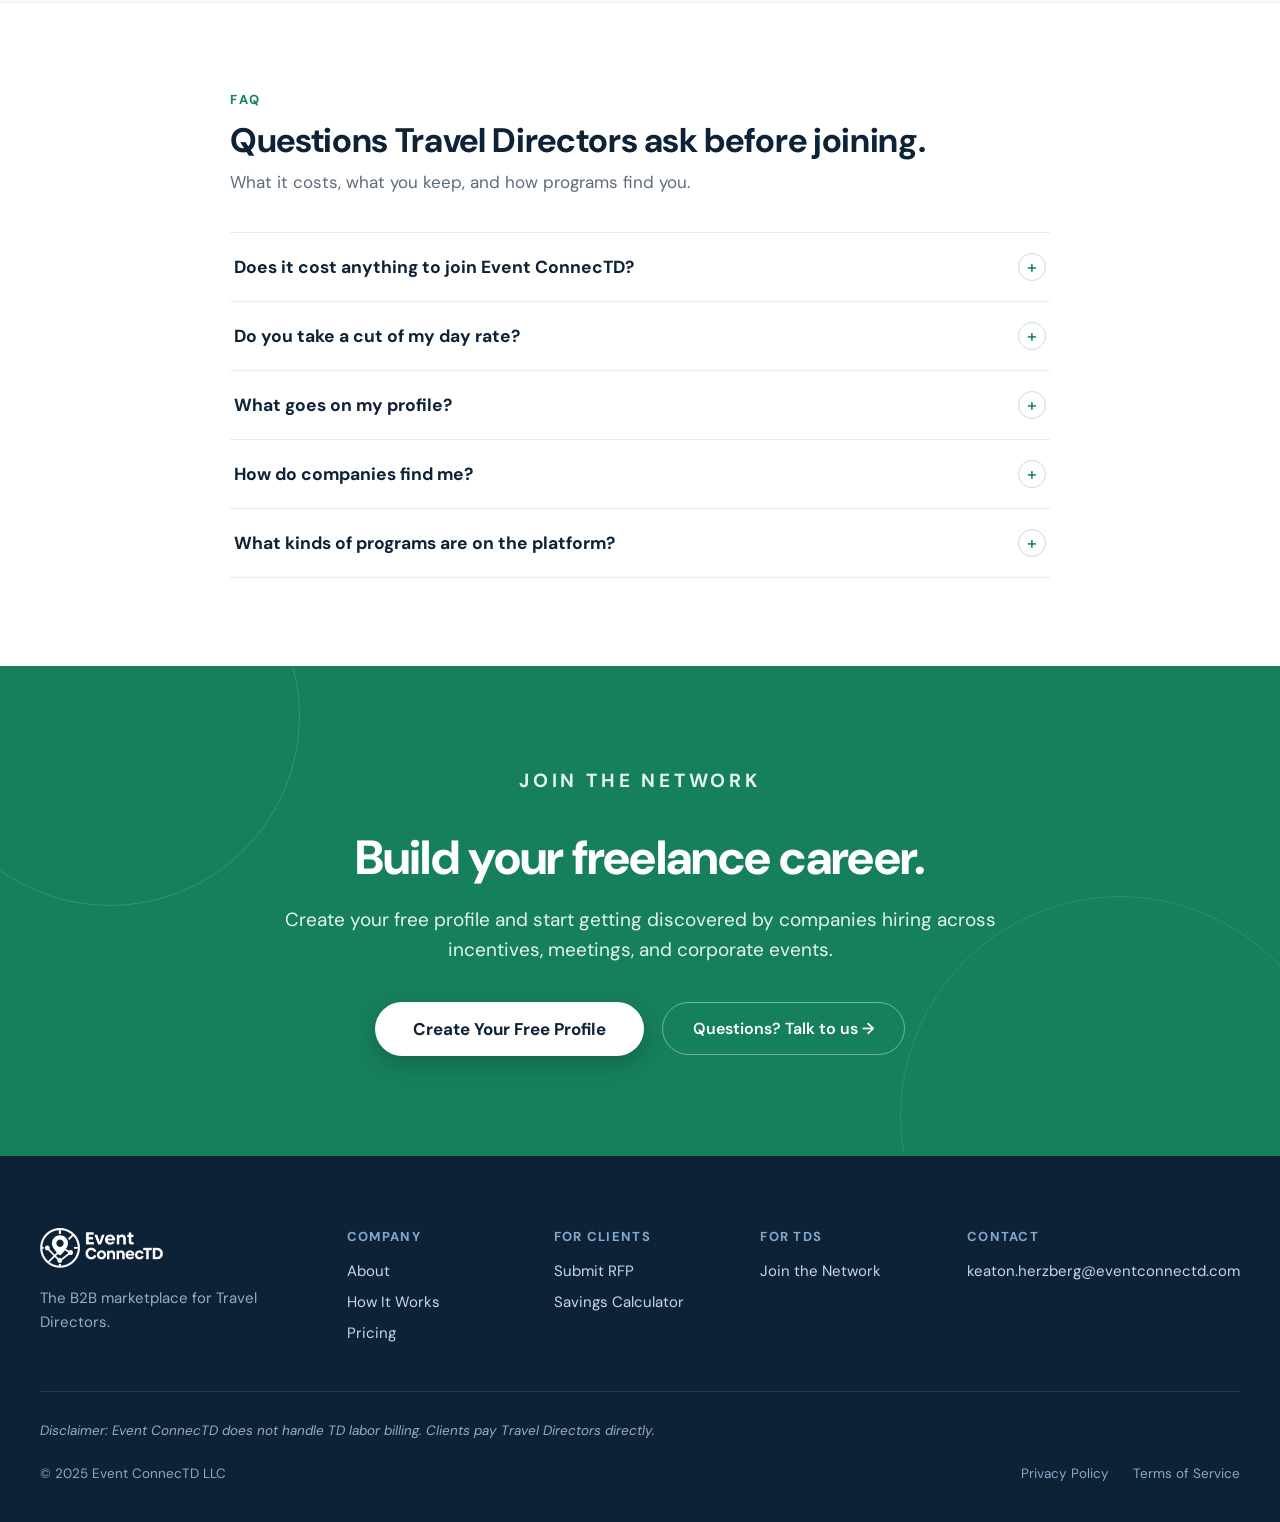
<file: for-travel-directors.html>
<!DOCTYPE html>
<html lang="en">
<head>
<meta charset="utf-8">
<meta name="viewport" content="width=device-width, initial-scale=1">
<title>Freelance Travel Director Jobs & Profiles | Event ConnecTD</title>
<meta name="description" content="Create a free Travel Director profile, get discovered by companies actively hiring, and keep 100% of your rate. No agency cut, ever.">
<link rel="canonical" href="https://eventconnectd.com/for-travel-directors.html">
<link rel="icon" type="image/png" href="favicon.png">
<link rel="apple-touch-icon" href="apple-touch-icon.png">
<meta property="og:type" content="website">
<meta property="og:site_name" content="Event ConnecTD">
<meta property="og:title" content="Freelance Travel Director Jobs & Profiles | Event ConnecTD">
<meta property="og:description" content="Create a free Travel Director profile, get discovered by companies actively hiring, and keep 100% of your rate. No agency cut, ever.">
<meta property="og:url" content="https://eventconnectd.com/for-travel-directors.html">
<meta property="og:image" content="https://eventconnectd.com/og-image.jpg">
<meta name="twitter:card" content="summary_large_image">
<script type="application/ld+json">
{
  "@context": "https://schema.org",
  "@type": "BreadcrumbList",
  "itemListElement": [
    {
      "@type": "ListItem",
      "position": 1,
      "name": "Home",
      "item": "https://eventconnectd.com/"
    },
    {
      "@type": "ListItem",
      "position": 2,
      "name": "For Travel Directors",
      "item": "https://eventconnectd.com/for-travel-directors.html"
    }
  ]
}
</script>
<script type="application/ld+json">
{
  "@context": "https://schema.org",
  "@type": "FAQPage",
  "mainEntity": [
    {
      "@type": "Question",
      "name": "Does it cost anything to join Event ConnecTD?",
      "acceptedAnswer": {
        "@type": "Answer",
        "text": "No. Creating and keeping a Travel Director profile is free, always. There is no membership fee and no charge to be listed or matched."
      }
    },
    {
      "@type": "Question",
      "name": "Do you take a cut of my day rate?",
      "acceptedAnswer": {
        "@type": "Answer",
        "text": "No. You keep 100% of your rate. The client pays you directly for your work. Event ConnecTD's finder's fee is billed to the hiring company, never deducted from your pay."
      }
    },
    {
      "@type": "Question",
      "name": "What goes on my profile?",
      "acceptedAnswer": {
        "@type": "Answer",
        "text": "Your program history, references, specializations such as executive and VIP handling, hospitality desk, or lead Travel Director roles, languages, and availability. Companies search on these fields, so complete profiles get found more often."
      }
    },
    {
      "@type": "Question",
      "name": "How do companies find me?",
      "acceptedAnswer": {
        "@type": "Answer",
        "text": "Two ways. Hiring companies search the marketplace and message you directly, and when a company submits an RFP that fits your experience, Event ConnecTD surfaces your profile in their shortlist."
      }
    },
    {
      "@type": "Question",
      "name": "What kinds of programs are on the platform?",
      "acceptedAnswer": {
        "@type": "Answer",
        "text": "Corporate meetings, incentive travel, conferences, product launches, and executive events across the United States and international destinations. Set your availability and specializations so you are matched to the work you actually want."
      }
    }
  ]
}
</script>
<link rel="preconnect" href="https://fonts.googleapis.com">
<link rel="preconnect" href="https://fonts.gstatic.com" crossorigin>
<link href="https://fonts.googleapis.com/css2?family=DM+Sans:opsz,wght@9..40,400;9..40,500;9..40,600;9..40,700;9..40,800&display=swap" rel="stylesheet">
<link rel="stylesheet" href="styles.css">
</head>
<body>

<nav class="nav">
  <input type="checkbox" id="nav-toggle" class="nav-toggle-cb" aria-hidden="true">
  <div class="nav-inner">
    <a href="index.html" class="nav-logo"><img src="project/uploads/Event ConnecTD logo.png" alt="Event ConnecTD"></a>
    <div class="nav-links">
      <a href="index.html">Home</a>
      <a href="about.html">About</a>
      <a href="services.html" class="active">Services</a>
      <a href="contact.html">Contact</a>
    </div>
    <div class="nav-right">
      <a href="https://platform.eventconnectd.com/api/login" class="nav-signin" target="_blank" rel="noopener">Sign In</a>
      <a href="contact.html" class="nav-cta">Submit an RFP</a>
    </div>
      <label for="nav-toggle" class="nav-burger"><span></span><span></span><span></span><span class="sr-only">Toggle menu</span></label>
  </div>
  <div class="nav-mobile">
    <a href="index.html">Home</a>
    <a href="about.html">About</a>
    <a href="services.html" class="active">Services</a>
    <a href="contact.html">Contact</a>
    <a href="https://platform.eventconnectd.com/api/login" class="m-signin" target="_blank" rel="noopener">Sign In</a>
    <a href="contact.html">Submit an RFP</a>
  </div>
</nav>

<section class="page-hero">
  <div class="page-hero-inner">
    <h1>Get discovered. Keep 100% of your rate.</h1>
    <p>Create a free professional profile and get discovered by companies actively hiring — with no agency cut.</p>
  </div>
</section>

<section class="detail-section">
  <div class="detail-grid">
    <div>
      <p class="eyebrow">For Travel Directors</p>
      <h2>The clients are already searching. Be there when they look.</h2>
      <p class="detail-lead">Build a profile that shows your real program history, references, specializations, and availability — then get matched to companies hiring for exactly what you do. You keep every dollar of your rate.</p>
      <ul class="detail-features">
        <li>
          <span class="ic"><svg width="20" height="20" viewBox="0 0 24 24" fill="none" stroke="currentColor" stroke-width="1.8" stroke-linecap="round" stroke-linejoin="round"><path d="M12 2 4 5v6c0 5.5 3.8 8.7 8 10 4.2-1.3 8-4.5 8-10V5z"/><path d="m9 12 2 2 4-4"/></svg></span>
          <div><h3>Free profile, always</h3><p>No cost to join or be listed. Document your experience once and stay discoverable.</p></div>
        </li>
        <li>
          <span class="ic"><svg width="20" height="20" viewBox="0 0 24 24" fill="none" stroke="currentColor" stroke-width="1.8" stroke-linecap="round" stroke-linejoin="round"><line x1="12" y1="1" x2="12" y2="23"/><path d="M17 5H9.5a3.5 3.5 0 0 0 0 7h5a3.5 3.5 0 0 1 0 7H6"/></svg></span>
          <div><h3>Keep 100% of your rate</h3><p>Clients pay you directly. We never take a cut of your labor — the finder's fee is billed to the client.</p></div>
        </li>
        <li>
          <span class="ic"><svg width="20" height="20" viewBox="0 0 24 24" fill="none" stroke="currentColor" stroke-width="1.8" stroke-linecap="round" stroke-linejoin="round"><circle cx="11" cy="11" r="7"/><path d="m21 21-4.3-4.3"/></svg></span>
          <div><h3>Get found by companies hiring now</h3><p>Be matched to live programs that fit your specialty — not buried in a generic inbox.</p></div>
        </li>
      </ul>
    </div>
    <div class="detail-aside">
      <p class="big">0%</p>
      <p class="big-label">taken from your rate — you keep all of it</p>
      <ul class="aside-list">
        <li><svg width="18" height="18" viewBox="0 0 24 24" fill="none" stroke="currentColor" stroke-width="2.4" stroke-linecap="round" stroke-linejoin="round"><path d="M20 6 9 17l-5-5"/></svg> Free to join, free to stay listed</li>
        <li><svg width="18" height="18" viewBox="0 0 24 24" fill="none" stroke="currentColor" stroke-width="2.4" stroke-linecap="round" stroke-linejoin="round"><path d="M20 6 9 17l-5-5"/></svg> Paid directly by the client</li>
        <li><svg width="18" height="18" viewBox="0 0 24 24" fill="none" stroke="currentColor" stroke-width="2.4" stroke-linecap="round" stroke-linejoin="round"><path d="M20 6 9 17l-5-5"/></svg> Matched to programs in your specialty</li>
        <li><svg width="18" height="18" viewBox="0 0 24 24" fill="none" stroke="currentColor" stroke-width="2.4" stroke-linecap="round" stroke-linejoin="round"><path d="M20 6 9 17l-5-5"/></svg> Your references work for you</li>
      </ul>
    </div>
  </div>
</section>

<section class="steps-section">
  <div class="steps-head"><p class="eyebrow">How It Works</p><h2>From profile to placement.</h2></div>
  <div class="steps-grid">
    <div class="step-tile"><span class="num">01</span><h3>Create your free profile</h3><p>Add your program history, references, specializations, languages, and availability.</p></div>
    <div class="step-tile"><span class="num">02</span><h3>Get matched to programs</h3><p>Companies discover you — or we surface you for RFPs that fit your experience.</p></div>
    <div class="step-tile"><span class="num">03</span><h3>Work direct, keep your rate</h3><p>Connect with the client, confirm the program, and get paid directly. No cut taken.</p></div>
  </div>
</section>

<!-- FAQ -->
<section class="faq-section" id="faq">
  <div class="faq-inner">
    <p class="eyebrow">FAQ</p>
    <h2>Questions Travel Directors ask before joining.</h2>
    <p class="faq-lead">What it costs, what you keep, and how programs find you.</p>
    <div class="faq-list">
    <details>
      <summary>Does it cost anything to join Event ConnecTD?</summary>
      <div class="faq-a"><p>No. Creating and keeping a Travel Director profile is free, always. There is no membership fee and no charge to be listed or matched.</p></div>
    </details>
    <details>
      <summary>Do you take a cut of my day rate?</summary>
      <div class="faq-a"><p>No. You keep 100% of your rate. The client pays you directly for your work. Event ConnecTD's finder's fee is billed to the hiring company, never deducted from your pay.</p></div>
    </details>
    <details>
      <summary>What goes on my profile?</summary>
      <div class="faq-a"><p>Your program history, references, specializations such as executive and VIP handling, hospitality desk, or lead Travel Director roles, languages, and availability. Companies search on these fields, so complete profiles get found more often.</p></div>
    </details>
    <details>
      <summary>How do companies find me?</summary>
      <div class="faq-a"><p>Two ways. Hiring companies search the marketplace and message you directly, and when a company submits an RFP that fits your experience, Event ConnecTD surfaces your profile in their shortlist.</p></div>
    </details>
    <details>
      <summary>What kinds of programs are on the platform?</summary>
      <div class="faq-a"><p>Corporate meetings, incentive travel, conferences, product launches, and executive events across the United States and international destinations. Set your availability and specializations so you are matched to the work you actually want.</p></div>
    </details>
    </div>
  </div>
</section>

<section class="footer-cta">
  <div class="footer-cta-ring-1"></div>
  <div class="footer-cta-ring-2"></div>
  <div class="footer-cta-inner">
    <p class="eyebrow">Join the Network</p>
    <h2>Build your freelance career.</h2>
    <p>Create your free profile and start getting discovered by companies hiring across incentives, meetings, and corporate events.</p>
    <div class="footer-cta-btns">
      <a href="https://platform.eventconnectd.com/api/login?role=travel_director" class="btn-white" target="_blank" rel="noopener">Create Your Free Profile</a>
      <a href="contact.html" class="btn-outline">Questions? Talk to us →</a>
    </div>
  </div>
</section>

<footer>
  <div class="footer-inner">
    <div class="footer-grid">
      <div class="footer-logo">
        <img src="project/uploads/Event ConnecTD logo.png" alt="Event ConnecTD">
        <p class="footer-tagline">The B2B marketplace for Travel Directors.</p>
      </div>
      <div>
        <p class="footer-col-label">Company</p>
        <div class="footer-links">
          <a href="about.html">About</a>
          <a href="index.html#how">How It Works</a>
          <a href="about.html#fee">Pricing</a>
        </div>
      </div>
      <div>
        <p class="footer-col-label">For Clients</p>
        <div class="footer-links">
          <a href="contact.html">Submit RFP</a>
          <a href="index.html#calc">Savings Calculator</a>
        </div>
      </div>
      <div>
        <p class="footer-col-label">For TDs</p>
        <div class="footer-links">
          <a href="for-travel-directors.html">Join the Network</a>
        </div>
      </div>
      <div>
        <p class="footer-col-label">Contact</p>
        <div class="footer-links">
          <a href="mailto:keaton.herzberg@eventconnectd.com">keaton.herzberg@eventconnectd.com</a>
        </div>
      </div>
    </div>
    <p class="footer-disclaimer">Disclaimer: Event ConnecTD does not handle TD labor billing. Clients pay Travel Directors directly.</p>
    <div class="footer-bottom">
      <span>© 2025 Event ConnecTD LLC</span>
      <div class="footer-bottom-links">
        <a href="privacy.html">Privacy Policy</a>
        <a href="terms.html">Terms of Service</a>
      </div>
    </div>
  </div>
</footer>

</body>
</html>
</file>
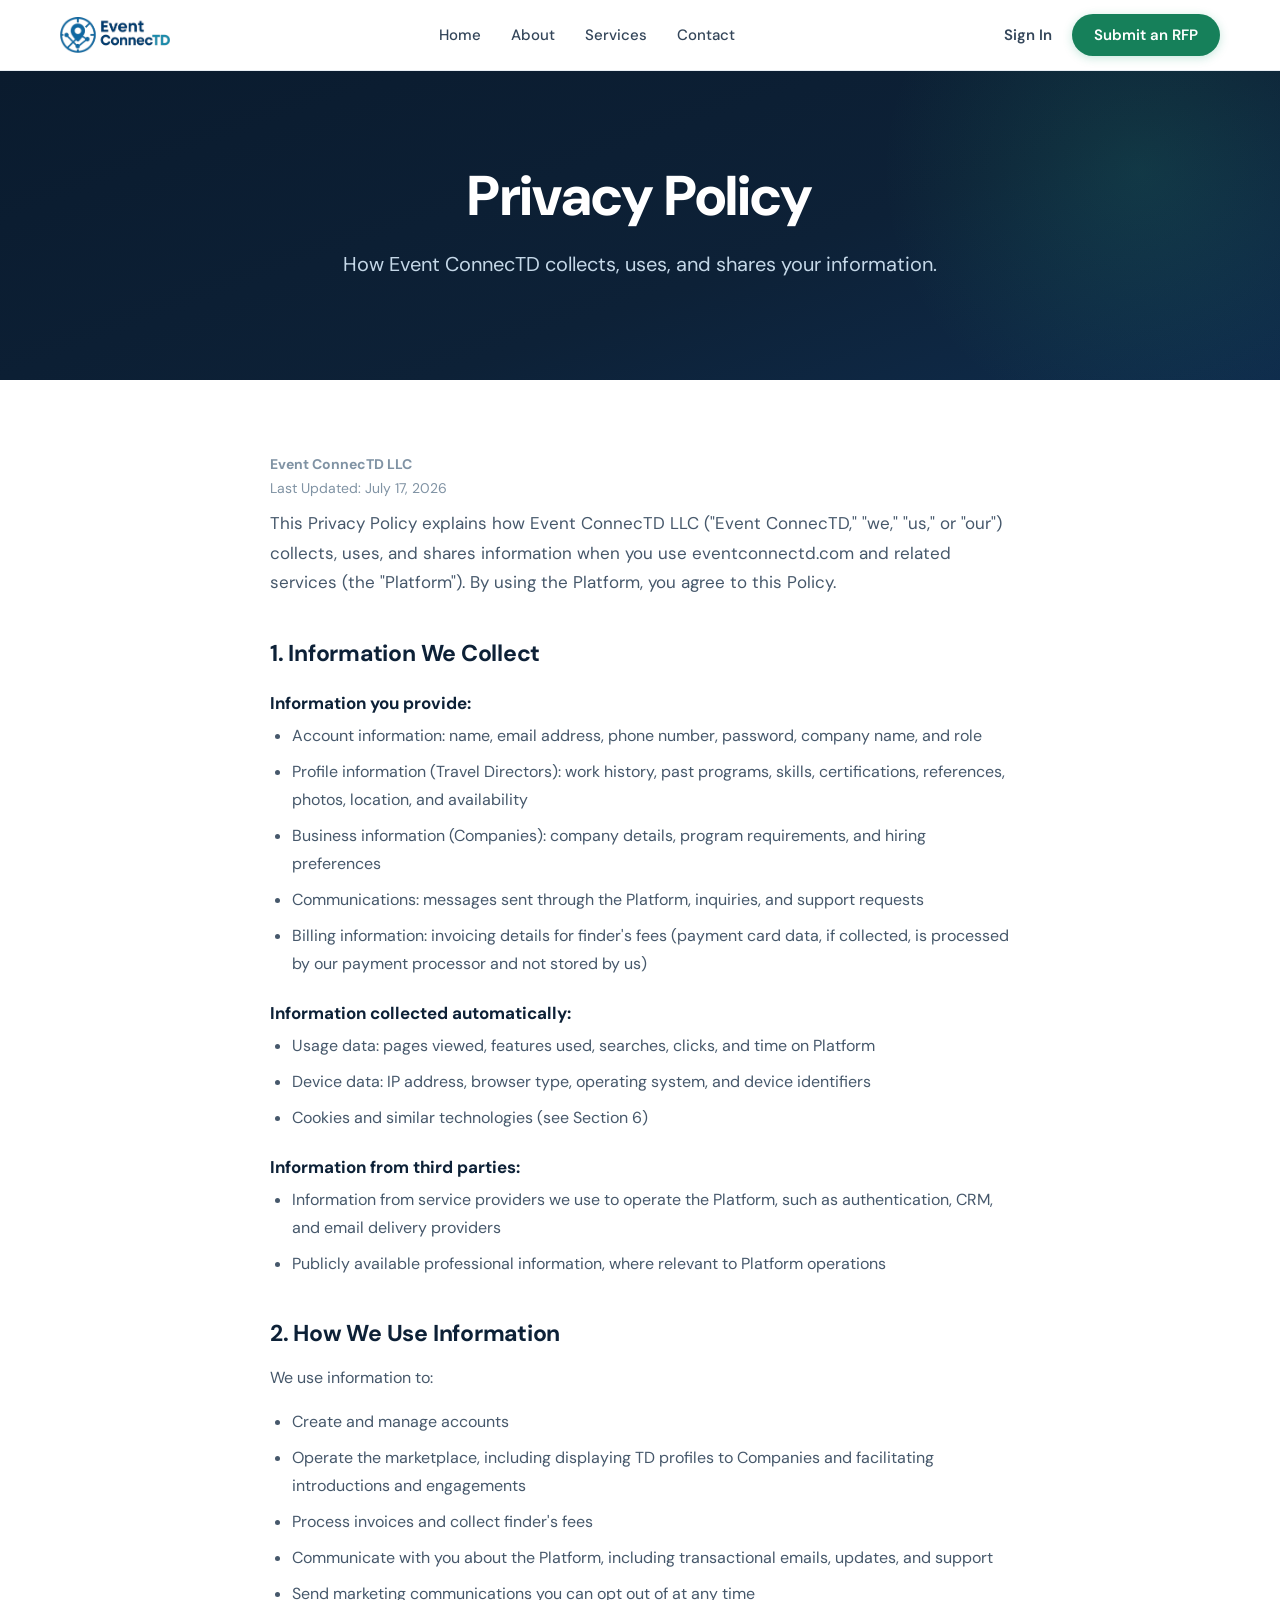
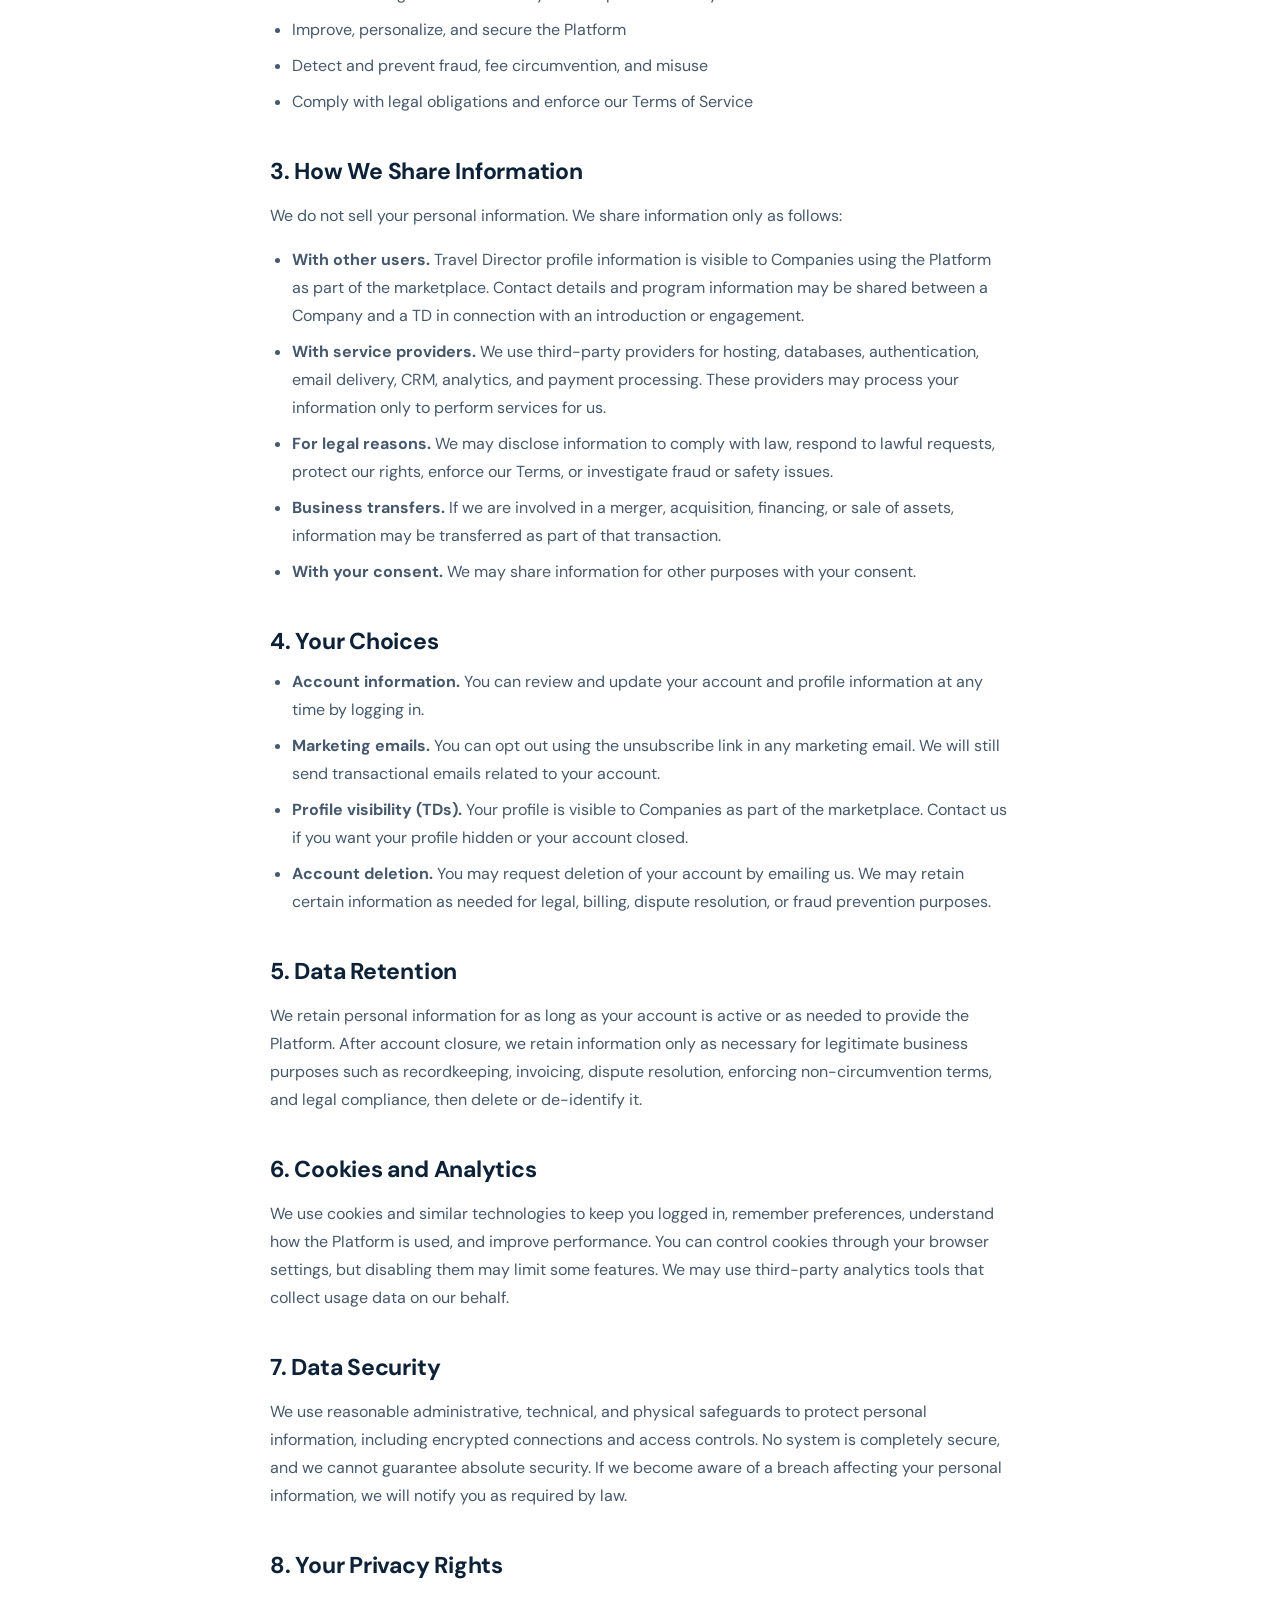
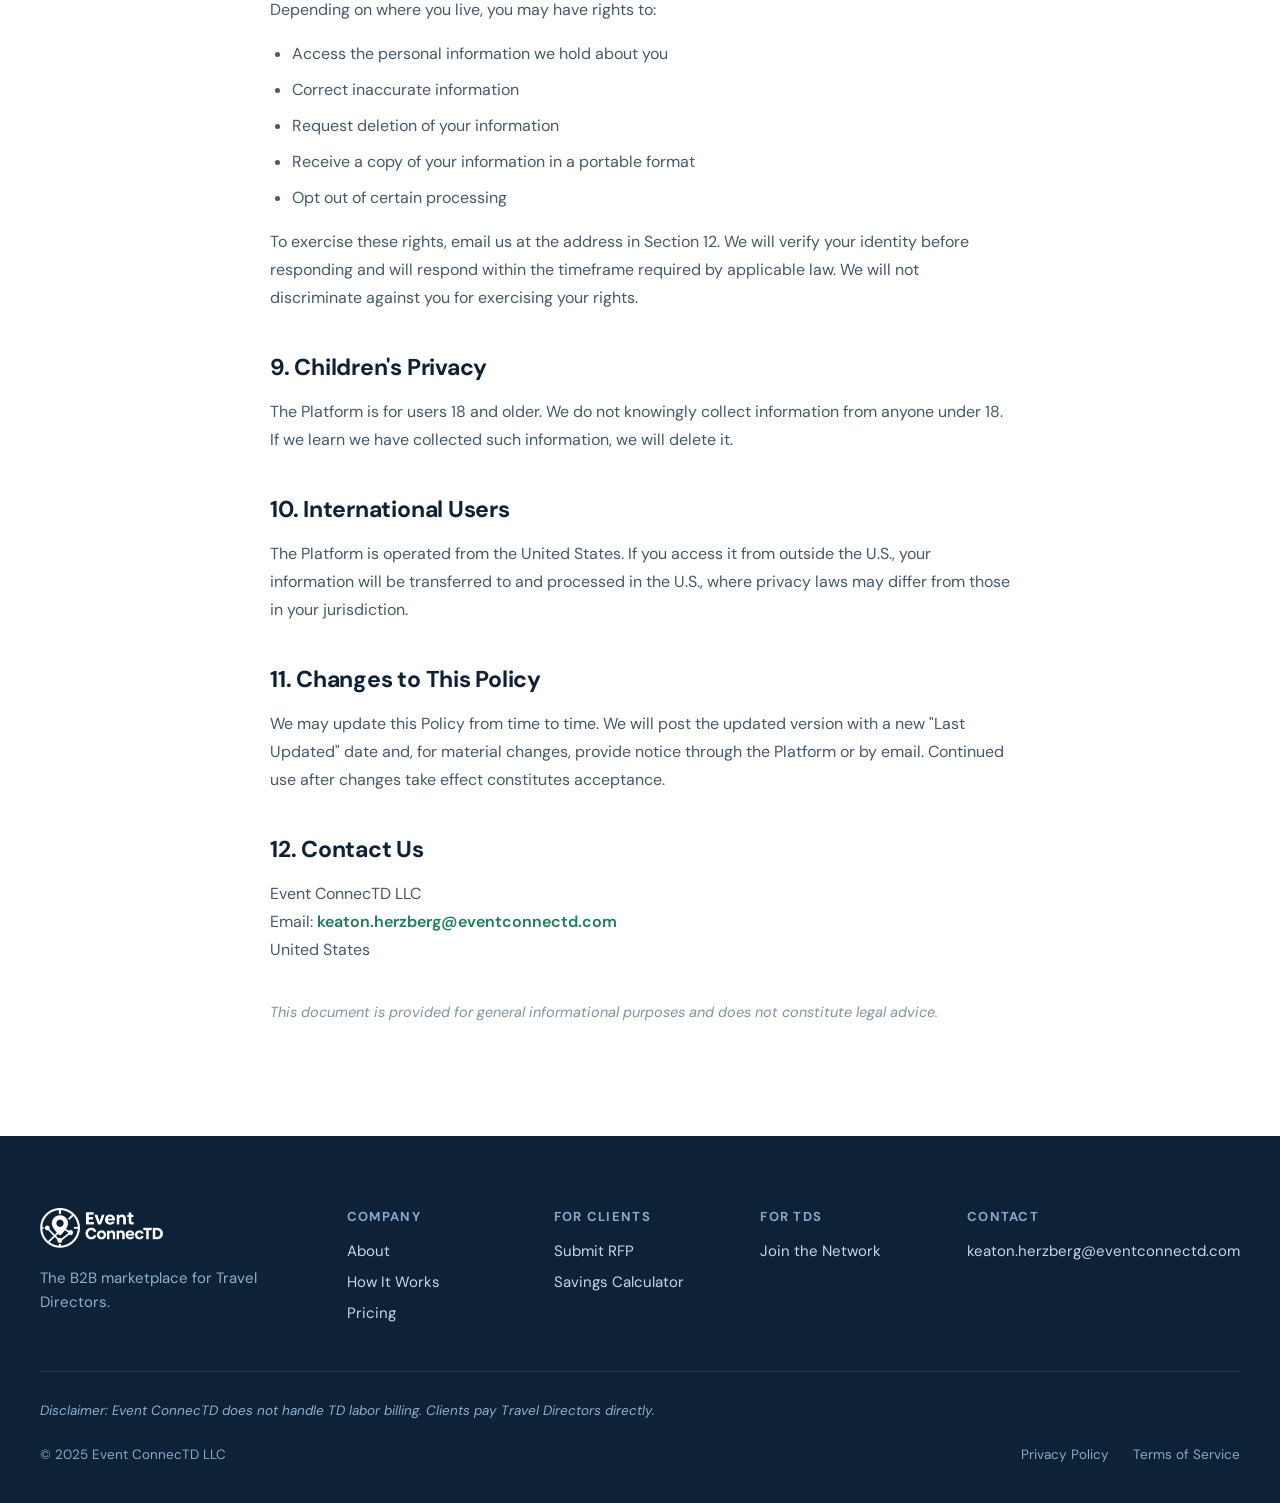
<file: privacy.html>
<!DOCTYPE html>
<html lang="en">
<head>
<meta charset="utf-8">
<meta name="viewport" content="width=device-width, initial-scale=1">
<title>Privacy Policy — Event ConnecTD</title>
<meta name="description" content="How Event ConnecTD LLC collects, uses, and protects your information across our Travel Director marketplace.">
<link rel="canonical" href="https://eventconnectd.com/privacy.html">
<link rel="icon" type="image/png" href="favicon.png">
<link rel="apple-touch-icon" href="apple-touch-icon.png">
<meta property="og:type" content="website">
<meta property="og:site_name" content="Event ConnecTD">
<meta property="og:title" content="Privacy Policy — Event ConnecTD">
<meta property="og:description" content="How Event ConnecTD LLC collects, uses, and protects your information across our Travel Director marketplace.">
<meta property="og:url" content="https://eventconnectd.com/privacy.html">
<meta property="og:image" content="https://eventconnectd.com/og-image.jpg">
<meta name="twitter:card" content="summary_large_image">
<script type="application/ld+json">
{
  "@context": "https://schema.org",
  "@type": "BreadcrumbList",
  "itemListElement": [
    {
      "@type": "ListItem",
      "position": 1,
      "name": "Home",
      "item": "https://eventconnectd.com/"
    },
    {
      "@type": "ListItem",
      "position": 2,
      "name": "Privacy Policy",
      "item": "https://eventconnectd.com/privacy.html"
    }
  ]
}
</script>
<link rel="preconnect" href="https://fonts.googleapis.com">
<link rel="preconnect" href="https://fonts.gstatic.com" crossorigin>
<link href="https://fonts.googleapis.com/css2?family=DM+Sans:opsz,wght@9..40,400;9..40,500;9..40,600;9..40,700;9..40,800&display=swap" rel="stylesheet">
<link rel="stylesheet" href="styles.css">
</head>
<body>

<nav class="nav">
  <input type="checkbox" id="nav-toggle" class="nav-toggle-cb" aria-hidden="true">
  <div class="nav-inner">
    <a href="index.html" class="nav-logo"><img src="project/uploads/Event ConnecTD logo.png" alt="Event ConnecTD"></a>
    <div class="nav-links">
      <a href="index.html">Home</a>
      <a href="about.html">About</a>
      <a href="services.html">Services</a>
      <a href="contact.html">Contact</a>
    </div>
    <div class="nav-right">
      <a href="https://platform.eventconnectd.com/api/login" class="nav-signin" target="_blank" rel="noopener">Sign In</a>
      <a href="contact.html" class="nav-cta">Submit an RFP</a>
    </div>
      <label for="nav-toggle" class="nav-burger"><span></span><span></span><span></span><span class="sr-only">Toggle menu</span></label>
  </div>
  <div class="nav-mobile">
    <a href="index.html">Home</a>
    <a href="about.html">About</a>
    <a href="services.html">Services</a>
    <a href="contact.html">Contact</a>
    <a href="https://platform.eventconnectd.com/api/login" class="m-signin" target="_blank" rel="noopener">Sign In</a>
    <a href="contact.html">Submit an RFP</a>
  </div>
</nav>

<section class="page-hero">
  <div class="page-hero-inner">
    <h1>Privacy Policy</h1>
    <p>How Event ConnecTD collects, uses, and shares your information.</p>
  </div>
</section>

<article class="legal">
  <p class="updated"><strong>Event ConnecTD LLC</strong><br>Last Updated: July 17, 2026</p>
  <p class="intro">This Privacy Policy explains how Event ConnecTD LLC ("Event ConnecTD," "we," "us," or "our") collects, uses, and shares information when you use eventconnectd.com and related services (the "Platform"). By using the Platform, you agree to this Policy.</p>

  <h2>1. Information We Collect</h2>
  <h3>Information you provide:</h3>
  <ul>
    <li>Account information: name, email address, phone number, password, company name, and role</li>
    <li>Profile information (Travel Directors): work history, past programs, skills, certifications, references, photos, location, and availability</li>
    <li>Business information (Companies): company details, program requirements, and hiring preferences</li>
    <li>Communications: messages sent through the Platform, inquiries, and support requests</li>
    <li>Billing information: invoicing details for finder's fees (payment card data, if collected, is processed by our payment processor and not stored by us)</li>
  </ul>
  <h3>Information collected automatically:</h3>
  <ul>
    <li>Usage data: pages viewed, features used, searches, clicks, and time on Platform</li>
    <li>Device data: IP address, browser type, operating system, and device identifiers</li>
    <li>Cookies and similar technologies (see Section 6)</li>
  </ul>
  <h3>Information from third parties:</h3>
  <ul>
    <li>Information from service providers we use to operate the Platform, such as authentication, CRM, and email delivery providers</li>
    <li>Publicly available professional information, where relevant to Platform operations</li>
  </ul>

  <h2>2. How We Use Information</h2>
  <p>We use information to:</p>
  <ul>
    <li>Create and manage accounts</li>
    <li>Operate the marketplace, including displaying TD profiles to Companies and facilitating introductions and engagements</li>
    <li>Process invoices and collect finder's fees</li>
    <li>Communicate with you about the Platform, including transactional emails, updates, and support</li>
    <li>Send marketing communications you can opt out of at any time</li>
    <li>Improve, personalize, and secure the Platform</li>
    <li>Detect and prevent fraud, fee circumvention, and misuse</li>
    <li>Comply with legal obligations and enforce our Terms of Service</li>
  </ul>

  <h2>3. How We Share Information</h2>
  <p>We do not sell your personal information. We share information only as follows:</p>
  <ul>
    <li><strong>With other users.</strong> Travel Director profile information is visible to Companies using the Platform as part of the marketplace. Contact details and program information may be shared between a Company and a TD in connection with an introduction or engagement.</li>
    <li><strong>With service providers.</strong> We use third-party providers for hosting, databases, authentication, email delivery, CRM, analytics, and payment processing. These providers may process your information only to perform services for us.</li>
    <li><strong>For legal reasons.</strong> We may disclose information to comply with law, respond to lawful requests, protect our rights, enforce our Terms, or investigate fraud or safety issues.</li>
    <li><strong>Business transfers.</strong> If we are involved in a merger, acquisition, financing, or sale of assets, information may be transferred as part of that transaction.</li>
    <li><strong>With your consent.</strong> We may share information for other purposes with your consent.</li>
  </ul>

  <h2>4. Your Choices</h2>
  <ul>
    <li><strong>Account information.</strong> You can review and update your account and profile information at any time by logging in.</li>
    <li><strong>Marketing emails.</strong> You can opt out using the unsubscribe link in any marketing email. We will still send transactional emails related to your account.</li>
    <li><strong>Profile visibility (TDs).</strong> Your profile is visible to Companies as part of the marketplace. Contact us if you want your profile hidden or your account closed.</li>
    <li><strong>Account deletion.</strong> You may request deletion of your account by emailing us. We may retain certain information as needed for legal, billing, dispute resolution, or fraud prevention purposes.</li>
  </ul>

  <h2>5. Data Retention</h2>
  <p>We retain personal information for as long as your account is active or as needed to provide the Platform. After account closure, we retain information only as necessary for legitimate business purposes such as recordkeeping, invoicing, dispute resolution, enforcing non-circumvention terms, and legal compliance, then delete or de-identify it.</p>

  <h2>6. Cookies and Analytics</h2>
  <p>We use cookies and similar technologies to keep you logged in, remember preferences, understand how the Platform is used, and improve performance. You can control cookies through your browser settings, but disabling them may limit some features. We may use third-party analytics tools that collect usage data on our behalf.</p>

  <h2>7. Data Security</h2>
  <p>We use reasonable administrative, technical, and physical safeguards to protect personal information, including encrypted connections and access controls. No system is completely secure, and we cannot guarantee absolute security. If we become aware of a breach affecting your personal information, we will notify you as required by law.</p>

  <h2>8. Your Privacy Rights</h2>
  <p>Depending on where you live, you may have rights to:</p>
  <ul>
    <li>Access the personal information we hold about you</li>
    <li>Correct inaccurate information</li>
    <li>Request deletion of your information</li>
    <li>Receive a copy of your information in a portable format</li>
    <li>Opt out of certain processing</li>
  </ul>
  <p>To exercise these rights, email us at the address in Section 12. We will verify your identity before responding and will respond within the timeframe required by applicable law. We will not discriminate against you for exercising your rights.</p>

  <h2>9. Children's Privacy</h2>
  <p>The Platform is for users 18 and older. We do not knowingly collect information from anyone under 18. If we learn we have collected such information, we will delete it.</p>

  <h2>10. International Users</h2>
  <p>The Platform is operated from the United States. If you access it from outside the U.S., your information will be transferred to and processed in the U.S., where privacy laws may differ from those in your jurisdiction.</p>

  <h2>11. Changes to This Policy</h2>
  <p>We may update this Policy from time to time. We will post the updated version with a new "Last Updated" date and, for material changes, provide notice through the Platform or by email. Continued use after changes take effect constitutes acceptance.</p>

  <h2>12. Contact Us</h2>
  <p>Event ConnecTD LLC<br>
  Email: <a href="mailto:keaton.herzberg@eventconnectd.com">keaton.herzberg@eventconnectd.com</a><br>
  United States</p>

  <p style="margin-top:36px;font-style:italic;color:#8093A4;font-size:14.5px;">This document is provided for general informational purposes and does not constitute legal advice.</p>
</article>

<footer>
  <div class="footer-inner">
    <div class="footer-grid">
      <div class="footer-logo">
        <img src="project/uploads/Event ConnecTD logo.png" alt="Event ConnecTD">
        <p class="footer-tagline">The B2B marketplace for Travel Directors.</p>
      </div>
      <div>
        <p class="footer-col-label">Company</p>
        <div class="footer-links">
          <a href="about.html">About</a>
          <a href="index.html#how">How It Works</a>
          <a href="about.html#fee">Pricing</a>
        </div>
      </div>
      <div>
        <p class="footer-col-label">For Clients</p>
        <div class="footer-links">
          <a href="contact.html">Submit RFP</a>
          <a href="index.html#calc">Savings Calculator</a>
        </div>
      </div>
      <div>
        <p class="footer-col-label">For TDs</p>
        <div class="footer-links">
          <a href="for-travel-directors.html">Join the Network</a>
        </div>
      </div>
      <div>
        <p class="footer-col-label">Contact</p>
        <div class="footer-links">
          <a href="mailto:keaton.herzberg@eventconnectd.com">keaton.herzberg@eventconnectd.com</a>
        </div>
      </div>
    </div>
    <p class="footer-disclaimer">Disclaimer: Event ConnecTD does not handle TD labor billing. Clients pay Travel Directors directly.</p>
    <div class="footer-bottom">
      <span>© 2025 Event ConnecTD LLC</span>
      <div class="footer-bottom-links">
        <a href="privacy.html">Privacy Policy</a>
        <a href="terms.html">Terms of Service</a>
      </div>
    </div>
  </div>
</footer>

</body>
</html>
</file>
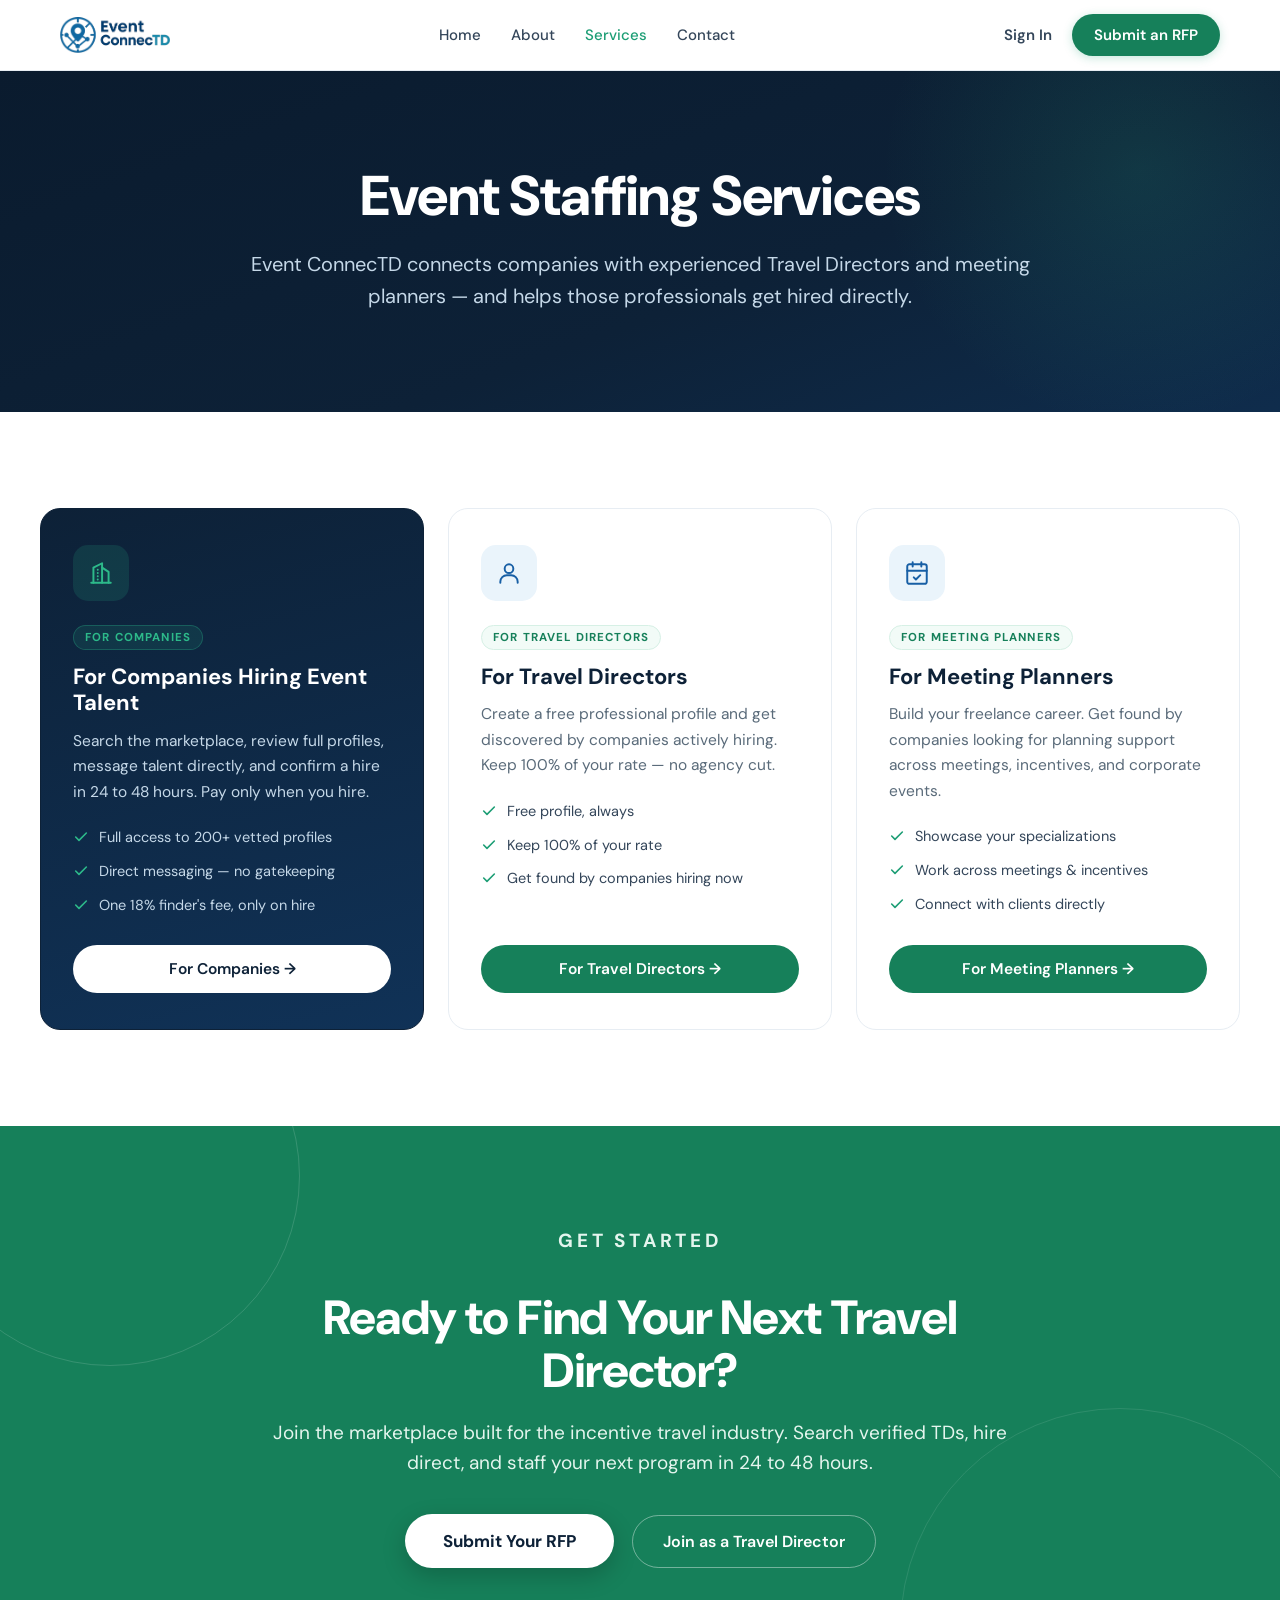
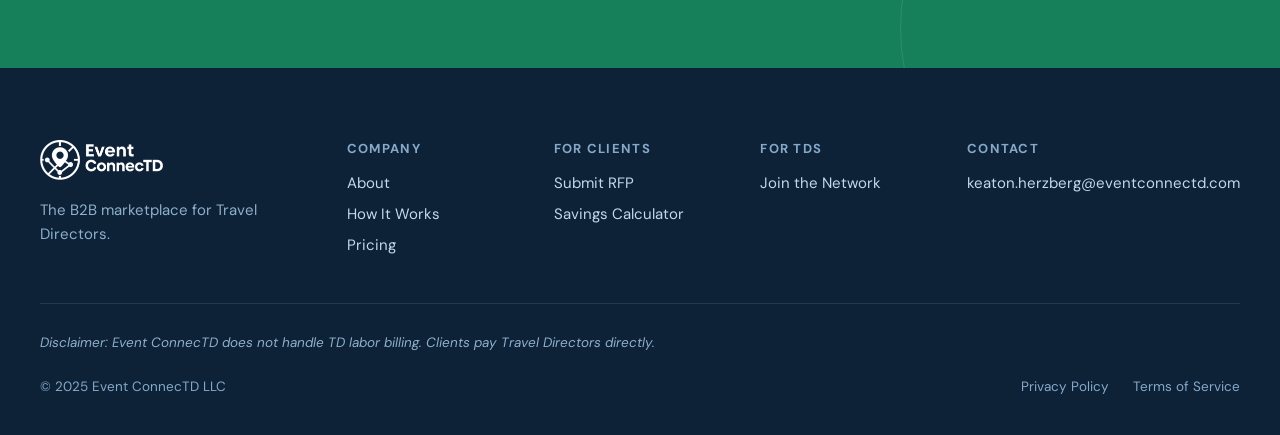
<file: services.html>
<!DOCTYPE html>
<html lang="en">
<head>
<meta charset="utf-8">
<meta name="viewport" content="width=device-width, initial-scale=1">
<title>Corporate Event Staffing Services | Event ConnecTD</title>
<meta name="description" content="Three ways to staff your program: submit an RFP, hand-pick from 200+ vetted Travel Directors, or let us manage the entire hire end-to-end.">
<link rel="canonical" href="https://eventconnectd.com/services.html">
<link rel="icon" type="image/png" href="favicon.png">
<link rel="apple-touch-icon" href="apple-touch-icon.png">
<meta property="og:type" content="website">
<meta property="og:site_name" content="Event ConnecTD">
<meta property="og:title" content="Corporate Event Staffing Services | Event ConnecTD">
<meta property="og:description" content="Three ways to staff your program: submit an RFP, hand-pick from 200+ vetted Travel Directors, or let us manage the entire hire end-to-end.">
<meta property="og:url" content="https://eventconnectd.com/services.html">
<meta property="og:image" content="https://eventconnectd.com/og-image.jpg">
<meta name="twitter:card" content="summary_large_image">
<script type="application/ld+json">
{
  "@context": "https://schema.org",
  "@type": "BreadcrumbList",
  "itemListElement": [
    {
      "@type": "ListItem",
      "position": 1,
      "name": "Home",
      "item": "https://eventconnectd.com/"
    },
    {
      "@type": "ListItem",
      "position": 2,
      "name": "Services",
      "item": "https://eventconnectd.com/services.html"
    }
  ]
}
</script>
<script type="application/ld+json">
{
  "@context": "https://schema.org",
  "@type": "Service",
  "name": "Travel Director and Meeting Planner Staffing",
  "serviceType": "Corporate event staffing marketplace",
  "provider": {
    "@type": "Organization",
    "name": "Event ConnecTD",
    "url": "https://eventconnectd.com/"
  },
  "areaServed": "US",
  "audience": {
    "@type": "BusinessAudience",
    "name": "Companies and agencies staffing corporate meetings, incentive travel, and conferences"
  },
  "offers": {
    "@type": "Offer",
    "description": "18% finder's fee on the Travel Director's contracted labor, invoiced only after a hire. No subscription or retainer.",
    "priceCurrency": "USD"
  }
}
</script>
<link rel="preconnect" href="https://fonts.googleapis.com">
<link rel="preconnect" href="https://fonts.gstatic.com" crossorigin>
<link href="https://fonts.googleapis.com/css2?family=DM+Sans:opsz,wght@9..40,400;9..40,500;9..40,600;9..40,700;9..40,800&display=swap" rel="stylesheet">
<link rel="stylesheet" href="styles.css">
<style>
  .svc-section { padding: 96px 40px; }
  .svc-grid { display: grid; grid-template-columns: repeat(3, 1fr); gap: 24px; max-width: 1240px; margin: 0 auto; }
  .svc-card { display: flex; flex-direction: column; background: #fff; border: 1px solid #E7EDF3; border-radius: 20px; padding: 36px 32px; transition: transform .18s, box-shadow .18s, border-color .18s; }
  .svc-card:hover { transform: translateY(-5px); box-shadow: 0 22px 48px rgba(13,33,55,0.12); border-color: #C9EBDB; }
  .svc-card.featured { background: linear-gradient(165deg,#0D2137,#103257); border-color: #0D2137; }
  .svc-icon { width: 56px; height: 56px; border-radius: 15px; background: #EAF4FB; display: flex; align-items: center; justify-content: center; color: #185FA5; margin-bottom: 24px; }
  .svc-card.featured .svc-icon { background: rgba(45,186,138,0.15); color: #2DBA8A; }
  .svc-tag { display: inline-block; font-weight: 700; font-size: 11.5px; letter-spacing: 0.1em; text-transform: uppercase; color: #16805A; background: #F2FBF7; border: 1px solid #D6F0E5; padding: 4px 11px; border-radius: 20px; margin-bottom: 14px; align-self: flex-start; }
  .svc-card.featured .svc-tag { color: #2DBA8A; background: rgba(45,186,138,0.12); border-color: rgba(45,186,138,0.3); }
  .svc-card h2 { font-weight: 700; font-size: 22px; line-height: 1.2; margin: 0 0 12px; color: #0D2137; }
  .svc-card.featured h2 { color: #fff; }
  .svc-card > p { font-size: 15.5px; line-height: 1.65; color: #5A6B7A; margin: 0 0 22px; }
  .svc-card.featured > p { color: #C5D8E8; }
  .svc-list { list-style: none; padding: 0; margin: 0 0 28px; display: flex; flex-direction: column; gap: 12px; }
  .svc-list li { display: flex; align-items: flex-start; gap: 10px; font-size: 14.5px; line-height: 1.5; color: #34465A; }
  .svc-card.featured .svc-list li { color: #C5D8E8; }
  .svc-list svg { flex: none; margin-top: 2px; color: #1D9E75; }
  .svc-card.featured .svc-list svg { color: #2DBA8A; }
  .svc-card .btn-area { margin-top: auto; }
  .svc-card .btn-block { display: block; text-align: center; background: #16805A; color: #fff; font-weight: 600; font-size: 15.5px; padding: 14px; border-radius: 30px; transition: background .15s, transform .15s; }
  .svc-card .btn-block:hover { background: #126A4A; transform: translateY(-1px); color: #fff; }
  .svc-card.featured .btn-block { background: #fff; color: #0D2137; }
  .svc-card.featured .btn-block:hover { background: #E4F5EE; color: #0D2137; }

  @media (max-width: 900px) {
    .svc-grid { grid-template-columns: 1fr; }
    .svc-section { padding: 64px 24px; }
  }
</style>
</head>
<body>

<!-- NAV -->
<nav class="nav">
  <input type="checkbox" id="nav-toggle" class="nav-toggle-cb" aria-hidden="true">
  <div class="nav-inner">
    <a href="index.html" class="nav-logo"><img src="project/uploads/Event ConnecTD logo.png" alt="Event ConnecTD"></a>
    <div class="nav-links">
      <a href="index.html">Home</a>
      <a href="about.html">About</a>
      <a href="services.html" class="active">Services</a>
      <a href="contact.html">Contact</a>
    </div>
    <div class="nav-right">
      <a href="https://platform.eventconnectd.com/api/login" class="nav-signin" target="_blank" rel="noopener">Sign In</a>
      <a href="contact.html" class="nav-cta">Submit an RFP</a>
    </div>
      <label for="nav-toggle" class="nav-burger"><span></span><span></span><span></span><span class="sr-only">Toggle menu</span></label>
  </div>
  <div class="nav-mobile">
    <a href="index.html">Home</a>
    <a href="about.html">About</a>
    <a href="services.html" class="active">Services</a>
    <a href="contact.html">Contact</a>
    <a href="https://platform.eventconnectd.com/api/login" class="m-signin" target="_blank" rel="noopener">Sign In</a>
    <a href="contact.html">Submit an RFP</a>
  </div>
</nav>

<!-- HERO -->
<section class="page-hero">
  <div class="page-hero-inner">
    <h1>Event Staffing Services</h1>
    <p>Event ConnecTD connects companies with experienced Travel Directors and meeting planners — and helps those professionals get hired directly.</p>
  </div>
</section>

<!-- SERVICE CARDS -->
<section class="svc-section">
  <div class="svc-grid">

    <!-- For Companies (featured) -->
    <div class="svc-card featured">
      <div class="svc-icon">
        <svg width="26" height="26" viewBox="0 0 24 24" fill="none" stroke="currentColor" stroke-width="1.8" stroke-linecap="round" stroke-linejoin="round"><path d="M3 21h18"/><path d="M5 21V7l8-4v18"/><path d="M19 21V11l-6-4"/><path d="M9 9v.01M9 12v.01M9 15v.01M9 18v.01"/></svg>
      </div>
      <span class="svc-tag">For Companies</span>
      <h2>For Companies Hiring Event Talent</h2>
      <p>Search the marketplace, review full profiles, message talent directly, and confirm a hire in 24 to 48 hours. Pay only when you hire.</p>
      <ul class="svc-list">
        <li><svg width="16" height="16" viewBox="0 0 24 24" fill="none" stroke="currentColor" stroke-width="2.4" stroke-linecap="round" stroke-linejoin="round"><path d="M20 6 9 17l-5-5"/></svg> Full access to 200+ vetted profiles</li>
        <li><svg width="16" height="16" viewBox="0 0 24 24" fill="none" stroke="currentColor" stroke-width="2.4" stroke-linecap="round" stroke-linejoin="round"><path d="M20 6 9 17l-5-5"/></svg> Direct messaging — no gatekeeping</li>
        <li><svg width="16" height="16" viewBox="0 0 24 24" fill="none" stroke="currentColor" stroke-width="2.4" stroke-linecap="round" stroke-linejoin="round"><path d="M20 6 9 17l-5-5"/></svg> One 18% finder's fee, only on hire</li>
      </ul>
      <div class="btn-area"><a href="for-companies.html" class="btn-block">For Companies →</a></div>
    </div>

    <!-- For Travel Directors -->
    <div class="svc-card">
      <div class="svc-icon">
        <svg width="26" height="26" viewBox="0 0 24 24" fill="none" stroke="currentColor" stroke-width="1.8" stroke-linecap="round" stroke-linejoin="round"><circle cx="12" cy="8" r="4"/><path d="M4 21v-1a6 6 0 0 1 6-6h4a6 6 0 0 1 6 6v1"/></svg>
      </div>
      <span class="svc-tag">For Travel Directors</span>
      <h2>For Travel Directors</h2>
      <p>Create a free professional profile and get discovered by companies actively hiring. Keep 100% of your rate — no agency cut.</p>
      <ul class="svc-list">
        <li><svg width="16" height="16" viewBox="0 0 24 24" fill="none" stroke="currentColor" stroke-width="2.4" stroke-linecap="round" stroke-linejoin="round"><path d="M20 6 9 17l-5-5"/></svg> Free profile, always</li>
        <li><svg width="16" height="16" viewBox="0 0 24 24" fill="none" stroke="currentColor" stroke-width="2.4" stroke-linecap="round" stroke-linejoin="round"><path d="M20 6 9 17l-5-5"/></svg> Keep 100% of your rate</li>
        <li><svg width="16" height="16" viewBox="0 0 24 24" fill="none" stroke="currentColor" stroke-width="2.4" stroke-linecap="round" stroke-linejoin="round"><path d="M20 6 9 17l-5-5"/></svg> Get found by companies hiring now</li>
      </ul>
      <div class="btn-area"><a href="for-travel-directors.html" class="btn-block">For Travel Directors →</a></div>
    </div>

    <!-- For Meeting Planners -->
    <div class="svc-card">
      <div class="svc-icon">
        <svg width="26" height="26" viewBox="0 0 24 24" fill="none" stroke="currentColor" stroke-width="1.8" stroke-linecap="round" stroke-linejoin="round"><rect x="3" y="4" width="18" height="18" rx="2"/><path d="M16 2v4M8 2v4M3 10h18"/><path d="m9 16 2 2 4-4"/></svg>
      </div>
      <span class="svc-tag">For Meeting Planners</span>
      <h2>For Meeting Planners</h2>
      <p>Build your freelance career. Get found by companies looking for planning support across meetings, incentives, and corporate events.</p>
      <ul class="svc-list">
        <li><svg width="16" height="16" viewBox="0 0 24 24" fill="none" stroke="currentColor" stroke-width="2.4" stroke-linecap="round" stroke-linejoin="round"><path d="M20 6 9 17l-5-5"/></svg> Showcase your specializations</li>
        <li><svg width="16" height="16" viewBox="0 0 24 24" fill="none" stroke="currentColor" stroke-width="2.4" stroke-linecap="round" stroke-linejoin="round"><path d="M20 6 9 17l-5-5"/></svg> Work across meetings & incentives</li>
        <li><svg width="16" height="16" viewBox="0 0 24 24" fill="none" stroke="currentColor" stroke-width="2.4" stroke-linecap="round" stroke-linejoin="round"><path d="M20 6 9 17l-5-5"/></svg> Connect with clients directly</li>
      </ul>
      <div class="btn-area"><a href="for-meeting-planners.html" class="btn-block">For Meeting Planners →</a></div>
    </div>

  </div>
</section>

<!-- CLOSING CTA -->
<section class="footer-cta">
  <div class="footer-cta-ring-1"></div>
  <div class="footer-cta-ring-2"></div>
  <div class="footer-cta-inner">
    <p class="eyebrow">Get Started</p>
    <h2>Ready to Find Your Next Travel Director?</h2>
    <p>Join the marketplace built for the incentive travel industry. Search verified TDs, hire direct, and staff your next program in 24 to 48 hours.</p>
    <div class="footer-cta-btns">
      <a href="contact.html" class="btn-white">Submit Your RFP</a>
      <a href="https://platform.eventconnectd.com/api/login?role=travel_director" class="btn-outline" target="_blank" rel="noopener">Join as a Travel Director</a>
    </div>
  </div>
</section>

<!-- FOOTER -->
<footer>
  <div class="footer-inner">
    <div class="footer-grid">
      <div class="footer-logo">
        <img src="project/uploads/Event ConnecTD logo.png" alt="Event ConnecTD">
        <p class="footer-tagline">The B2B marketplace for Travel Directors.</p>
      </div>
      <div>
        <p class="footer-col-label">Company</p>
        <div class="footer-links">
          <a href="about.html">About</a>
          <a href="index.html#how">How It Works</a>
          <a href="about.html#fee">Pricing</a>
        </div>
      </div>
      <div>
        <p class="footer-col-label">For Clients</p>
        <div class="footer-links">
          <a href="contact.html">Submit RFP</a>
          <a href="index.html#calc">Savings Calculator</a>
        </div>
      </div>
      <div>
        <p class="footer-col-label">For TDs</p>
        <div class="footer-links">
          <a href="services.html">Join the Network</a>
        </div>
      </div>
      <div>
        <p class="footer-col-label">Contact</p>
        <div class="footer-links">
          <a href="mailto:keaton.herzberg@eventconnectd.com">keaton.herzberg@eventconnectd.com</a>
        </div>
      </div>
    </div>
    <p class="footer-disclaimer">Disclaimer: Event ConnecTD does not handle TD labor billing. Clients pay Travel Directors directly.</p>
    <div class="footer-bottom">
      <span>© 2025 Event ConnecTD LLC</span>
      <div class="footer-bottom-links">
        <a href="privacy.html">Privacy Policy</a>
        <a href="terms.html">Terms of Service</a>
      </div>
    </div>
  </div>
</footer>

</body>
</html>
</file>
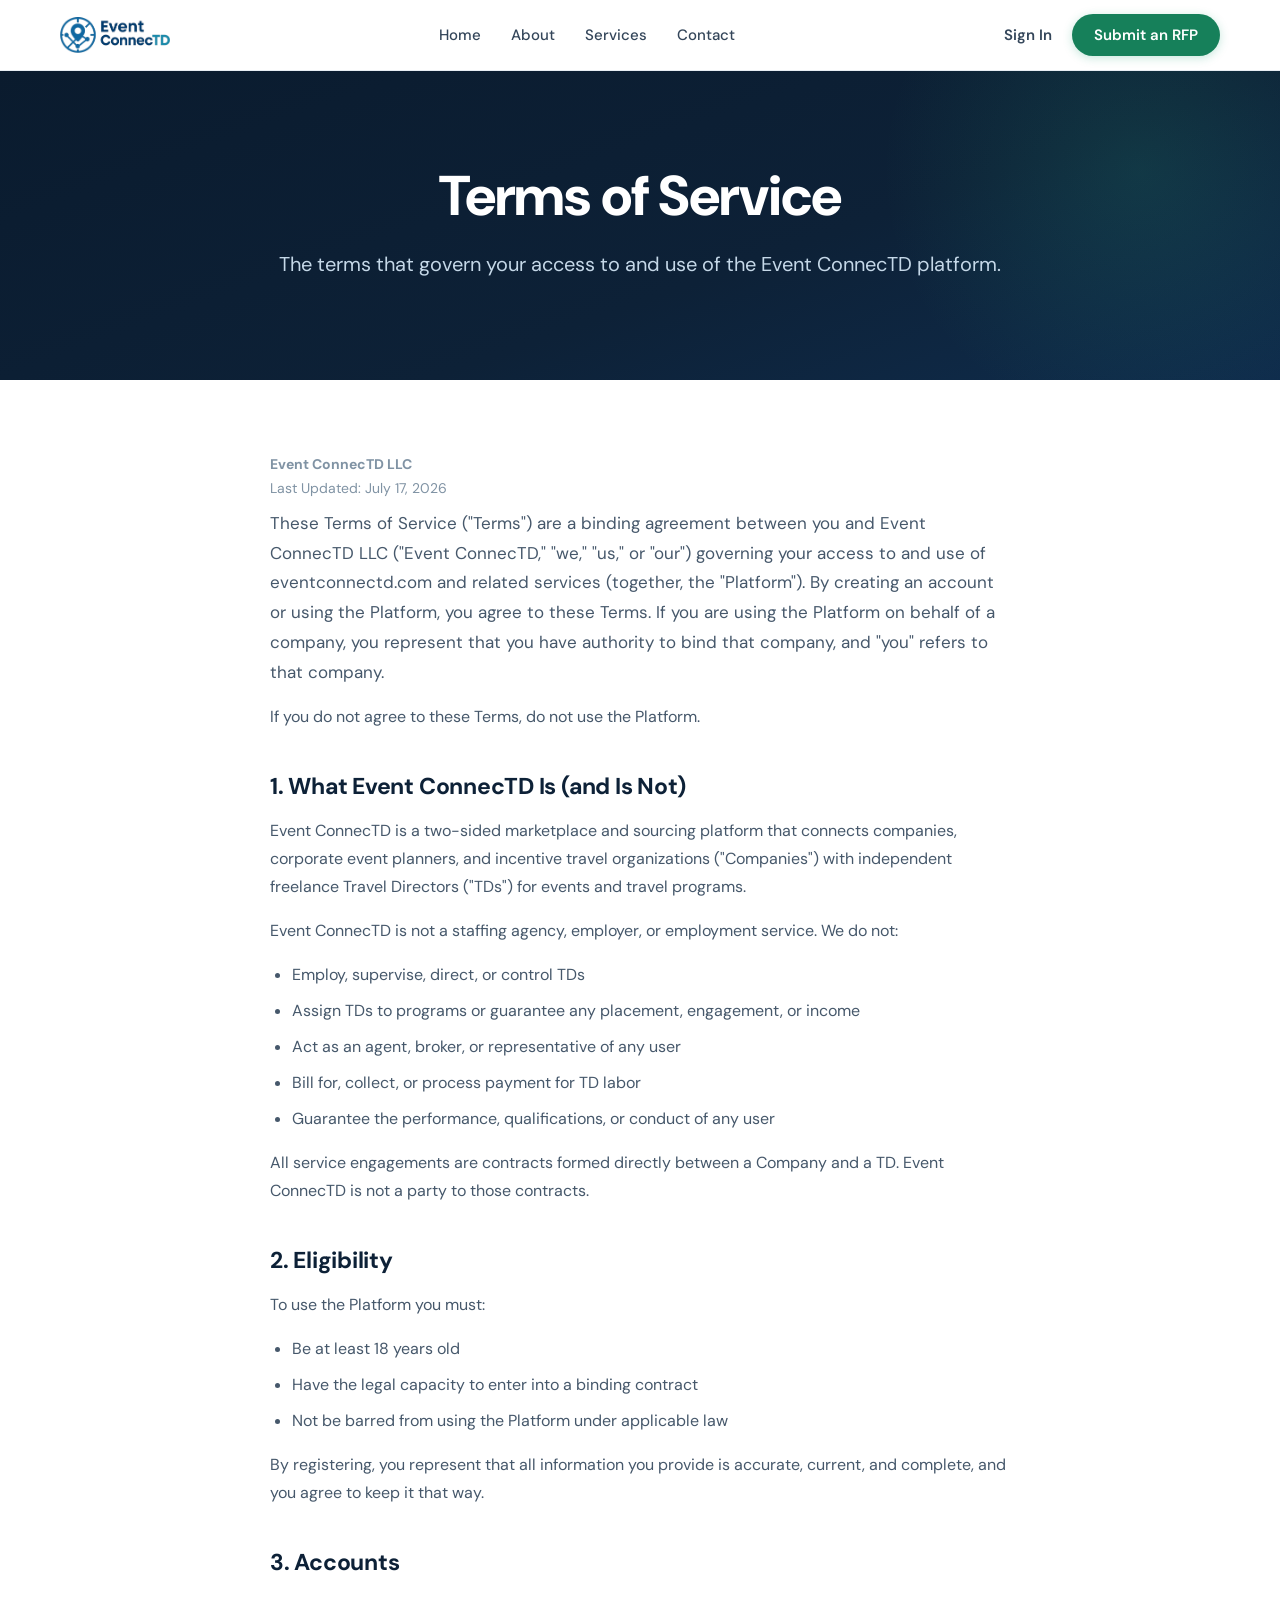
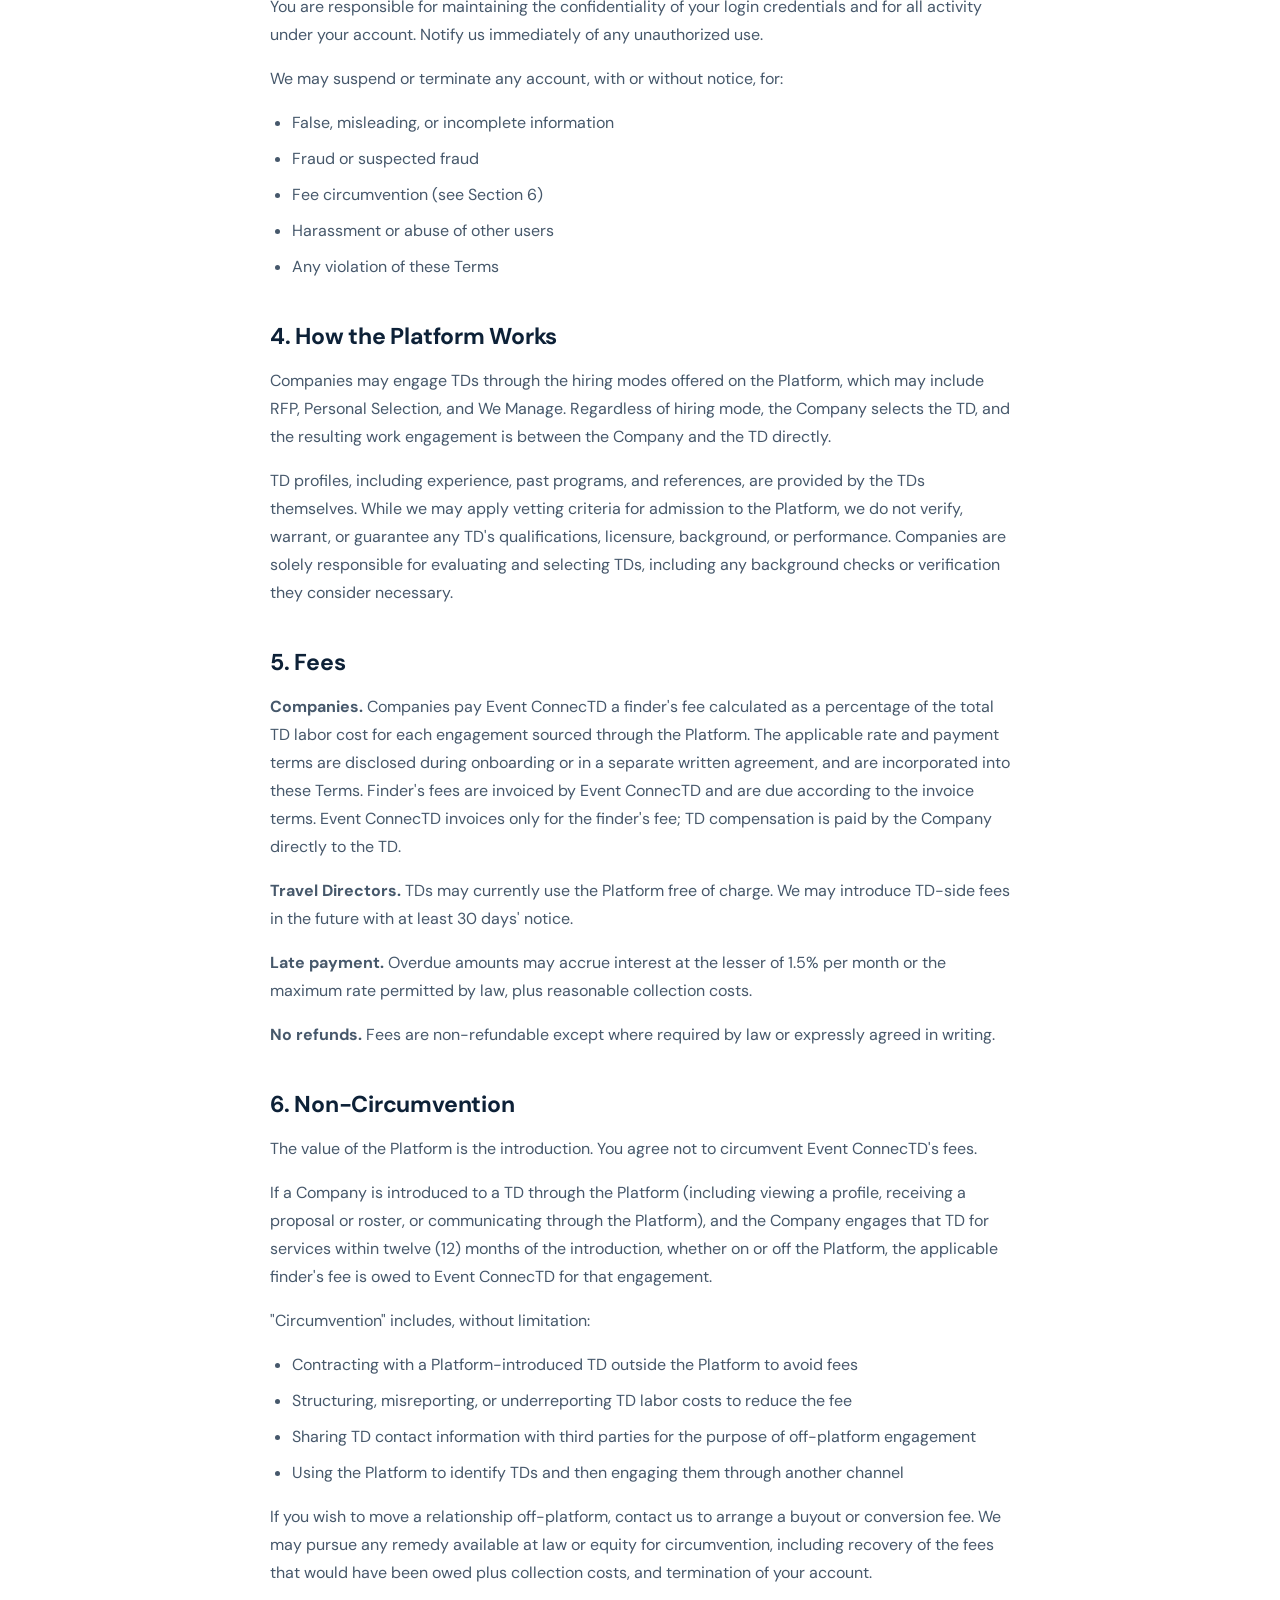
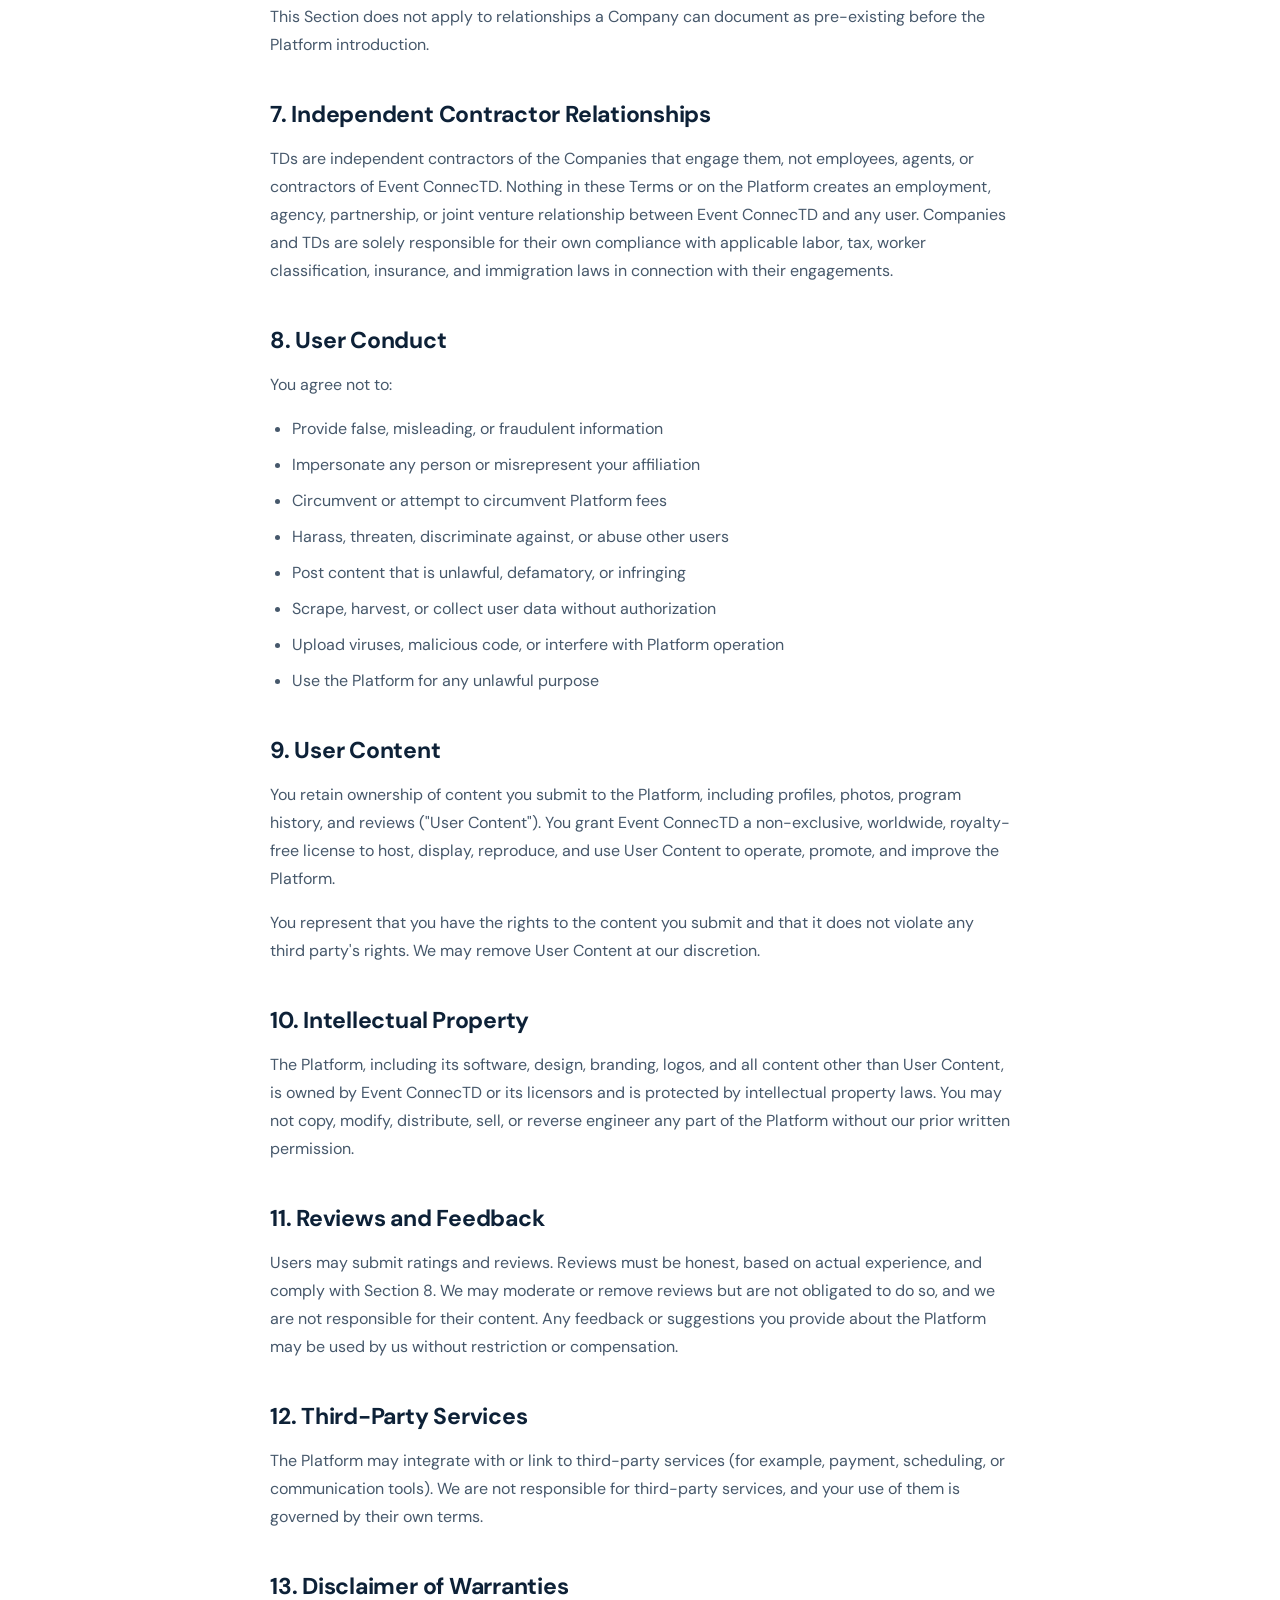
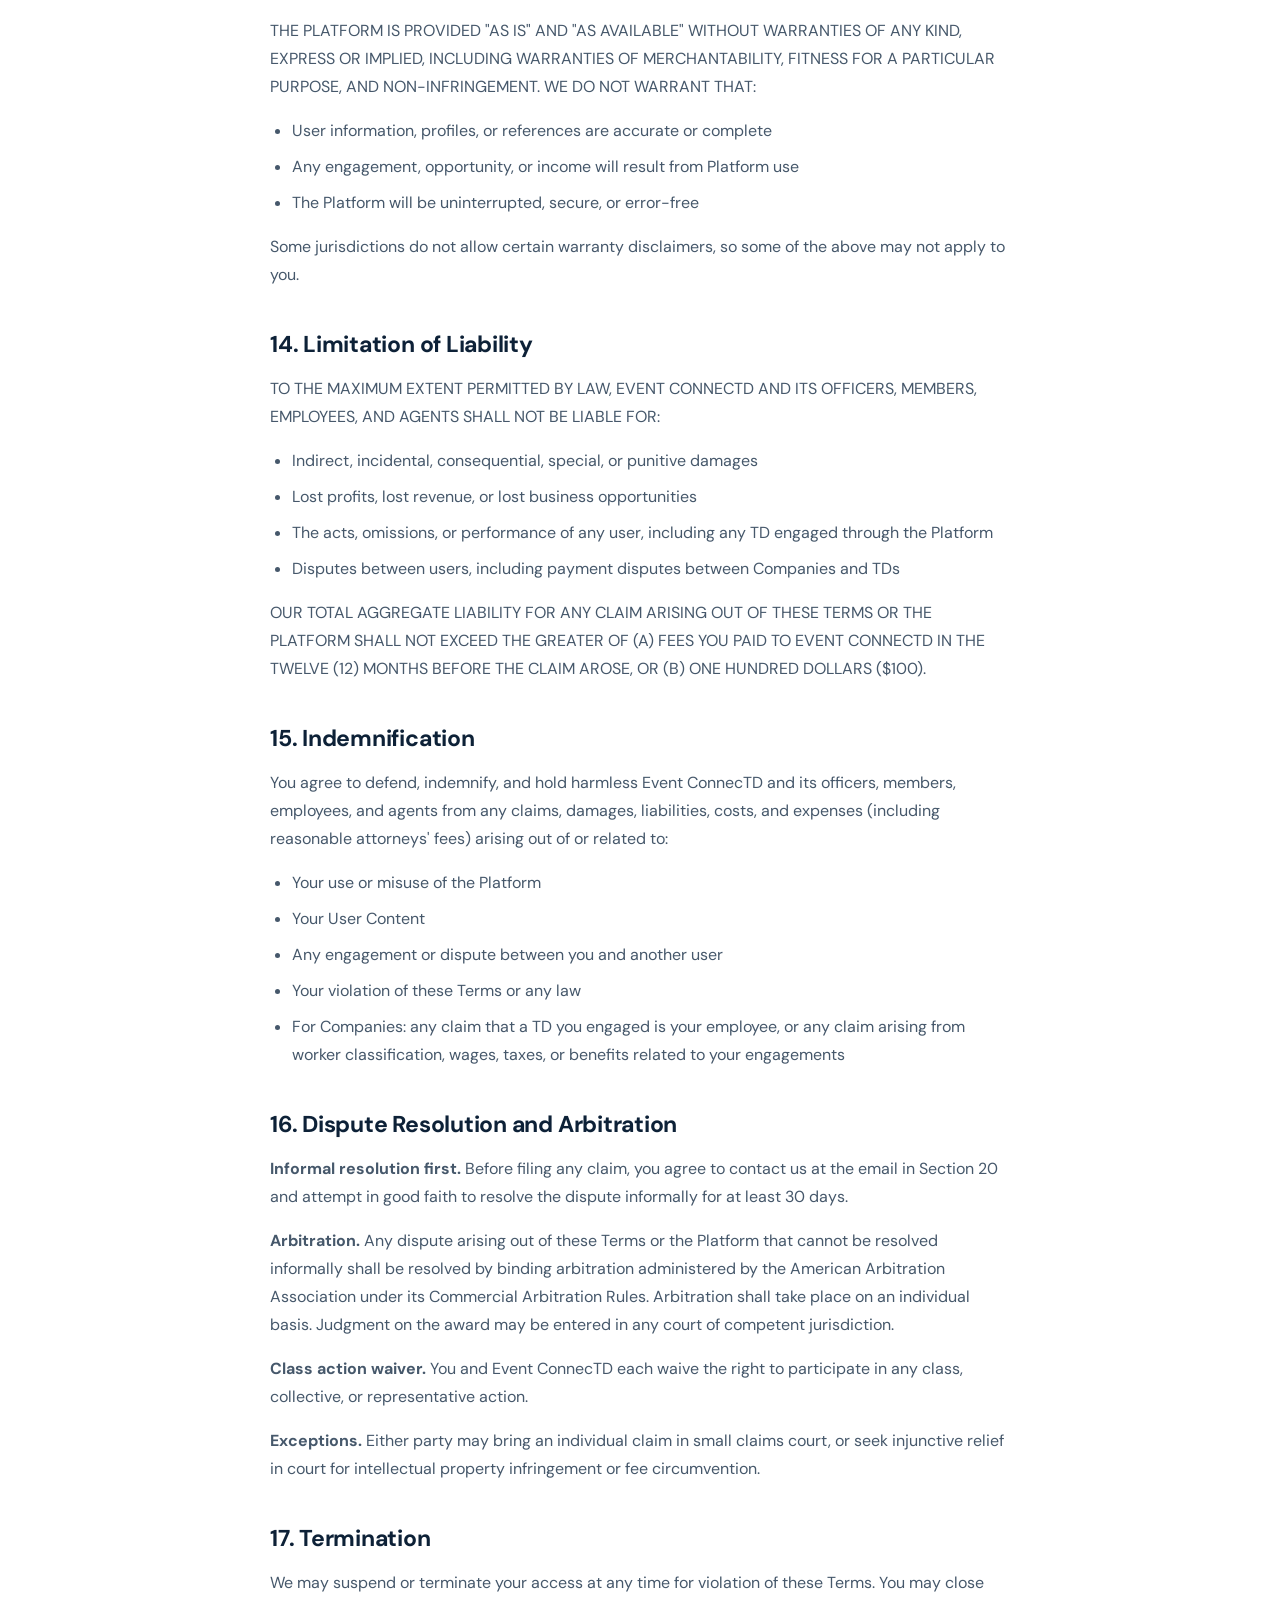
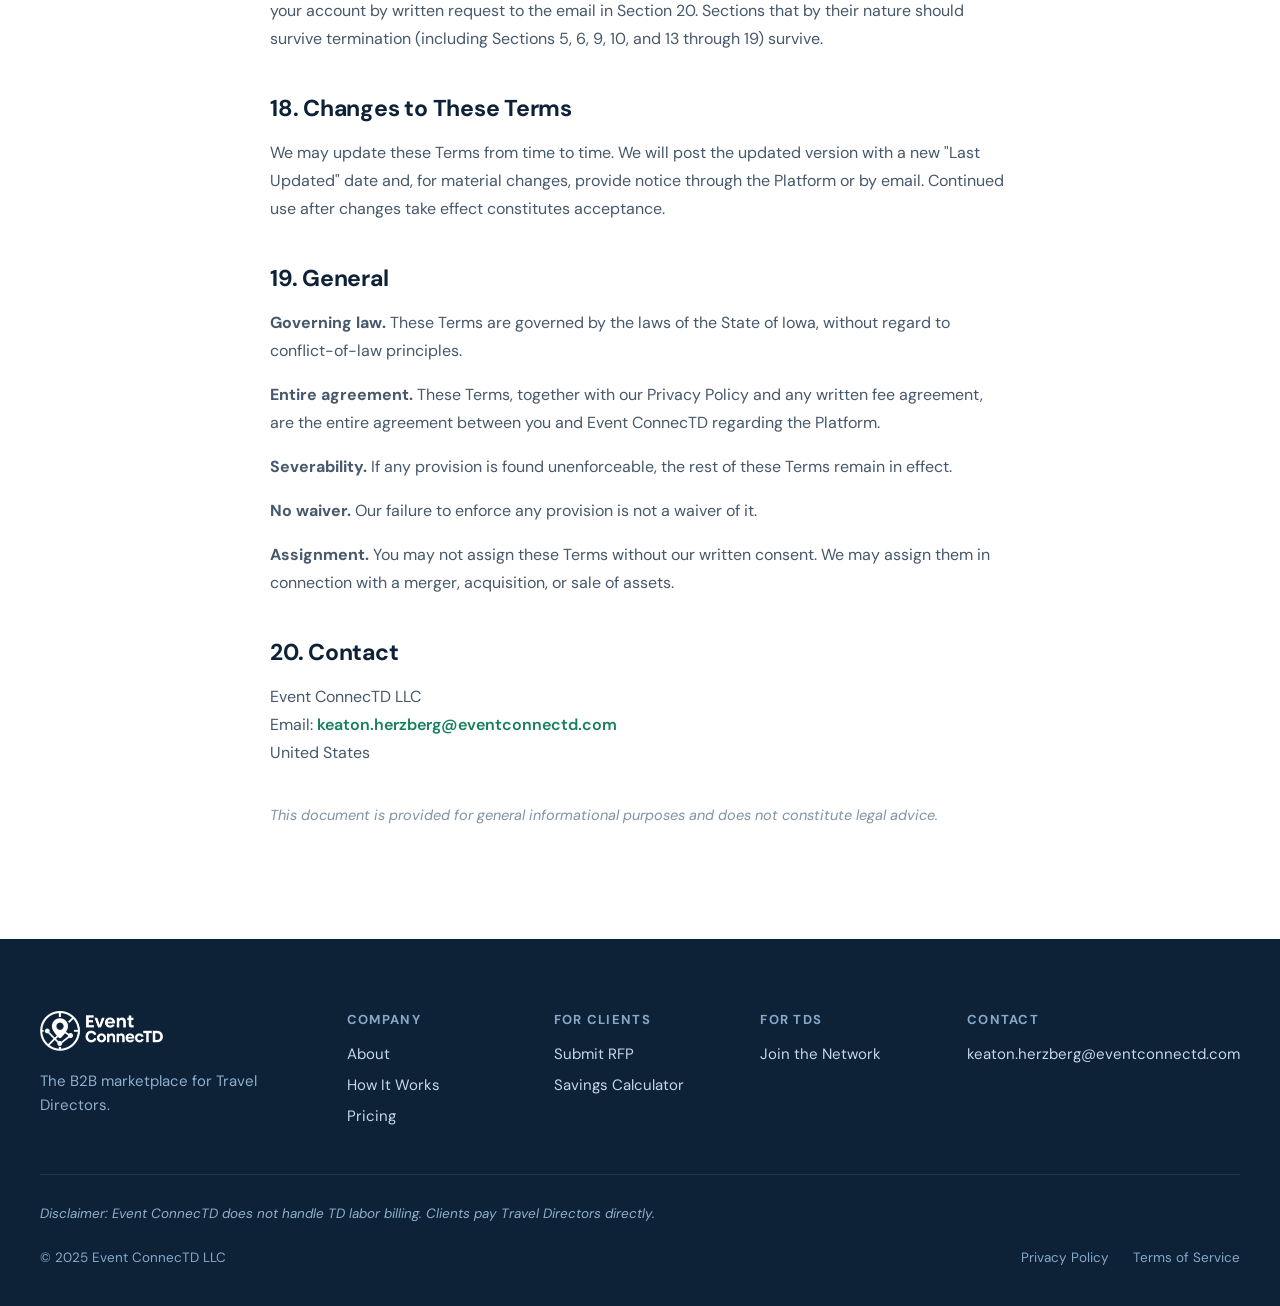
<file: terms.html>
<!DOCTYPE html>
<html lang="en">
<head>
<meta charset="utf-8">
<meta name="viewport" content="width=device-width, initial-scale=1">
<title>Terms of Service — Event ConnecTD</title>
<meta name="description" content="The terms governing use of the Event ConnecTD platform — fees, non-circumvention, independent contractor status, and dispute resolution.">
<link rel="canonical" href="https://eventconnectd.com/terms.html">
<link rel="icon" type="image/png" href="favicon.png">
<link rel="apple-touch-icon" href="apple-touch-icon.png">
<meta property="og:type" content="website">
<meta property="og:site_name" content="Event ConnecTD">
<meta property="og:title" content="Terms of Service — Event ConnecTD">
<meta property="og:description" content="The terms governing use of the Event ConnecTD platform — fees, non-circumvention, independent contractor status, and dispute resolution.">
<meta property="og:url" content="https://eventconnectd.com/terms.html">
<meta property="og:image" content="https://eventconnectd.com/og-image.jpg">
<meta name="twitter:card" content="summary_large_image">
<script type="application/ld+json">
{
  "@context": "https://schema.org",
  "@type": "BreadcrumbList",
  "itemListElement": [
    {
      "@type": "ListItem",
      "position": 1,
      "name": "Home",
      "item": "https://eventconnectd.com/"
    },
    {
      "@type": "ListItem",
      "position": 2,
      "name": "Terms of Service",
      "item": "https://eventconnectd.com/terms.html"
    }
  ]
}
</script>
<link rel="preconnect" href="https://fonts.googleapis.com">
<link rel="preconnect" href="https://fonts.gstatic.com" crossorigin>
<link href="https://fonts.googleapis.com/css2?family=DM+Sans:opsz,wght@9..40,400;9..40,500;9..40,600;9..40,700;9..40,800&display=swap" rel="stylesheet">
<link rel="stylesheet" href="styles.css">
</head>
<body>

<nav class="nav">
  <input type="checkbox" id="nav-toggle" class="nav-toggle-cb" aria-hidden="true">
  <div class="nav-inner">
    <a href="index.html" class="nav-logo"><img src="project/uploads/Event ConnecTD logo.png" alt="Event ConnecTD"></a>
    <div class="nav-links">
      <a href="index.html">Home</a>
      <a href="about.html">About</a>
      <a href="services.html">Services</a>
      <a href="contact.html">Contact</a>
    </div>
    <div class="nav-right">
      <a href="https://platform.eventconnectd.com/api/login" class="nav-signin" target="_blank" rel="noopener">Sign In</a>
      <a href="contact.html" class="nav-cta">Submit an RFP</a>
    </div>
      <label for="nav-toggle" class="nav-burger"><span></span><span></span><span></span><span class="sr-only">Toggle menu</span></label>
  </div>
  <div class="nav-mobile">
    <a href="index.html">Home</a>
    <a href="about.html">About</a>
    <a href="services.html">Services</a>
    <a href="contact.html">Contact</a>
    <a href="https://platform.eventconnectd.com/api/login" class="m-signin" target="_blank" rel="noopener">Sign In</a>
    <a href="contact.html">Submit an RFP</a>
  </div>
</nav>

<section class="page-hero">
  <div class="page-hero-inner">
    <h1>Terms of Service</h1>
    <p>The terms that govern your access to and use of the Event ConnecTD platform.</p>
  </div>
</section>

<article class="legal">
  <p class="updated"><strong>Event ConnecTD LLC</strong><br>Last Updated: July 17, 2026</p>
  <p class="intro">These Terms of Service ("Terms") are a binding agreement between you and Event ConnecTD LLC ("Event ConnecTD," "we," "us," or "our") governing your access to and use of eventconnectd.com and related services (together, the "Platform"). By creating an account or using the Platform, you agree to these Terms. If you are using the Platform on behalf of a company, you represent that you have authority to bind that company, and "you" refers to that company.</p>
  <p>If you do not agree to these Terms, do not use the Platform.</p>

  <h2>1. What Event ConnecTD Is (and Is Not)</h2>
  <p>Event ConnecTD is a two-sided marketplace and sourcing platform that connects companies, corporate event planners, and incentive travel organizations ("Companies") with independent freelance Travel Directors ("TDs") for events and travel programs.</p>
  <p>Event ConnecTD is not a staffing agency, employer, or employment service. We do not:</p>
  <ul>
    <li>Employ, supervise, direct, or control TDs</li>
    <li>Assign TDs to programs or guarantee any placement, engagement, or income</li>
    <li>Act as an agent, broker, or representative of any user</li>
    <li>Bill for, collect, or process payment for TD labor</li>
    <li>Guarantee the performance, qualifications, or conduct of any user</li>
  </ul>
  <p>All service engagements are contracts formed directly between a Company and a TD. Event ConnecTD is not a party to those contracts.</p>

  <h2>2. Eligibility</h2>
  <p>To use the Platform you must:</p>
  <ul>
    <li>Be at least 18 years old</li>
    <li>Have the legal capacity to enter into a binding contract</li>
    <li>Not be barred from using the Platform under applicable law</li>
  </ul>
  <p>By registering, you represent that all information you provide is accurate, current, and complete, and you agree to keep it that way.</p>

  <h2>3. Accounts</h2>
  <p>You are responsible for maintaining the confidentiality of your login credentials and for all activity under your account. Notify us immediately of any unauthorized use.</p>
  <p>We may suspend or terminate any account, with or without notice, for:</p>
  <ul>
    <li>False, misleading, or incomplete information</li>
    <li>Fraud or suspected fraud</li>
    <li>Fee circumvention (see Section 6)</li>
    <li>Harassment or abuse of other users</li>
    <li>Any violation of these Terms</li>
  </ul>

  <h2>4. How the Platform Works</h2>
  <p>Companies may engage TDs through the hiring modes offered on the Platform, which may include RFP, Personal Selection, and We Manage. Regardless of hiring mode, the Company selects the TD, and the resulting work engagement is between the Company and the TD directly.</p>
  <p>TD profiles, including experience, past programs, and references, are provided by the TDs themselves. While we may apply vetting criteria for admission to the Platform, we do not verify, warrant, or guarantee any TD's qualifications, licensure, background, or performance. Companies are solely responsible for evaluating and selecting TDs, including any background checks or verification they consider necessary.</p>

  <h2>5. Fees</h2>
  <p><strong>Companies.</strong> Companies pay Event ConnecTD a finder's fee calculated as a percentage of the total TD labor cost for each engagement sourced through the Platform. The applicable rate and payment terms are disclosed during onboarding or in a separate written agreement, and are incorporated into these Terms. Finder's fees are invoiced by Event ConnecTD and are due according to the invoice terms. Event ConnecTD invoices only for the finder's fee; TD compensation is paid by the Company directly to the TD.</p>
  <p><strong>Travel Directors.</strong> TDs may currently use the Platform free of charge. We may introduce TD-side fees in the future with at least 30 days' notice.</p>
  <p><strong>Late payment.</strong> Overdue amounts may accrue interest at the lesser of 1.5% per month or the maximum rate permitted by law, plus reasonable collection costs.</p>
  <p><strong>No refunds.</strong> Fees are non-refundable except where required by law or expressly agreed in writing.</p>

  <h2>6. Non-Circumvention</h2>
  <p>The value of the Platform is the introduction. You agree not to circumvent Event ConnecTD's fees.</p>
  <p>If a Company is introduced to a TD through the Platform (including viewing a profile, receiving a proposal or roster, or communicating through the Platform), and the Company engages that TD for services within twelve (12) months of the introduction, whether on or off the Platform, the applicable finder's fee is owed to Event ConnecTD for that engagement.</p>
  <p>"Circumvention" includes, without limitation:</p>
  <ul>
    <li>Contracting with a Platform-introduced TD outside the Platform to avoid fees</li>
    <li>Structuring, misreporting, or underreporting TD labor costs to reduce the fee</li>
    <li>Sharing TD contact information with third parties for the purpose of off-platform engagement</li>
    <li>Using the Platform to identify TDs and then engaging them through another channel</li>
  </ul>
  <p>If you wish to move a relationship off-platform, contact us to arrange a buyout or conversion fee. We may pursue any remedy available at law or equity for circumvention, including recovery of the fees that would have been owed plus collection costs, and termination of your account.</p>
  <p>This Section does not apply to relationships a Company can document as pre-existing before the Platform introduction.</p>

  <h2>7. Independent Contractor Relationships</h2>
  <p>TDs are independent contractors of the Companies that engage them, not employees, agents, or contractors of Event ConnecTD. Nothing in these Terms or on the Platform creates an employment, agency, partnership, or joint venture relationship between Event ConnecTD and any user. Companies and TDs are solely responsible for their own compliance with applicable labor, tax, worker classification, insurance, and immigration laws in connection with their engagements.</p>

  <h2>8. User Conduct</h2>
  <p>You agree not to:</p>
  <ul>
    <li>Provide false, misleading, or fraudulent information</li>
    <li>Impersonate any person or misrepresent your affiliation</li>
    <li>Circumvent or attempt to circumvent Platform fees</li>
    <li>Harass, threaten, discriminate against, or abuse other users</li>
    <li>Post content that is unlawful, defamatory, or infringing</li>
    <li>Scrape, harvest, or collect user data without authorization</li>
    <li>Upload viruses, malicious code, or interfere with Platform operation</li>
    <li>Use the Platform for any unlawful purpose</li>
  </ul>

  <h2>9. User Content</h2>
  <p>You retain ownership of content you submit to the Platform, including profiles, photos, program history, and reviews ("User Content"). You grant Event ConnecTD a non-exclusive, worldwide, royalty-free license to host, display, reproduce, and use User Content to operate, promote, and improve the Platform.</p>
  <p>You represent that you have the rights to the content you submit and that it does not violate any third party's rights. We may remove User Content at our discretion.</p>

  <h2>10. Intellectual Property</h2>
  <p>The Platform, including its software, design, branding, logos, and all content other than User Content, is owned by Event ConnecTD or its licensors and is protected by intellectual property laws. You may not copy, modify, distribute, sell, or reverse engineer any part of the Platform without our prior written permission.</p>

  <h2>11. Reviews and Feedback</h2>
  <p>Users may submit ratings and reviews. Reviews must be honest, based on actual experience, and comply with Section 8. We may moderate or remove reviews but are not obligated to do so, and we are not responsible for their content. Any feedback or suggestions you provide about the Platform may be used by us without restriction or compensation.</p>

  <h2>12. Third-Party Services</h2>
  <p>The Platform may integrate with or link to third-party services (for example, payment, scheduling, or communication tools). We are not responsible for third-party services, and your use of them is governed by their own terms.</p>

  <h2>13. Disclaimer of Warranties</h2>
  <p>THE PLATFORM IS PROVIDED "AS IS" AND "AS AVAILABLE" WITHOUT WARRANTIES OF ANY KIND, EXPRESS OR IMPLIED, INCLUDING WARRANTIES OF MERCHANTABILITY, FITNESS FOR A PARTICULAR PURPOSE, AND NON-INFRINGEMENT. WE DO NOT WARRANT THAT:</p>
  <ul>
    <li>User information, profiles, or references are accurate or complete</li>
    <li>Any engagement, opportunity, or income will result from Platform use</li>
    <li>The Platform will be uninterrupted, secure, or error-free</li>
  </ul>
  <p>Some jurisdictions do not allow certain warranty disclaimers, so some of the above may not apply to you.</p>

  <h2>14. Limitation of Liability</h2>
  <p>TO THE MAXIMUM EXTENT PERMITTED BY LAW, EVENT CONNECTD AND ITS OFFICERS, MEMBERS, EMPLOYEES, AND AGENTS SHALL NOT BE LIABLE FOR:</p>
  <ul>
    <li>Indirect, incidental, consequential, special, or punitive damages</li>
    <li>Lost profits, lost revenue, or lost business opportunities</li>
    <li>The acts, omissions, or performance of any user, including any TD engaged through the Platform</li>
    <li>Disputes between users, including payment disputes between Companies and TDs</li>
  </ul>
  <p>OUR TOTAL AGGREGATE LIABILITY FOR ANY CLAIM ARISING OUT OF THESE TERMS OR THE PLATFORM SHALL NOT EXCEED THE GREATER OF (A) FEES YOU PAID TO EVENT CONNECTD IN THE TWELVE (12) MONTHS BEFORE THE CLAIM AROSE, OR (B) ONE HUNDRED DOLLARS ($100).</p>

  <h2>15. Indemnification</h2>
  <p>You agree to defend, indemnify, and hold harmless Event ConnecTD and its officers, members, employees, and agents from any claims, damages, liabilities, costs, and expenses (including reasonable attorneys' fees) arising out of or related to:</p>
  <ul>
    <li>Your use or misuse of the Platform</li>
    <li>Your User Content</li>
    <li>Any engagement or dispute between you and another user</li>
    <li>Your violation of these Terms or any law</li>
    <li>For Companies: any claim that a TD you engaged is your employee, or any claim arising from worker classification, wages, taxes, or benefits related to your engagements</li>
  </ul>

  <h2>16. Dispute Resolution and Arbitration</h2>
  <p><strong>Informal resolution first.</strong> Before filing any claim, you agree to contact us at the email in Section 20 and attempt in good faith to resolve the dispute informally for at least 30 days.</p>
  <p><strong>Arbitration.</strong> Any dispute arising out of these Terms or the Platform that cannot be resolved informally shall be resolved by binding arbitration administered by the American Arbitration Association under its Commercial Arbitration Rules. Arbitration shall take place on an individual basis. Judgment on the award may be entered in any court of competent jurisdiction.</p>
  <p><strong>Class action waiver.</strong> You and Event ConnecTD each waive the right to participate in any class, collective, or representative action.</p>
  <p><strong>Exceptions.</strong> Either party may bring an individual claim in small claims court, or seek injunctive relief in court for intellectual property infringement or fee circumvention.</p>

  <h2>17. Termination</h2>
  <p>We may suspend or terminate your access at any time for violation of these Terms. You may close your account by written request to the email in Section 20. Sections that by their nature should survive termination (including Sections 5, 6, 9, 10, and 13 through 19) survive.</p>

  <h2>18. Changes to These Terms</h2>
  <p>We may update these Terms from time to time. We will post the updated version with a new "Last Updated" date and, for material changes, provide notice through the Platform or by email. Continued use after changes take effect constitutes acceptance.</p>

  <h2>19. General</h2>
  <p><strong>Governing law.</strong> These Terms are governed by the laws of the State of Iowa, without regard to conflict-of-law principles.</p>
  <p><strong>Entire agreement.</strong> These Terms, together with our Privacy Policy and any written fee agreement, are the entire agreement between you and Event ConnecTD regarding the Platform.</p>
  <p><strong>Severability.</strong> If any provision is found unenforceable, the rest of these Terms remain in effect.</p>
  <p><strong>No waiver.</strong> Our failure to enforce any provision is not a waiver of it.</p>
  <p><strong>Assignment.</strong> You may not assign these Terms without our written consent. We may assign them in connection with a merger, acquisition, or sale of assets.</p>

  <h2>20. Contact</h2>
  <p>Event ConnecTD LLC<br>
  Email: <a href="mailto:keaton.herzberg@eventconnectd.com">keaton.herzberg@eventconnectd.com</a><br>
  United States</p>

  <p style="margin-top:36px;font-style:italic;color:#8093A4;font-size:14.5px;">This document is provided for general informational purposes and does not constitute legal advice.</p>
</article>

<footer>
  <div class="footer-inner">
    <div class="footer-grid">
      <div class="footer-logo">
        <img src="project/uploads/Event ConnecTD logo.png" alt="Event ConnecTD">
        <p class="footer-tagline">The B2B marketplace for Travel Directors.</p>
      </div>
      <div>
        <p class="footer-col-label">Company</p>
        <div class="footer-links">
          <a href="about.html">About</a>
          <a href="index.html#how">How It Works</a>
          <a href="about.html#fee">Pricing</a>
        </div>
      </div>
      <div>
        <p class="footer-col-label">For Clients</p>
        <div class="footer-links">
          <a href="contact.html">Submit RFP</a>
          <a href="index.html#calc">Savings Calculator</a>
        </div>
      </div>
      <div>
        <p class="footer-col-label">For TDs</p>
        <div class="footer-links">
          <a href="for-travel-directors.html">Join the Network</a>
        </div>
      </div>
      <div>
        <p class="footer-col-label">Contact</p>
        <div class="footer-links">
          <a href="mailto:keaton.herzberg@eventconnectd.com">keaton.herzberg@eventconnectd.com</a>
        </div>
      </div>
    </div>
    <p class="footer-disclaimer">Disclaimer: Event ConnecTD does not handle TD labor billing. Clients pay Travel Directors directly.</p>
    <div class="footer-bottom">
      <span>© 2025 Event ConnecTD LLC</span>
      <div class="footer-bottom-links">
        <a href="privacy.html">Privacy Policy</a>
        <a href="terms.html">Terms of Service</a>
      </div>
    </div>
  </div>
</footer>

</body>
</html>
</file>
<file: styles.css>
/* ============================================================
   Event ConnecTD — shared design system
   Brand: navy #185FA5 · dark navy #0D2137 · teal #1D9E75
   Type:  DM Sans
   ============================================================ */

:root {
  --navy: #185FA5;
  --navy-dark: #0D2137;
  --navy-darker: #0A1B2E;
  --teal: #1D9E75;
  --teal-bright: #2DBA8A;
  --teal-deep: #16805A;   /* AA-contrast teal for text on light + button fills */
  --bg-gray: #F7F9FC;
  --border: #E7EDF3;
  --text: #1A1A1A;
  --text-muted: #5A6B7A;
  --text-slate: #34465A;
  --maxw: 1240px;
}

*, *::before, *::after { box-sizing: border-box; }
html { scroll-behavior: smooth; }
body {
  margin: 0;
  font-family: 'DM Sans', sans-serif;
  color: var(--text);
  background: #fff;
  -webkit-font-smoothing: antialiased;
  overflow-x: hidden;
}
a { text-decoration: none; color: inherit; }

.container { max-width: var(--maxw); margin: 0 auto; }
.eyebrow {
  font-size: 13px; letter-spacing: 0.2em; text-transform: uppercase;
  color: var(--teal-deep); font-weight: 700; margin: 0 0 14px;
}

/* ---------- NAV ---------- */
.nav {
  position: sticky; top: 0; z-index: 50;
  background: rgba(255,255,255,0.92);
  backdrop-filter: blur(10px); -webkit-backdrop-filter: blur(10px);
  border-bottom: 1px solid var(--border);
}
.nav-inner {
  max-width: var(--maxw); margin: 0 auto; padding: 14px 40px;
  display: flex; align-items: center; justify-content: space-between; gap: 32px;
}
.nav-logo img { height: 36px; width: auto; display: block; }
.nav-links {
  display: flex; align-items: center; gap: 30px;
  font-size: 15px; font-weight: 500; color: var(--text-slate);
}
.nav-links a { transition: color .15s; }
.nav-links a:hover, .nav-links a.active { color: var(--teal); }
.nav-right { display: flex; align-items: center; gap: 20px; }
.nav-signin {
  font-size: 15px; font-weight: 600; color: var(--text-slate);
  transition: color .15s;
}
.nav-signin:hover { color: var(--teal); }
.nav-cta {
  background: var(--teal-deep); color: #fff; font-weight: 600; font-size: 15px;
  padding: 11px 22px; border-radius: 30px; white-space: nowrap;
  box-shadow: 0 2px 10px rgba(29,158,117,0.25);
  transition: transform .15s, box-shadow .15s;
}
.nav-cta:hover { transform: translateY(-1px); box-shadow: 0 6px 18px rgba(29,158,117,0.32); color: #fff; }

/* Mobile hamburger nav */
.nav-toggle-cb { display: none; }
.nav-burger { display: none; cursor: pointer; width: 42px; height: 42px; border-radius: 12px; border: 1px solid var(--border); align-items: center; justify-content: center; flex-direction: column; gap: 5px; flex: none; background: #fff; }
.nav-burger span { display: block; width: 18px; height: 2px; background: var(--navy-dark); border-radius: 2px; transition: transform .2s, opacity .2s; }
.nav-mobile { display: none; }
.nav-burger span.sr-only { position: absolute; width: 1px; height: 1px; padding: 0; margin: -1px; overflow: hidden; clip: rect(0,0,0,0); white-space: nowrap; border: 0; background: none; }

/* ---------- BUTTONS ---------- */
.btn-primary {
  background: var(--teal-deep); color: #fff; font-weight: 600; font-size: 16px;
  padding: 15px 30px; border-radius: 32px; display: inline-block;
  box-shadow: 0 4px 16px rgba(29,158,117,0.35);
  transition: transform .15s, box-shadow .15s;
}
.btn-primary:hover { transform: translateY(-2px); box-shadow: 0 10px 26px rgba(29,158,117,0.45); color: #fff; }
.btn-outline {
  border: 1.5px solid rgba(255,255,255,0.4); color: #fff; font-weight: 600; font-size: 16px;
  padding: 15px 30px; border-radius: 32px; display: inline-block;
  transition: background .15s, border-color .15s;
}
.btn-outline:hover { background: rgba(255,255,255,0.08); border-color: #fff; color: #fff; }
.btn-outline-dark {
  border: 1.5px solid #CDD9E5; color: var(--navy-dark); font-weight: 600; font-size: 16px;
  padding: 14px 28px; border-radius: 32px; display: inline-block;
  transition: border-color .15s, color .15s;
}
.btn-outline-dark:hover { border-color: var(--teal); color: var(--teal); }
.btn-primary-lg {
  display: inline-block; background: var(--teal-deep); color: #fff; font-weight: 600; font-size: 16px;
  padding: 15px 34px; border-radius: 32px; box-shadow: 0 4px 16px rgba(29,158,117,0.3);
  transition: transform .15s;
}
.btn-primary-lg:hover { transform: translateY(-2px); color: #fff; }
.btn-white {
  background: #fff; color: var(--navy-dark); font-weight: 700; font-size: 17px;
  padding: 16px 38px; border-radius: 32px; display: inline-block;
  box-shadow: 0 8px 24px rgba(0,0,0,0.2); transition: transform .15s;
}
.btn-white:hover { transform: translateY(-2px); color: var(--navy-dark); }
.btn-text {
  color: #fff; font-weight: 600; font-size: 16px;
  border-bottom: 1.5px solid rgba(255,255,255,0.5); padding-bottom: 2px; display: inline-block;
}
.btn-text:hover { color: #fff; border-bottom-color: #fff; }

/* ---------- PAGE HERO (subpages) ---------- */
.page-hero {
  background: linear-gradient(160deg, var(--navy-darker) 0%, var(--navy-dark) 60%, #103257 120%);
  color: #fff; text-align: center; padding: 96px 40px 100px; position: relative; overflow: hidden;
}
.page-hero::before {
  content: ""; position: absolute; top: -160px; right: -120px; width: 520px; height: 520px;
  border-radius: 50%; background: radial-gradient(circle, rgba(45,186,138,0.14) 0%, rgba(45,186,138,0) 70%);
  pointer-events: none;
}
.page-hero-inner { max-width: 880px; margin: 0 auto; position: relative; z-index: 1; }
.page-hero h1 {
  font-weight: 800; font-size: 56px; line-height: 1.05; margin: 0 0 22px; letter-spacing: -0.015em;
}
.page-hero p { font-size: 20px; line-height: 1.6; margin: 0 auto; max-width: 60ch; color: #C5D8E8; }

/* ---------- CLOSING CTA BAND ---------- */
.footer-cta {
  background: var(--teal-deep); color: #fff; padding: 100px 40px;
  position: relative; overflow: hidden; text-align: center;
}
.footer-cta-ring-1 { position: absolute; top: -140px; left: -80px; width: 380px; height: 380px; border: 1.5px solid rgba(255,255,255,0.14); border-radius: 50%; }
.footer-cta-ring-2 { position: absolute; bottom: -180px; right: -60px; width: 440px; height: 440px; border: 1.5px solid rgba(255,255,255,0.1); border-radius: 50%; }
.footer-cta-inner { max-width: 760px; margin: 0 auto; position: relative; z-index: 1; }
.footer-cta .eyebrow { color: rgba(255,255,255,0.85); }
.footer-cta h2 { font-weight: 800; font-size: 48px; line-height: 1.1; margin: 0 0 20px; letter-spacing: -0.015em; }
.footer-cta > .footer-cta-inner > p { font-size: 19px; line-height: 1.6; margin: 0 0 36px; color: #E4F5EE; }
.footer-cta-btns { display: flex; gap: 18px; justify-content: center; align-items: center; flex-wrap: wrap; }

/* ---------- FOOTER ---------- */
footer { background: var(--navy-dark); color: #fff; padding: 72px 40px 40px; }
.footer-inner { max-width: var(--maxw); margin: 0 auto; }
.footer-grid {
  display: grid; grid-template-columns: 1.6fr 1fr 1fr 1fr 1.2fr; gap: 40px;
  padding-bottom: 48px; border-bottom: 1px solid rgba(255,255,255,0.1);
}
.footer-logo img { height: 40px; filter: brightness(0) invert(1); display: block; margin-bottom: 18px; }
.footer-tagline { margin: 0; font-size: 15px; line-height: 1.6; color: #8FB0CC; max-width: 26ch; }
.footer-col-label { font-size: 13px; font-weight: 700; letter-spacing: 0.1em; text-transform: uppercase; color: #86A9C9; margin: 0 0 16px; }
.footer-links { display: flex; flex-direction: column; gap: 11px; font-size: 15px; color: #C5D8E8; }
.footer-links a { transition: color .15s; }
.footer-links a:hover { color: var(--teal-bright); }
.footer-disclaimer { margin: 28px 0 0; font-size: 13.5px; font-style: italic; color: #8FB0CC; line-height: 1.6; max-width: 70ch; }
.footer-bottom { display: flex; justify-content: space-between; flex-wrap: wrap; gap: 16px; margin-top: 24px; font-size: 13.5px; color: #86A9C9; }
.footer-bottom-links { display: flex; gap: 24px; }
.footer-bottom-links a { transition: color .15s; }
.footer-bottom-links a:hover { color: #C5D8E8; }

/* ---------- RESPONSIVE (shared) ---------- */
@media (max-width: 900px) {
  .nav-inner { padding: 12px 20px; gap: 12px; }
  .nav-logo img { height: 32px; }
  .nav-links { display: none; }
  .nav-signin { display: none; }
  .nav-cta { padding: 10px 16px; font-size: 14px; }
  .nav-burger { display: flex; }
  #nav-toggle:checked ~ .nav-inner .nav-burger span:nth-child(1) { transform: translateY(7px) rotate(45deg); }
  #nav-toggle:checked ~ .nav-inner .nav-burger span:nth-child(2) { opacity: 0; }
  #nav-toggle:checked ~ .nav-inner .nav-burger span:nth-child(3) { transform: translateY(-7px) rotate(-45deg); }
  #nav-toggle:checked ~ .nav-mobile { display: flex; }
  .nav-mobile { flex-direction: column; border-top: 1px solid var(--border); background: #fff; padding: 8px 20px 16px; }
  .nav-mobile a { padding: 13px 4px; font-size: 16px; font-weight: 600; color: var(--text-slate); border-bottom: 1px solid #F0F4F8; }
  .nav-mobile a:last-child { border-bottom: none; }
  .nav-mobile a.active { color: var(--teal); }
  .nav-mobile .m-signin { color: var(--navy); }

  .footer-grid { grid-template-columns: 1fr 1fr; }
  .footer-links a, .footer-tagline { overflow-wrap: anywhere; }
  footer { padding: 56px 24px 32px; }
  .footer-cta { padding: 72px 24px; }
  .footer-cta h2 { font-size: 34px; }
  .page-hero h1 { font-size: 38px; }
  .page-hero { padding: 72px 24px 80px; }
}
@media (max-width: 560px) {
  .footer-grid { grid-template-columns: 1fr; gap: 28px; }
}

/* ---------- LEGAL / PROSE PAGES ---------- */
.legal { max-width: 820px; margin: 0 auto; padding: 72px 40px 96px; }
.legal .updated { font-size: 14px; color: #8093A4; margin: 0 0 8px; }
.legal .intro { font-size: 17px; line-height: 1.75; color: #46586B; margin: 0 0 8px; }
.legal h2 { font-weight: 700; font-size: 23px; color: #0D2137; margin: 40px 0 12px; letter-spacing: -0.01em; }
.legal h3 { font-weight: 700; font-size: 17px; color: #0D2137; margin: 24px 0 8px; }
.legal p, .legal li { font-size: 16px; line-height: 1.75; color: #46586B; }
.legal ul { padding-left: 22px; margin: 0 0 16px; }
.legal li { margin-bottom: 8px; }
.legal a { color: #16805A; font-weight: 600; }
.legal .ph { background: #FFF6E5; border: 1px dashed #E8C572; border-radius: 4px; padding: 0 6px; font-size: 0.92em; color: #8a6d1f; font-weight: 600; }

/* ---------- SERVICE DETAIL PAGES ---------- */
.detail-section { padding: 88px 40px; }
.detail-grid { display: grid; grid-template-columns: 1.05fr 0.95fr; gap: 60px; align-items: center; max-width: 1180px; margin: 0 auto; }
.detail-grid .eyebrow { margin-bottom: 14px; }
.detail-grid h2 { font-weight: 700; font-size: 34px; line-height: 1.15; margin: 0 0 18px; letter-spacing: -0.01em; color: #0D2137; }
.detail-lead { font-size: 18px; line-height: 1.7; color: #46586B; margin: 0 0 28px; }
.detail-features { list-style: none; padding: 0; margin: 0; display: flex; flex-direction: column; gap: 18px; }
.detail-features li { display: flex; gap: 14px; align-items: flex-start; }
.detail-features .ic { width: 40px; height: 40px; flex: none; border-radius: 11px; background: #F2FBF7; border: 1px solid #D6F0E5; display: flex; align-items: center; justify-content: center; color: #1D9E75; }
.detail-features h3 { margin: 0 0 3px; font-size: 16px; font-weight: 700; color: #0D2137; }
.detail-features p { margin: 0; font-size: 14.5px; line-height: 1.55; color: #5A6B7A; }
.detail-aside { background: linear-gradient(165deg,#0D2137,#103257); color: #fff; border-radius: 22px; padding: 40px; position: relative; overflow: hidden; }
.detail-aside::after { content: ""; position: absolute; bottom: -80px; right: -60px; width: 240px; height: 240px; border: 1.5px solid rgba(45,186,138,0.18); border-radius: 50%; }
.detail-aside .big { font-weight: 800; font-size: 52px; line-height: 1; margin: 0; color: #2DBA8A; letter-spacing: -0.02em; }
.detail-aside .big-label { font-size: 16px; color: #C5D8E8; margin: 10px 0 26px; }
.detail-aside .aside-list { list-style: none; padding: 0; margin: 0; display: flex; flex-direction: column; gap: 13px; position: relative; z-index: 1; }
.detail-aside .aside-list li { display: flex; gap: 11px; align-items: flex-start; font-size: 15px; line-height: 1.5; color: #C5D8E8; }
.detail-aside .aside-list svg { flex: none; margin-top: 2px; color: #2DBA8A; }

.steps-section { background: #F7F9FC; padding: 88px 40px; }
.steps-head { text-align: center; max-width: 620px; margin: 0 auto 48px; }
.steps-head h2 { font-weight: 700; font-size: 34px; line-height: 1.12; margin: 0; letter-spacing: -0.01em; color: #0D2137; }
.steps-grid { display: grid; grid-template-columns: repeat(3, 1fr); gap: 24px; max-width: 1100px; margin: 0 auto; }
.step-tile { position: relative; background: #fff; border: 1px solid #E7EDF3; border-radius: 18px; padding: 32px 28px; overflow: hidden; }
.step-tile .num { position: absolute; top: 4px; right: 16px; font-weight: 800; font-size: 96px; line-height: 1; color: #1D9E75; opacity: 0.08; }
.step-tile h3 { position: relative; font-weight: 700; font-size: 19px; margin: 0 0 10px; color: #0D2137; }
.step-tile p { position: relative; margin: 0; font-size: 15px; line-height: 1.6; color: #5A6B7A; }

@media (max-width: 900px) {
  .legal { padding: 56px 24px 72px; }
  .detail-section, .steps-section { padding: 60px 24px; }
  .detail-grid { grid-template-columns: 1fr; gap: 36px; }
  .detail-aside { padding: 32px; }
  .steps-grid { grid-template-columns: 1fr; }
}

/* ---------- FAQ ---------- */
.faq-section { padding: 88px 40px; background: #fff; border-top: 1px solid var(--border); }
.faq-inner { max-width: 820px; margin: 0 auto; }
.faq-inner h2 { font-weight: 700; font-size: 34px; line-height: 1.12; margin: 0 0 8px; letter-spacing: -0.01em; color: var(--navy-dark); }
.faq-lead { font-size: 17px; line-height: 1.6; color: var(--text-muted); margin: 0 0 36px; }
.faq-list { display: flex; flex-direction: column; border-top: 1px solid var(--border); }
.faq-list details { border-bottom: 1px solid var(--border); }
.faq-list summary { cursor: pointer; list-style: none; display: flex; justify-content: space-between; gap: 20px; align-items: center; padding: 20px 4px; font-weight: 700; font-size: 17.5px; color: var(--navy-dark); }
.faq-list summary::-webkit-details-marker { display: none; }
.faq-list summary::after { content: "+"; flex: none; width: 28px; height: 28px; border-radius: 50%; border: 1.5px solid #CDD9E5; display: flex; align-items: center; justify-content: center; font-weight: 500; color: var(--teal-deep); transition: transform .2s; }
.faq-list details[open] summary::after { content: "–"; }
.faq-list summary:focus-visible { outline: 2px solid var(--teal-deep); outline-offset: 2px; border-radius: 6px; }
.faq-list .faq-a { padding: 0 4px 22px; font-size: 16px; line-height: 1.7; color: #46586B; max-width: 68ch; }
.faq-list .faq-a p { margin: 0 0 10px; }
.faq-list .faq-a p:last-child { margin: 0; }
@media (max-width: 900px) { .faq-section { padding: 60px 24px; } .faq-inner h2 { font-size: 28px; } }
</file>
